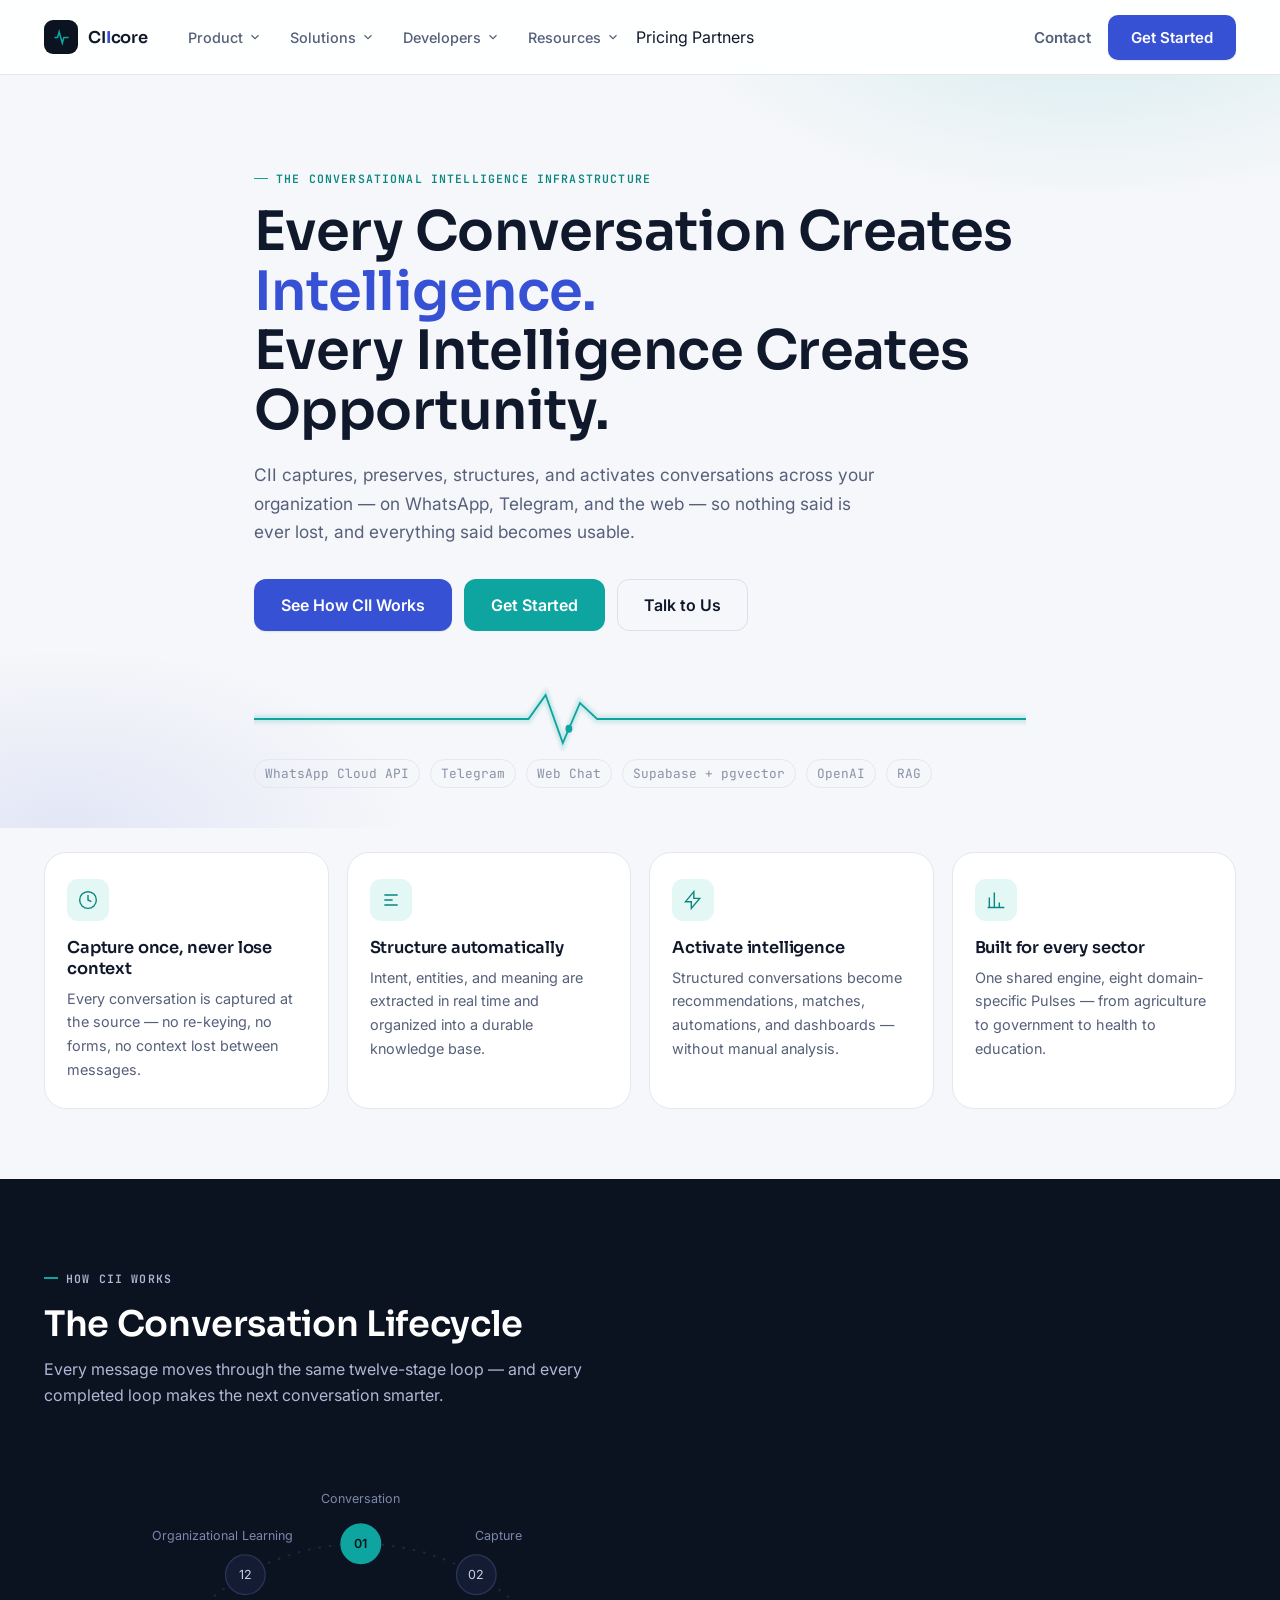
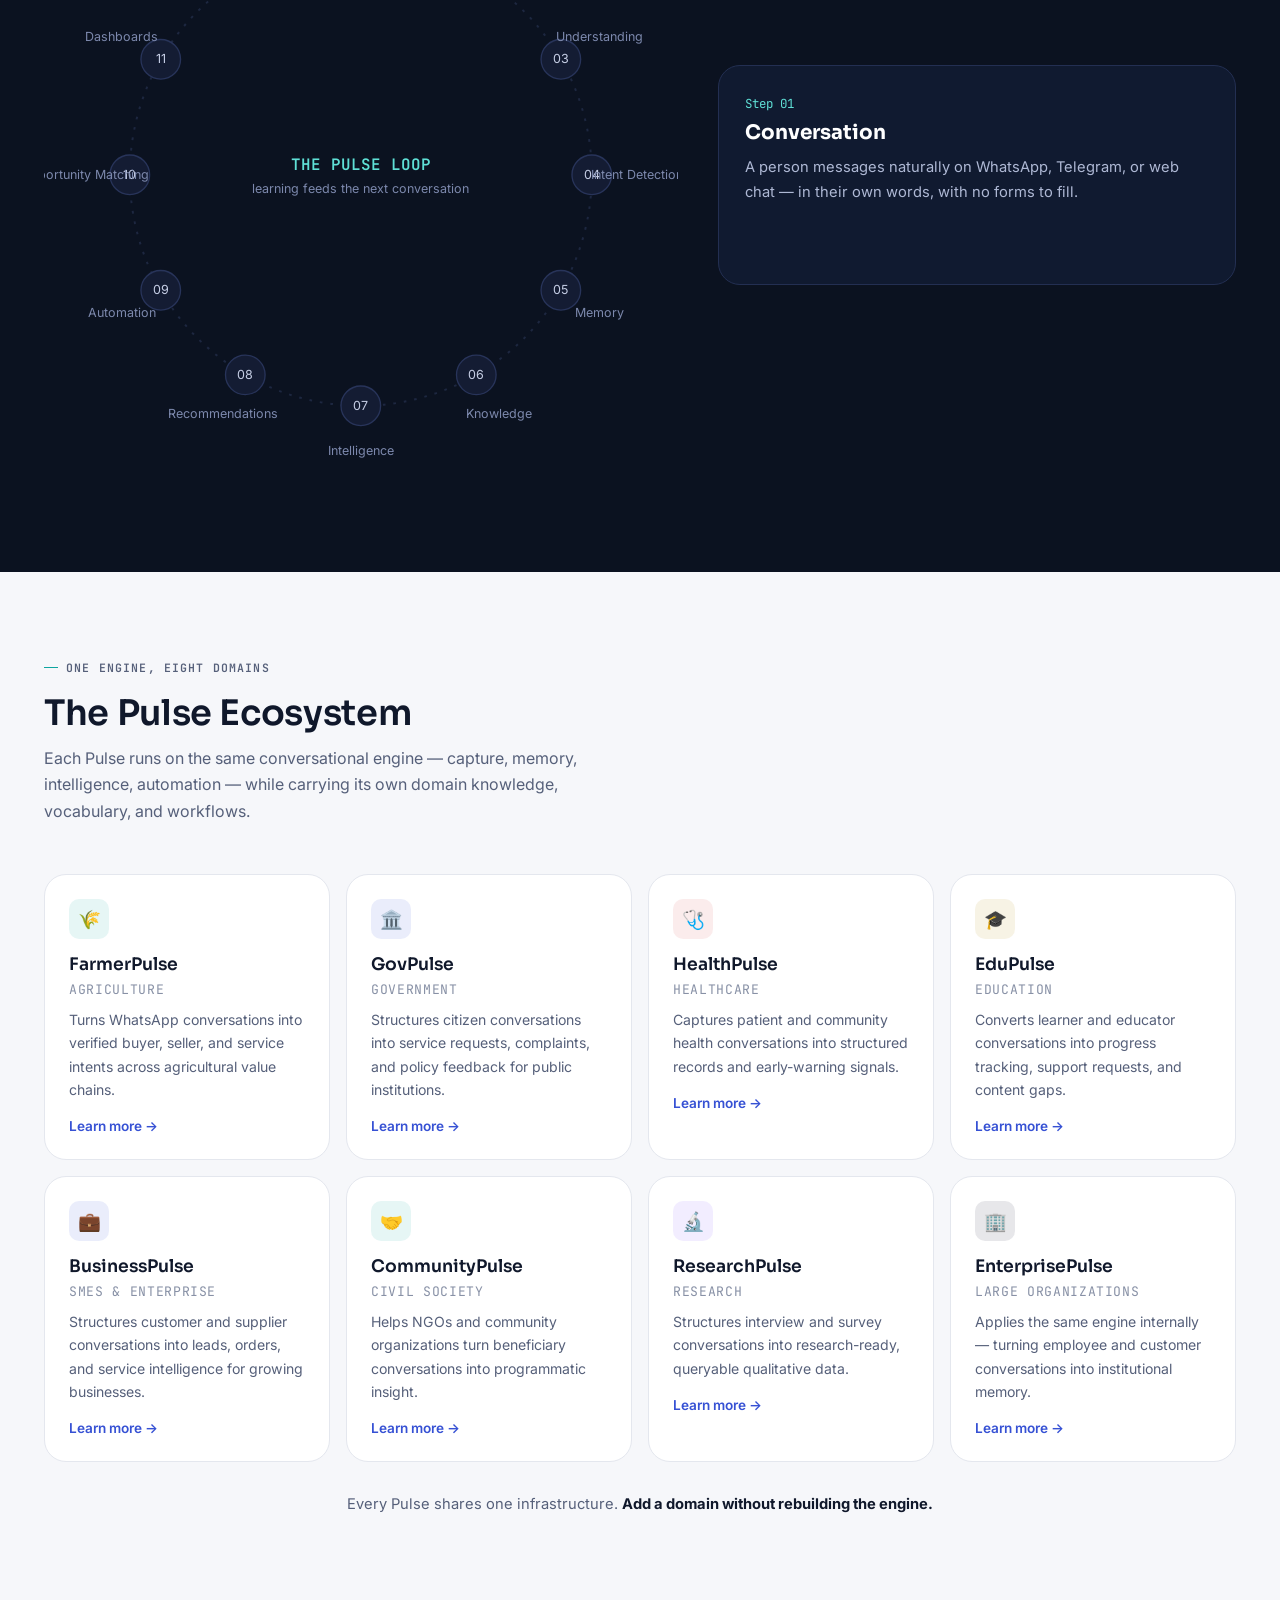
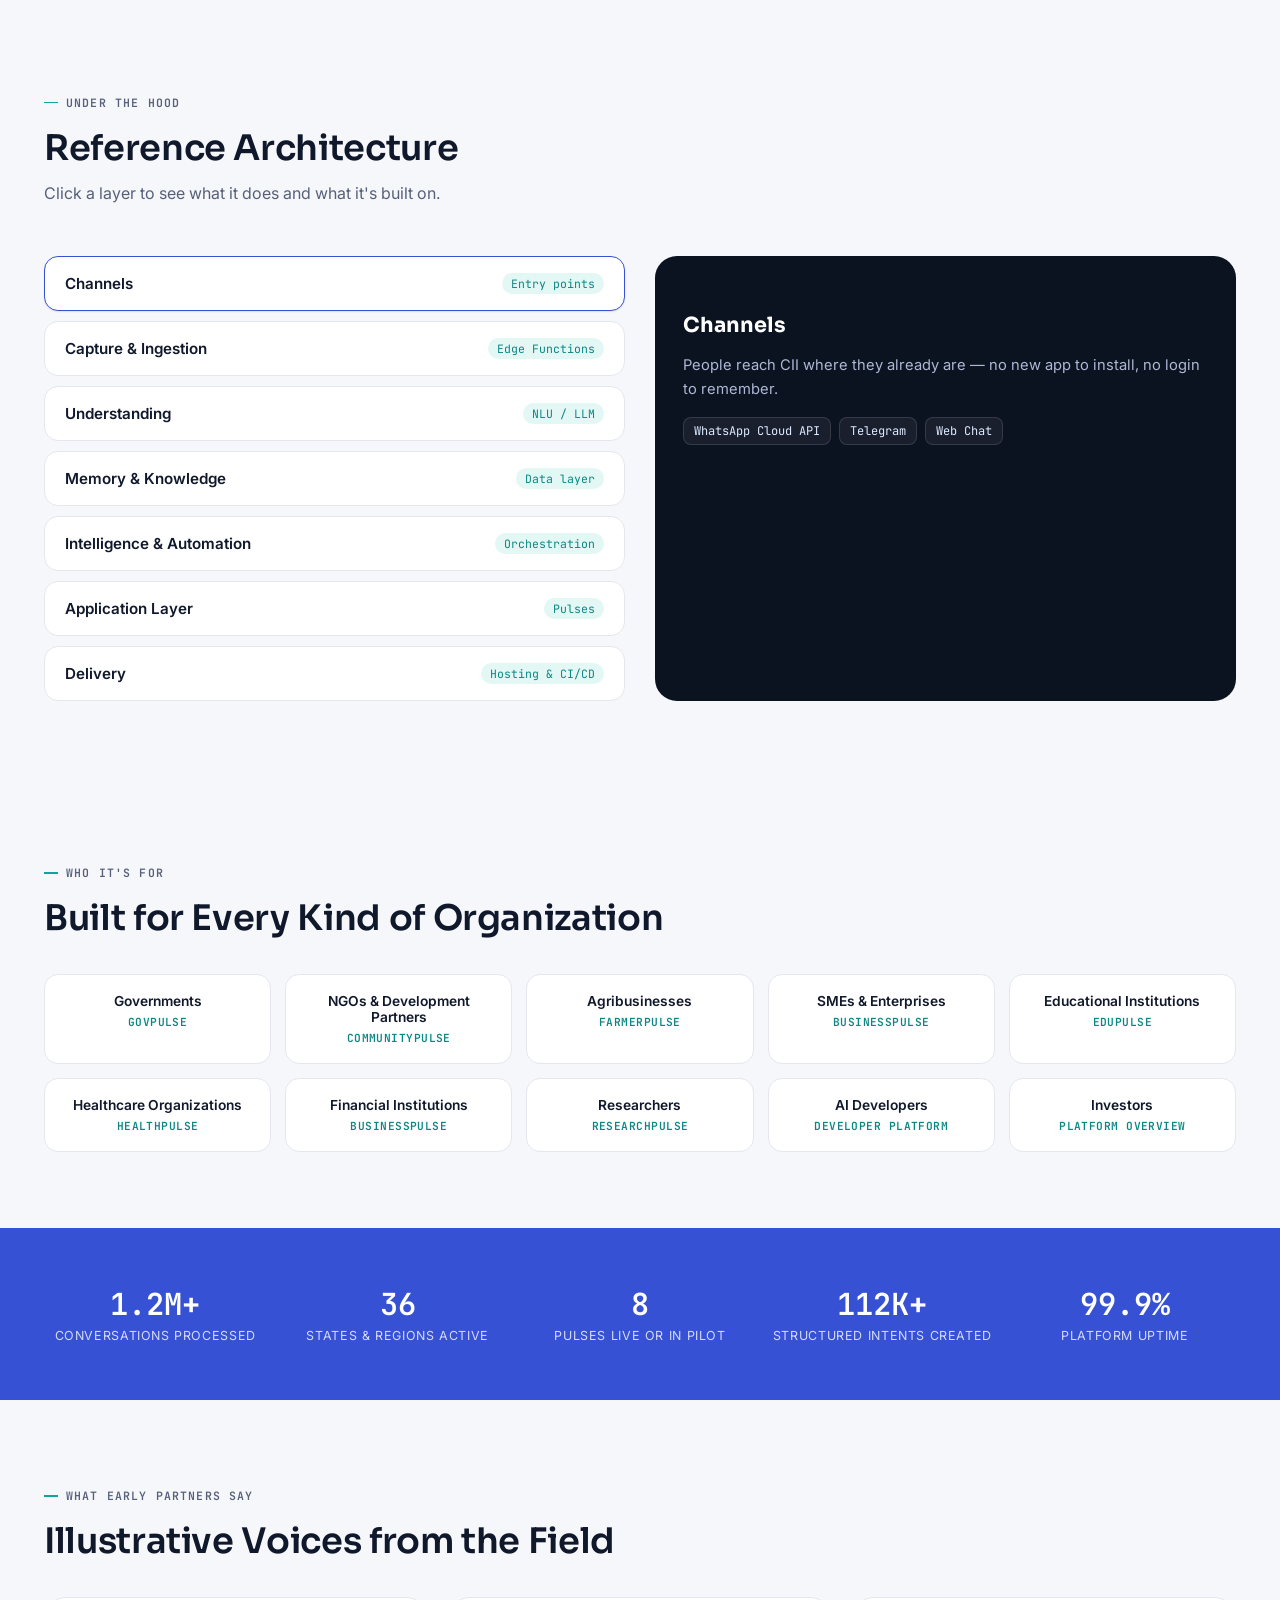
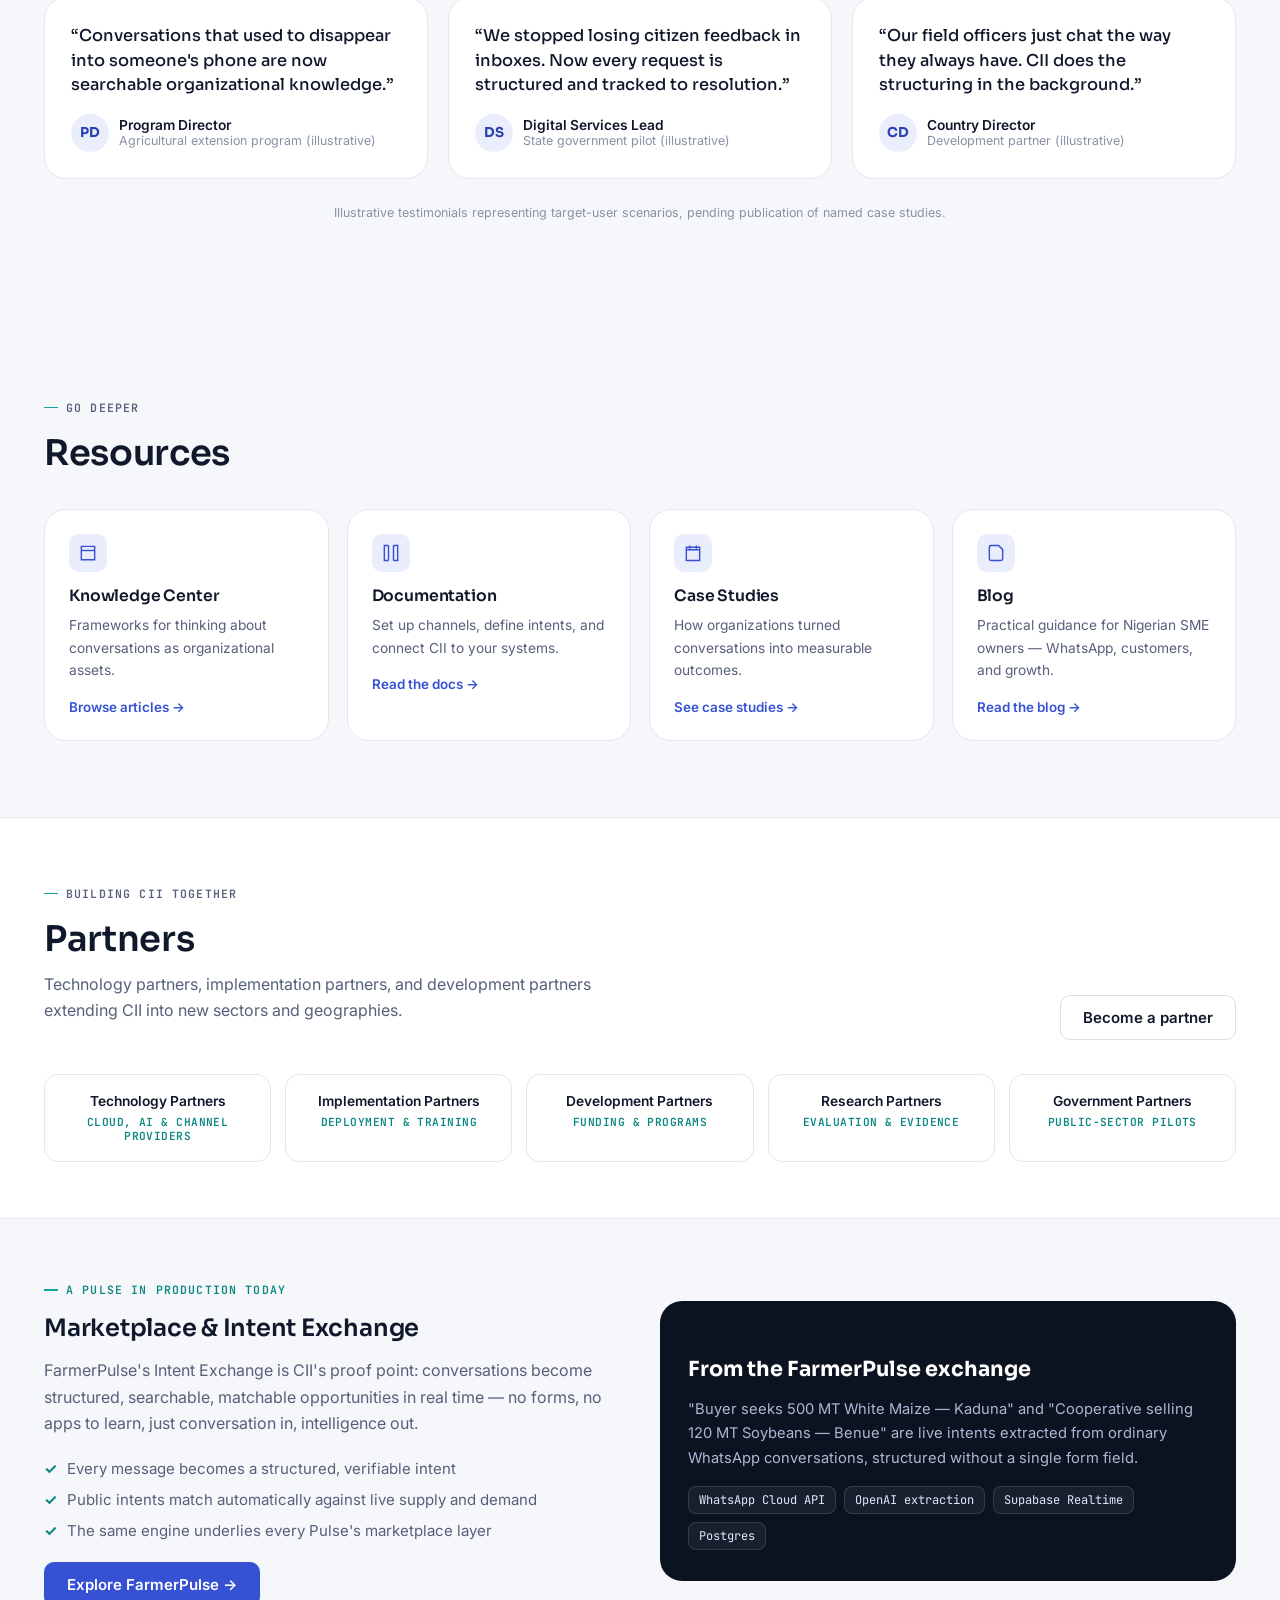
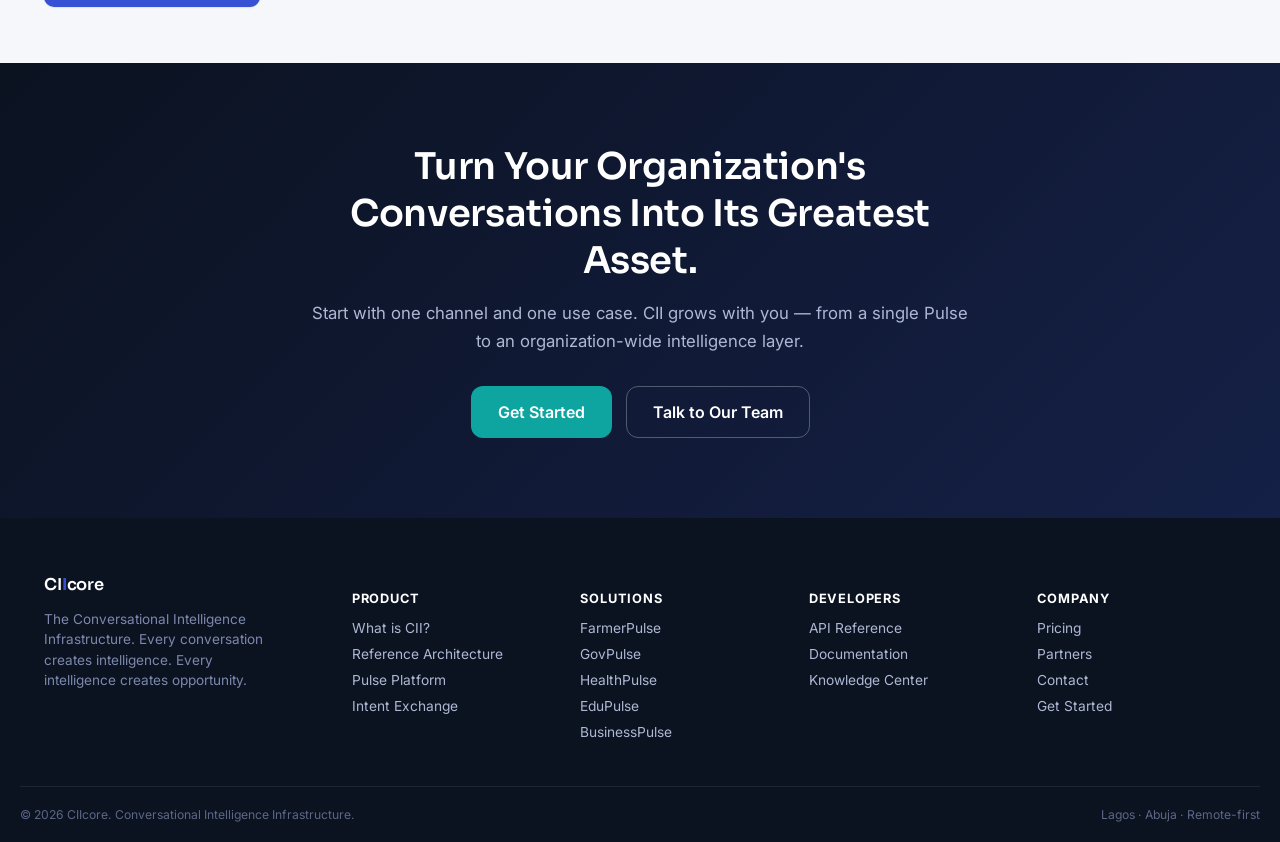
<file: index.html>
<!DOCTYPE html>
<html lang="en">
<head>
<meta charset="UTF-8" />
<meta name="viewport" content="width=device-width, initial-scale=1.0" />
<title>CII — Conversational Intelligence Infrastructure | Every Conversation Creates Intelligence</title>
<meta name="description" content="CII is the infrastructure layer that captures, structures, and activates conversations across organizations — turning WhatsApp, Telegram, and web chat into permanent organizational intelligence.">
<link rel="preconnect" href="https://fonts.googleapis.com">
<link href="https://fonts.googleapis.com/css2?family=Sora:wght@400;500;600;700&family=Inter:wght@400;500;600;700&family=JetBrains+Mono:wght@400;500;600&display=swap" rel="stylesheet">
<link rel="stylesheet" href="styles.css">
</head>
<body>

<!-- ============ HEADER ============ -->
<header class="site-header">
  <div class="container header__inner">
    <a href="index.html" class="brand">
      <span class="brand__mark"><svg viewBox="0 0 24 24" fill="none" stroke="currentColor" stroke-width="2"><path d="M3 12h4l2-7 4 14 2-7h6"/></svg></span>
      <span class="brand__name">CI<b>I</b>core</span>
    </a>

    <nav class="main-nav" id="mainNav">
      <div class="nav-item">
        <button aria-expanded="false">Product <svg viewBox="0 0 24 24" stroke="currentColor" fill="none" stroke-width="2"><path d="M6 9l6 6 6-6"/></svg></button>
        <div class="mega">
          <a href="what-is-cii.html">What is CII? <span>The infrastructure layer, explained</span></a>
          <a href="what-is-cii.html#architecture">Reference Architecture <span>Channels → memory → intelligence</span></a>
          <a href="pulse-platform.html">Pulse Platform <span>One engine, every domain</span></a>
          <a href="index.html#marketplace">Marketplace &amp; Intent Exchange <span>Opportunity matching, live</span></a>
        </div>
      </div>
      <div class="nav-item">
        <button aria-expanded="false">Solutions <svg viewBox="0 0 24 24" stroke="currentColor" fill="none" stroke-width="2"><path d="M6 9l6 6 6-6"/></svg></button>
        <div class="mega mega--wide">
          <a href="pulse-platform.html#farmerpulse">FarmerPulse <span>Agriculture &amp; agribusiness</span></a>
          <a href="pulse-platform.html#govpulse">GovPulse <span>Government &amp; public service</span></a>
          <a href="pulse-platform.html#healthpulse">HealthPulse <span>Health systems &amp; NGOs</span></a>
          <a href="pulse-platform.html#edupulse">EduPulse <span>Education &amp; training</span></a>
          <a href="pulse-platform.html#businesspulse">BusinessPulse <span>SMEs &amp; enterprise</span></a>
          <a href="pulse-platform.html#more">CommunityPulse, ResearchPulse, EnterprisePulse <span>See all eight</span></a>
        </div>
      </div>
      <div class="nav-item">
        <button aria-expanded="false">Developers <svg viewBox="0 0 24 24" stroke="currentColor" fill="none" stroke-width="2"><path d="M6 9l6 6 6-6"/></svg></button>
        <div class="mega">
          <a href="developers.html">API &amp; Developers <span>REST + realtime, SDKs</span></a>
          <a href="developers.html#docs">Documentation <span>Guides &amp; references</span></a>
          <a href="developers.html#knowledge">Knowledge Center <span>Concepts &amp; best practice</span></a>
        </div>
      </div>
      <div class="nav-item">
        <button aria-expanded="false">Resources <svg viewBox="0 0 24 24" stroke="currentColor" fill="none" stroke-width="2"><path d="M6 9l6 6 6-6"/></svg></button>
        <div class="mega">
          <a href="index.html#case-studies">Case Studies <span>Real deployments, real impact</span></a>
          <a href="blog.html">Blog <span>Practical guidance for Nigerian SME owners</span></a>
          <a href="index.html#resources">Knowledge Center <span>Frameworks &amp; explainers</span></a>
        </div>
      </div>
      <a href="pricing.html">Pricing</a>
      <a href="index.html#partners">Partners</a>
    </nav>

    <div class="header__actions">
      <a href="contact.html" class="btn btn--ghost">Contact</a>
      <a href="get-started.html" class="btn btn--primary">Get Started</a>
    </div>
    <button class="hamburger" id="hamburger" aria-label="Menu"><span></span><span></span><span></span></button>
  </div>
</header>

<main>

<!-- ============ HERO ============ -->
<section class="hero">
  <div class="hero__bg" aria-hidden="true"></div>
  <div class="container hero__inner">
    <p class="eyebrow">The Conversational Intelligence Infrastructure</p>
    <h1 class="hero__headline">Every Conversation Creates <span class="hl">Intelligence.</span><br>Every Intelligence Creates Opportunity.</h1>
    <p class="hero__sub">CII captures, preserves, structures, and activates conversations across your organization — on WhatsApp, Telegram, and the web — so nothing said is ever lost, and everything said becomes usable.</p>
    <div class="hero__actions">
      <a href="#how-it-works" class="btn btn--primary btn--lg">See How CII Works</a>
      <a href="get-started.html" class="btn btn--pulse btn--lg">Get Started</a>
      <a href="contact.html" class="btn btn--outline btn--lg">Talk to Us</a>
    </div>

    <svg class="pulse-line" viewBox="0 0 900 64" preserveAspectRatio="none" aria-hidden="true">
      <path class="glow" d="M0 32 H320 L340 8 L360 56 L380 16 L400 32 H900"/>
      <path id="pulsePath" d="M0 32 H320 L340 8 L360 56 L380 16 L400 32 H900"/>
      <circle class="pulse-line-dot" id="pulseDot" cx="0" cy="32"/>
    </svg>

    <div class="hero__trust">
      <span>WhatsApp Cloud API</span><span>Telegram</span><span>Web Chat</span><span>Supabase + pgvector</span><span>OpenAI</span><span>RAG</span>
    </div>
  </div>
</section>

<!-- ============ VALUE PROPS ============ -->
<section class="value-props">
  <div class="container">
    <div class="value-grid">
      <div class="value-card">
        <div class="value-card__icon"><svg class="icon" viewBox="0 0 24 24"><path d="M12 2a10 10 0 1 0 0 20 10 10 0 0 0 0-20zM12 6v6l4 2"/></svg></div>
        <h3>Capture once, never lose context</h3>
        <p>Every conversation is captured at the source — no re-keying, no forms, no context lost between messages.</p>
      </div>
      <div class="value-card">
        <div class="value-card__icon"><svg class="icon" viewBox="0 0 24 24"><path d="M4 6h16M4 12h10M4 18h16"/></svg></div>
        <h3>Structure automatically</h3>
        <p>Intent, entities, and meaning are extracted in real time and organized into a durable knowledge base.</p>
      </div>
      <div class="value-card">
        <div class="value-card__icon"><svg class="icon" viewBox="0 0 24 24"><path d="M13 2 3 14h7v8l10-12h-7z"/></svg></div>
        <h3>Activate intelligence</h3>
        <p>Structured conversations become recommendations, matches, automations, and dashboards — without manual analysis.</p>
      </div>
      <div class="value-card">
        <div class="value-card__icon"><svg class="icon" viewBox="0 0 24 24"><path d="M4 21V9M10 21V3M16 21v-6M22 21H2"/></svg></div>
        <h3>Built for every sector</h3>
        <p>One shared engine, eight domain-specific Pulses — from agriculture to government to health to education.</p>
      </div>
    </div>
  </div>
</section>

<!-- ============ HOW CII WORKS — LIFECYCLE LOOP ============ -->
<section class="lifecycle" id="how-it-works">
  <div class="container">
    <div class="section-head">
      <div>
        <p class="eyebrow eyebrow--onDark">How CII works</p>
        <h2>The Conversation Lifecycle</h2>
        <p>Every message moves through the same twelve-stage loop — and every completed loop makes the next conversation smarter.</p>
      </div>
    </div>
    <div class="lifecycle-wrap">
      <svg class="loop-svg" viewBox="0 0 480 480" id="loopSvg"></svg>
      <div class="loop-detail" id="loopDetail">
        <span class="step-num">Step 01</span>
        <h4>Conversation</h4>
        <p>A person messages naturally on WhatsApp, Telegram, or web chat — in their own words, with no forms to fill.</p>
      </div>
    </div>
  </div>
</section>

<!-- ============ PULSE ECOSYSTEM ============ -->
<section class="ecosystem" id="pulses">
  <div class="container">
    <div class="section-head">
      <div>
        <p class="eyebrow">One engine, eight domains</p>
        <h2>The Pulse Ecosystem</h2>
        <p>Each Pulse runs on the same conversational engine — capture, memory, intelligence, automation — while carrying its own domain knowledge, vocabulary, and workflows.</p>
      </div>
    </div>
    <div class="pulse-grid" id="pulseGrid"></div>
    <p class="ecosystem__note">Every Pulse shares one infrastructure. <strong>Add a domain without rebuilding the engine.</strong></p>
  </div>
</section>

<!-- ============ ARCHITECTURE ============ -->
<section class="architecture" id="architecture">
  <div class="container">
    <div class="section-head">
      <div>
        <p class="eyebrow">Under the hood</p>
        <h2>Reference Architecture</h2>
        <p>Click a layer to see what it does and what it's built on.</p>
      </div>
    </div>
    <div class="arch-wrap">
      <div class="arch-stack" id="archStack"></div>
      <div class="arch-detail" id="archDetail"></div>
    </div>
  </div>
</section>

<!-- ============ INDUSTRY SOLUTIONS ============ -->
<section class="solutions">
  <div class="container">
    <div class="section-head">
      <div>
        <p class="eyebrow">Who it's for</p>
        <h2>Built for Every Kind of Organization</h2>
      </div>
    </div>
    <div class="solutions-grid" id="solutionsGrid"></div>
  </div>
</section>

<!-- ============ METRICS ============ -->
<section class="metrics">
  <div class="container metrics-grid" id="metricsGrid"></div>
</section>

<!-- ============ TESTIMONIALS ============ -->
<section class="testimonials">
  <div class="container">
    <div class="section-head">
      <div>
        <p class="eyebrow">What early partners say</p>
        <h2>Illustrative Voices from the Field</h2>
      </div>
    </div>
    <div class="testimonial-grid" id="testimonialGrid"></div>
    <p class="testimonials__disclaimer">Illustrative testimonials representing target-user scenarios, pending publication of named case studies.</p>
  </div>
</section>

<!-- ============ RESOURCES ============ -->
<section class="resources" id="resources">
  <div class="container">
    <div class="section-head">
      <div>
        <p class="eyebrow">Go deeper</p>
        <h2>Resources</h2>
      </div>
    </div>
    <div class="resources-grid">
      <div class="resource-card">
        <div class="resource-card__icon"><svg class="icon" viewBox="0 0 24 24"><path d="M4 4h16v16H4z"/><path d="M4 9h16"/></svg></div>
        <h3>Knowledge Center</h3>
        <p>Frameworks for thinking about conversations as organizational assets.</p>
        <a href="#resources">Browse articles →</a>
      </div>
      <div class="resource-card">
        <div class="resource-card__icon"><svg class="icon" viewBox="0 0 24 24"><path d="M9 3H4v18h5M15 3h5v18h-5M9 3v18M15 3v18"/></svg></div>
        <h3>Documentation</h3>
        <p>Set up channels, define intents, and connect CII to your systems.</p>
        <a href="developers.html">Read the docs →</a>
      </div>
      <div class="resource-card">
        <div class="resource-card__icon"><svg class="icon" viewBox="0 0 24 24"><path d="M8 3v4M16 3v4M4 8h16M4 5h16v16H4z"/></svg></div>
        <h3 id="case-studies">Case Studies</h3>
        <p>How organizations turned conversations into measurable outcomes.</p>
        <a href="#case-studies">See case studies →</a>
      </div>
      <div class="resource-card">
        <div class="resource-card__icon"><svg class="icon" viewBox="0 0 24 24"><path d="M4 19V5a2 2 0 0 1 2-2h9l5 5v11a2 2 0 0 1-2 2H6a2 2 0 0 1-2-2z"/></svg></div>
        <h3 id="blog">Blog</h3>
        <p>Practical guidance for Nigerian SME owners — WhatsApp, customers, and growth.</p>
        <a href="blog.html">Read the blog →</a>
      </div>
    </div>
  </div>
</section>

<!-- ============ PARTNERS ============ -->
<section class="content-section content-section--alt" id="partners">
  <div class="container">
    <div class="section-head">
      <div>
        <p class="eyebrow">Building CII together</p>
        <h2>Partners</h2>
        <p>Technology partners, implementation partners, and development partners extending CII into new sectors and geographies.</p>
      </div>
      <a href="contact.html" class="btn btn--outline">Become a partner</a>
    </div>
    <div class="solutions-grid" id="partnersGrid"></div>
  </div>
</section>

<!-- ============ MARKETPLACE TEASER ============ -->
<section class="content-section" id="marketplace">
  <div class="container two-col">
    <div>
      <p class="eyebrow">A Pulse in production today</p>
      <h2>Marketplace &amp; Intent Exchange</h2>
      <p style="color:var(--text-soft);margin:14px 0 22px;">FarmerPulse's Intent Exchange is CII's proof point: conversations become structured, searchable, matchable opportunities in real time — no forms, no apps to learn, just conversation in, intelligence out.</p>
      <ul class="check-list">
        <li>Every message becomes a structured, verifiable intent</li>
        <li>Public intents match automatically against live supply and demand</li>
        <li>The same engine underlies every Pulse's marketplace layer</li>
      </ul>
      <a href="pulse-platform.html#farmerpulse" class="btn btn--primary" style="margin-top:22px;">Explore FarmerPulse →</a>
    </div>
    <div class="arch-detail" style="background:var(--ink);">
      <h4>From the FarmerPulse exchange</h4>
      <p>"Buyer seeks 500 MT White Maize — Kaduna" and "Cooperative selling 120 MT Soybeans — Benue" are live intents extracted from ordinary WhatsApp conversations, structured without a single form field.</p>
      <div class="arch-detail__tech"><span>WhatsApp Cloud API</span><span>OpenAI extraction</span><span>Supabase Realtime</span><span>Postgres</span></div>
    </div>
  </div>
</section>

<!-- ============ FINAL CTA ============ -->
<section class="final-cta" id="get-started">
  <div class="container final-cta__inner">
    <h2>Turn Your Organization's Conversations Into Its Greatest Asset.</h2>
    <p>Start with one channel and one use case. CII grows with you — from a single Pulse to an organization-wide intelligence layer.</p>
    <div class="final-cta__actions">
      <a href="get-started.html" class="btn btn--pulse btn--lg">Get Started</a>
      <a href="contact.html" class="btn btn--outline btn--onDark btn--lg">Talk to Our Team</a>
    </div>
  </div>
</section>

</main>

<!-- ============ FOOTER ============ -->
<footer class="site-footer">
  <div class="container footer__grid">
    <div class="footer__brand">
      <span class="brand__name">CI<b>I</b>core</span>
      <p>The Conversational Intelligence Infrastructure. Every conversation creates intelligence. Every intelligence creates opportunity.</p>
    </div>
    <div>
      <h4>Product</h4>
      <a href="what-is-cii.html">What is CII?</a><a href="what-is-cii.html#architecture">Reference Architecture</a><a href="pulse-platform.html">Pulse Platform</a><a href="index.html#marketplace">Intent Exchange</a>
    </div>
    <div>
      <h4>Solutions</h4>
      <a href="pulse-platform.html#farmerpulse">FarmerPulse</a><a href="pulse-platform.html#govpulse">GovPulse</a><a href="pulse-platform.html#healthpulse">HealthPulse</a><a href="pulse-platform.html#edupulse">EduPulse</a><a href="pulse-platform.html#businesspulse">BusinessPulse</a>
    </div>
    <div>
      <h4>Developers</h4>
      <a href="developers.html">API Reference</a><a href="developers.html#docs">Documentation</a><a href="#resources">Knowledge Center</a>
    </div>
    <div>
      <h4>Company</h4>
      <a href="pricing.html">Pricing</a><a href="#partners">Partners</a><a href="contact.html">Contact</a><a href="get-started.html">Get Started</a>
    </div>
  </div>
  <div class="container footer__bottom">
    <span>© 2026 CIIcore. Conversational Intelligence Infrastructure.</span>
    <span>Lagos · Abuja · Remote-first</span>
  </div>
</footer>

<script src="script.js"></script>
</body>
</html>
</file>
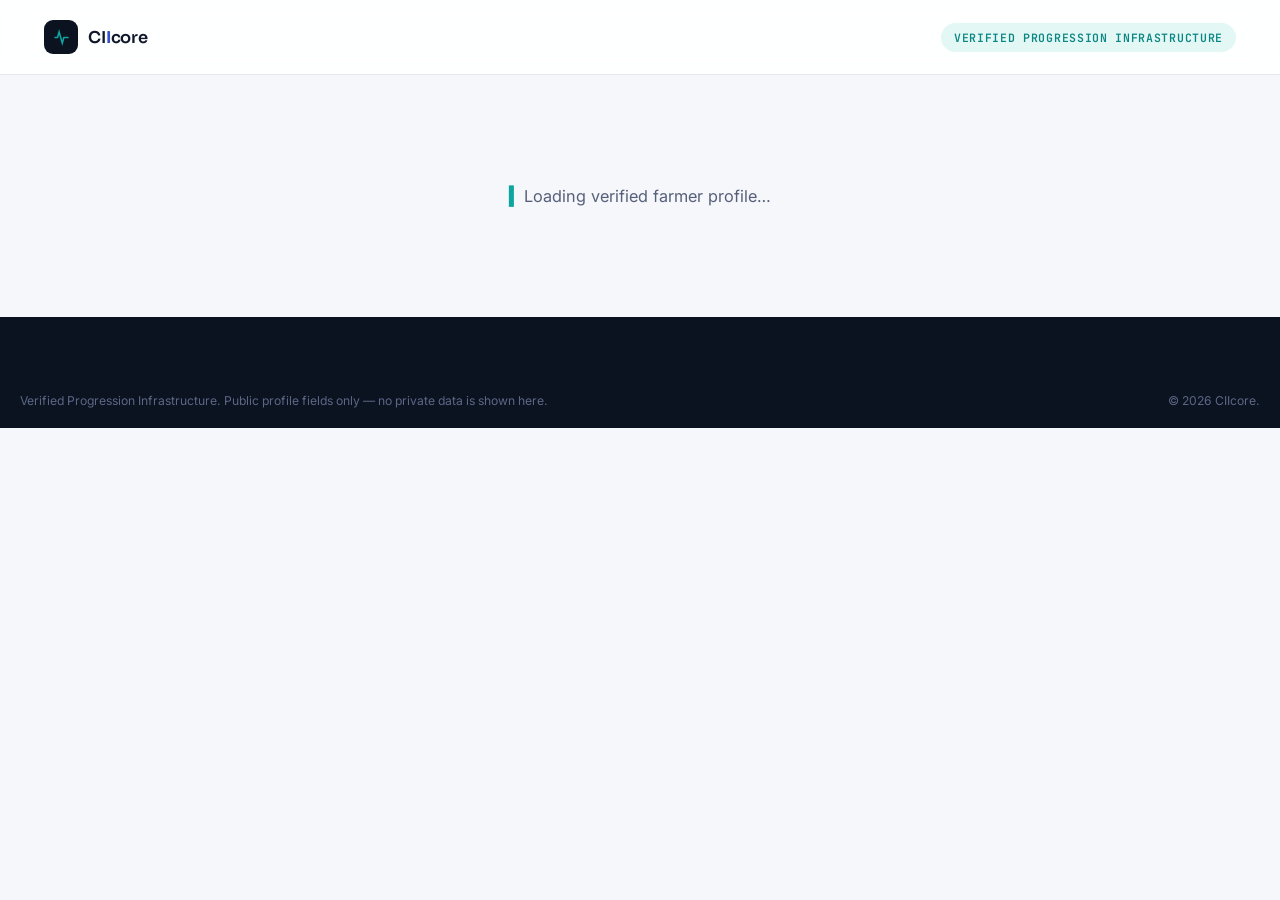
<file: farmer/index.html>
<!DOCTYPE html>
<html lang="en">
<head>
<meta charset="UTF-8">
<meta name="viewport" content="width=device-width, initial-scale=1.0">
<title>Verified Farmer Profile | CII VPI</title>
<meta name="description" content="Verified Progression Infrastructure — public farmer profile showing verified interventions, evidence and progression.">
<link rel="preconnect" href="https://fonts.googleapis.com">
<link href="https://fonts.googleapis.com/css2?family=Sora:wght@400;500;600;700&family=Inter:wght@400;500;600;700&family=JetBrains+Mono:wght@400;500;600&display=swap" rel="stylesheet">
<link rel="stylesheet" href="/styles.css">
<link rel="stylesheet" href="/farmer/farmer.css">
</head>
<body>

<header class="site-header">
  <div class="container header__inner">
    <a href="/" class="brand">
      <span class="brand__mark"><svg viewBox="0 0 24 24" fill="none" stroke="currentColor" stroke-width="2"><path d="M3 12h4l2-7 4 14 2-7h6"/></svg></span>
      <span class="brand__name">CI<b>I</b>core</span>
    </a>
    <span class="vpi-tag" style="margin-left:auto;">Verified Progression Infrastructure</span>
  </div>
</header>

<main id="main">

  <div id="farmerLoading" class="state-panel">
    <span class="terminal-caret" aria-hidden="true">▌</span> Loading verified farmer profile…
  </div>

  <div id="farmerNotFound" class="state-panel" hidden>
    <div class="container narrow">
      <h1>Farmer profile not found</h1>
      <p>We couldn't find a verified farmer profile for <strong id="farmerNotFoundCode"></strong>. Check the code on the farmer card, or scan the QR again.</p>
      <a href="/" class="btn btn--outline">Back to CII Core</a>
    </div>
  </div>

  <div id="farmerContent" hidden>

    <section class="farmer-hero">
      <div class="container farmer-hero-inner">
        <div>
          <span id="verifiedBadge" class="verified-badge">Verified Farmer</span>
          <h1 id="farmerName" class="profile-name"></h1>
          <p class="profile-code">Farmer ID <span id="farmerCode" class="mono"></span></p>
        </div>
        <a id="cardLink" href="#" class="btn btn--outline">View printable card</a>
      </div>
    </section>

    <div class="container farmer-content">

      <div class="profile-grid">
        <div class="profile-fact">
          <span class="fact-label">Enterprise</span>
          <span id="farmerEnterprise" class="fact-value"></span>
        </div>
        <div class="profile-fact">
          <span class="fact-label">Community</span>
          <span id="farmerCommunity" class="fact-value"></span>
        </div>
        <div class="profile-fact">
          <span class="fact-label">LGA</span>
          <span id="farmerLga" class="fact-value"></span>
        </div>
        <div class="profile-fact">
          <span class="fact-label">Farm size</span>
          <span id="farmerFarmSize" class="fact-value"></span>
        </div>
      </div>

      <section class="panel" style="margin-top:28px;">
        <div class="panel-head">
          <h2>Progression status</h2>
          <span id="progressionStatus" class="status-pill"></span>
        </div>
        <div class="stat-grid">
          <div class="stat-box">
            <span id="statInterventionTotal" class="stat-num"></span>
            <span class="stat-label">Interventions total</span>
          </div>
          <div class="stat-box">
            <span id="statInterventionVerified" class="stat-num"></span>
            <span class="stat-label">Progress verified</span>
          </div>
          <div class="stat-box">
            <span id="statInterventionPending" class="stat-num"></span>
            <span class="stat-label">Follow-up / awaiting</span>
          </div>
          <div class="stat-box">
            <span id="statInterventionIssues" class="stat-num"></span>
            <span class="stat-label">Issues reported</span>
          </div>
          <div class="stat-box">
            <span id="statEvidenceTotal" class="stat-num"></span>
            <span class="stat-label">Evidence submitted</span>
          </div>
          <div class="stat-box">
            <span id="statEvidenceVerified" class="stat-num"></span>
            <span class="stat-label">Evidence verified</span>
          </div>
          <div class="stat-box">
            <span id="statEvidenceAwaiting" class="stat-num"></span>
            <span class="stat-label">Evidence awaiting</span>
          </div>
          <div class="stat-box">
            <span id="statLatestVerified" class="stat-num stat-num-sm"></span>
            <span class="stat-label">Latest verified</span>
          </div>
        </div>
      </section>

      <section class="panel">
        <div class="panel-head">
          <h2>Interventions</h2>
        </div>
        <div id="interventionsList" class="interventions-list"></div>
      </section>

      <section class="panel vpi-explainer">
        <div class="panel-head">
          <h2>What is Verified Progression Infrastructure?</h2>
        </div>
        <div class="flow-diagram" role="img" aria-label="Participant leads to intervention, then evidence, then verification, then progression">
          <div class="flow-step"><span>Participant</span></div>
          <div class="flow-arrow" aria-hidden="true">→</div>
          <div class="flow-step"><span>Intervention</span></div>
          <div class="flow-arrow" aria-hidden="true">→</div>
          <div class="flow-step"><span>Evidence</span></div>
          <div class="flow-arrow" aria-hidden="true">→</div>
          <div class="flow-step"><span>Verification</span></div>
          <div class="flow-arrow" aria-hidden="true">→</div>
          <div class="flow-step flow-step-core"><span>Progression</span></div>
        </div>
        <p class="vpi-copy">
          Every field on this page traces back to a verified record — an intervention that was assigned,
          evidence that was submitted, and a verification step that confirmed it happened. Nothing here is
          self-reported without a check. This is what VPI makes visible: not just that support was given,
          but that progress actually followed.
        </p>
      </section>

    </div>
  </div>

</main>

<footer class="site-footer">
  <div class="container footer__bottom" style="border-top:none;">
    <span>Verified Progression Infrastructure. Public profile fields only — no private data is shown here.</span>
    <span>&copy; 2026 CIIcore.</span>
  </div>
</footer>

<script src="/farmer/farmer.js"></script>
</body>
</html>
</file>
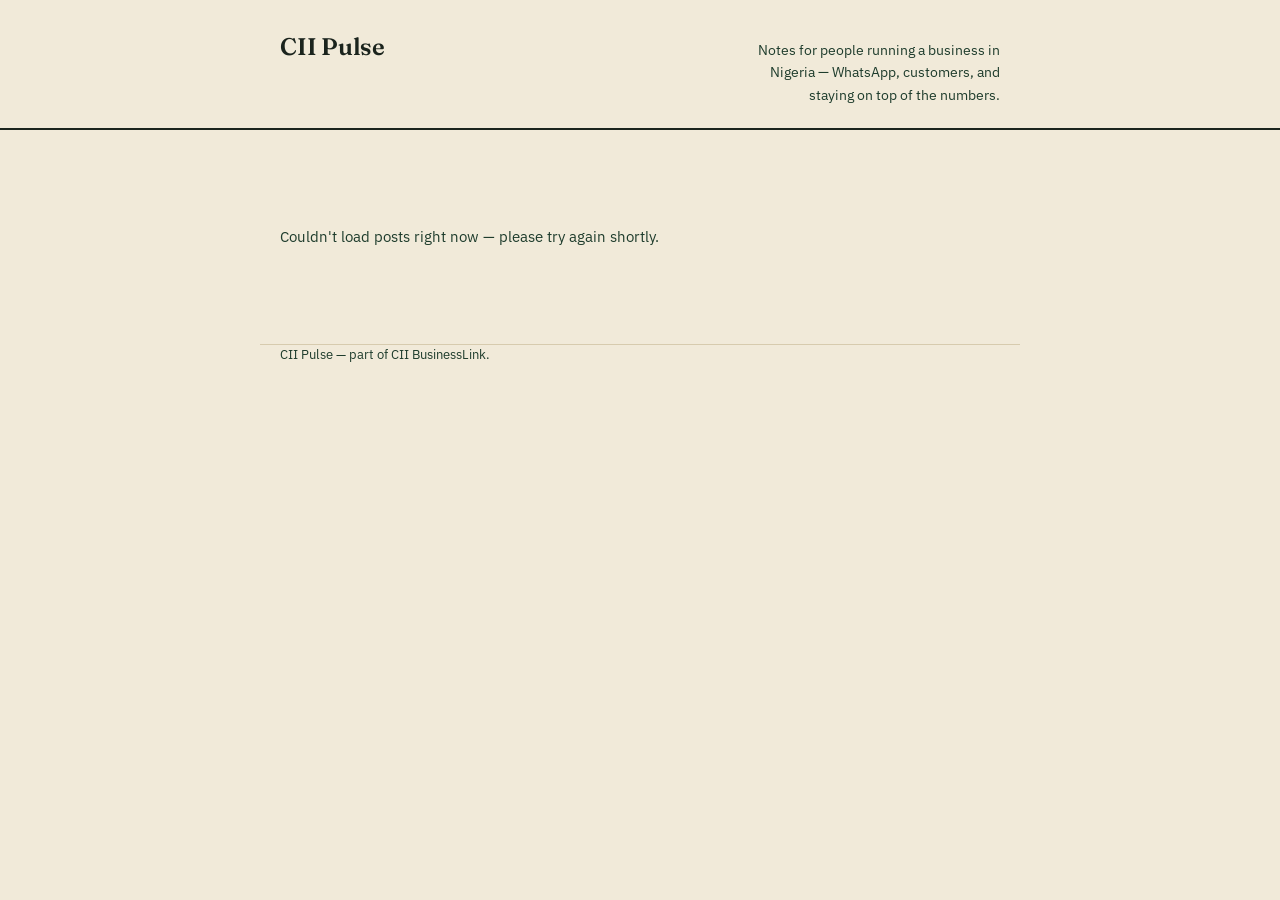
<file: blog.html>
<!DOCTYPE html>
<html lang="en">
<head>
<meta charset="utf-8">
<meta name="viewport" content="width=device-width, initial-scale=1">
<title>CII Pulse — Notes for Nigerian business owners</title>
<meta name="description" content="Practical notes on running a business in Nigeria — WhatsApp, customers, storefronts, and staying on top of the numbers.">
<link rel="preconnect" href="https://fonts.googleapis.com">
<link rel="preconnect" href="https://fonts.gstatic.com" crossorigin>
<link href="https://fonts.googleapis.com/css2?family=Fraunces:opsz,wght@9..144,400;9..144,500;9..144,600;9..144,700&family=IBM+Plex+Sans:wght@400;500;600&display=swap" rel="stylesheet">
<style>
  :root {
    --paper: #F1EAD9;
    --ink: #1B241D;
    --forest: #2E5741;
    --forest-deep: #1E3C2C;
    --clay: #BD5A28;
    --gold: #A97A24;
    --line: #D7CBAE;
    --card: #FBF8F0;
    box-sizing: border-box;
  }
  * { box-sizing: inherit; }
  html, body { margin: 0; padding: 0; }
  body {
    background: var(--paper);
    color: var(--ink);
    font-family: "IBM Plex Sans", -apple-system, sans-serif;
    line-height: 1.55;
    -webkit-font-smoothing: antialiased;
  }
  a { color: inherit; }

  .wrap { max-width: 760px; margin: 0 auto; padding: 0 20px; }

  /* Masthead */
  header.masthead {
    border-bottom: 2px solid var(--ink);
    padding: 28px 0 22px;
  }
  header.masthead .wrap { display: flex; align-items: baseline; justify-content: space-between; gap: 16px; flex-wrap: wrap; }
  .site-name {
    font-family: "Fraunces", serif;
    font-weight: 600;
    font-size: 1.5rem;
    letter-spacing: -0.01em;
    margin: 0;
  }
  .site-tagline {
    font-size: 0.9rem;
    color: var(--forest-deep);
    max-width: 34ch;
    text-align: right;
    margin: 0;
  }
  @media (max-width: 560px) {
    .site-tagline { text-align: left; max-width: none; }
  }

  main { padding: 36px 0 80px; }

  /* Featured post */
  .featured { display: block; text-decoration: none; margin-bottom: 48px; }
  .featured img {
    width: 100%; aspect-ratio: 16/9; object-fit: cover;
    border-radius: 2px;
    background: var(--line);
    display: block;
    margin-bottom: 18px;
  }
  .featured h1 {
    font-family: "Fraunces", serif;
    font-optical-sizing: auto;
    font-weight: 700;
    font-size: clamp(1.7rem, 4vw, 2.6rem);
    line-height: 1.08;
    letter-spacing: -0.015em;
    margin: 0 0 12px;
    color: var(--ink);
  }
  .featured .excerpt {
    font-size: 1.05rem;
    color: #3B4A3E;
    max-width: 58ch;
    margin: 0 0 10px;
  }
  .meta {
    font-size: 0.82rem;
    color: var(--forest-deep);
  }

  /* Reading list */
  .list-heading {
    font-family: "Fraunces", serif;
    font-weight: 600;
    font-size: 1.05rem;
    margin: 0 0 4px;
    padding-top: 8px;
  }
  ul.reading-list { list-style: none; margin: 8px 0 0; padding: 0; }
  ul.reading-list li {
    border-top: 1px solid var(--line);
    padding: 20px 0;
  }
  ul.reading-list li:last-child { border-bottom: 1px solid var(--line); }
  .entry { display: flex; gap: 20px; text-decoration: none; align-items: flex-start; }
  .entry-text { flex: 1; min-width: 0; }
  .entry h2 {
    font-family: "Fraunces", serif;
    font-weight: 600;
    font-size: 1.2rem;
    line-height: 1.25;
    margin: 0 0 6px;
    letter-spacing: -0.01em;
  }
  .entry .excerpt { font-size: 0.94rem; color: #4A574C; margin: 0 0 8px; }
  .entry img {
    width: 92px; height: 92px; object-fit: cover; border-radius: 2px;
    flex-shrink: 0; background: var(--line);
  }
  @media (max-width: 480px) {
    .entry img { width: 68px; height: 68px; }
    .entry h2 { font-size: 1.06rem; }
  }

  /* Article view */
  .article { display: none; }
  .article.active { display: block; }
  #home.hidden { display: none; }
  .back-link {
    display: inline-block; margin-bottom: 22px;
    font-size: 0.9rem; color: var(--forest-deep); text-decoration: none;
    border-bottom: 1px solid var(--forest-deep);
  }
  .article img.hero { width: 100%; aspect-ratio: 16/9; object-fit: cover; border-radius: 2px; margin-bottom: 22px; background: var(--line); }
  .article h1 {
    font-family: "Fraunces", serif; font-weight: 700;
    font-size: clamp(1.6rem, 4vw, 2.3rem); line-height: 1.1;
    letter-spacing: -0.015em; margin: 0 0 10px;
  }
  .article .meta { margin-bottom: 28px; }
  .article .body { font-size: 1.05rem; color: #263329; max-width: 66ch; }
  .article .body p { margin: 0 0 1.2em; }
  .article .body h2 { font-family: "Fraunces", serif; font-size: 1.3rem; margin: 1.6em 0 0.6em; }
  .article .body h3 { font-family: "Fraunces", serif; font-size: 1.1rem; margin: 1.4em 0 0.5em; }

  .empty, .loading { color: var(--forest-deep); font-size: 0.95rem; padding: 40px 0; }

  footer { border-top: 1px solid var(--line); padding: 24px 0; font-size: 0.82rem; color: var(--forest-deep); }

  @media (prefers-reduced-motion: no-preference) {
    .featured, .entry { transition: opacity 0.15s ease; }
    .featured:hover, .entry:hover { opacity: 0.86; }
  }
</style>
</head>
<body>

<header class="masthead">
  <div class="wrap">
    <p class="site-name"><a href="index.html" style="text-decoration:none;color:inherit;">CII Pulse</a></p>
    <p class="site-tagline">Notes for people running a business in Nigeria — WhatsApp, customers, and staying on top of the numbers.</p>
  </div>
</header>

<main class="wrap">
  <div id="home">
    <div id="content-area" class="loading">Loading posts&hellip;</div>
  </div>

  <div id="article-container"></div>
</main>

<footer class="wrap">
  CII Pulse — part of CII BusinessLink.
</footer>

<script>
(function () {
  var SUPABASE_URL = "https://jmltamnqlqewwsqvcvme.supabase.co";
  var SUPABASE_KEY = "sb_publishable_QwCPLC4A9cTLtMXDXsTGdg_Pya6NdCA";

  var contentArea = document.getElementById("content-area");
  var homeEl = document.getElementById("home");
  var articleContainer = document.getElementById("article-container");
  var posts = [];

  function esc(s) {
    var d = document.createElement("div");
    d.textContent = s == null ? "" : s;
    return d.innerHTML;
  }

  function fmtDate(iso) {
    if (!iso) return "";
    var d = new Date(iso);
    return d.toLocaleDateString("en-GB", { day: "numeric", month: "short", year: "numeric" });
  }

  // Minimal markdown-ish renderer: paragraphs + ## / ### headings. Content is
  // written by the drafting pipeline, not arbitrary user input, but we still
  // escape everything before re-inserting any markup.
  function renderBody(md) {
    var lines = String(md || "").split(/\n+/);
    return lines.map(function (line) {
      line = line.trim();
      if (!line) return "";
      if (line.indexOf("### ") === 0) return "<h3>" + esc(line.slice(4)) + "</h3>";
      if (line.indexOf("## ") === 0) return "<h2>" + esc(line.slice(3)) + "</h2>";
      return "<p>" + esc(line) + "</p>";
    }).join("");
  }

  function renderHome() {
    if (!posts.length) {
      contentArea.innerHTML = '<p class="empty">Nothing published yet — check back soon.</p>';
      return;
    }
    var featured = posts[0];
    var rest = posts.slice(1);

    var html = "";
    html += '<a class="featured" href="#post-' + esc(featured.slug) + '">';
    if (featured.featured_image) {
      html += '<img src="' + esc(featured.featured_image) + '" alt="">';
    }
    html += '<h1>' + esc(featured.title) + '</h1>';
    if (featured.excerpt) html += '<p class="excerpt">' + esc(featured.excerpt) + '</p>';
    html += '<p class="meta">' + fmtDate(featured.published_at) + '</p>';
    html += '</a>';

    if (rest.length) {
      html += '<p class="list-heading">More posts</p>';
      html += '<ul class="reading-list">';
      rest.forEach(function (p) {
        html += '<li><a class="entry" href="#post-' + esc(p.slug) + '">';
        html += '<div class="entry-text">';
        html += '<h2>' + esc(p.title) + '</h2>';
        if (p.excerpt) html += '<p class="excerpt">' + esc(p.excerpt) + '</p>';
        html += '<p class="meta">' + fmtDate(p.published_at) + '</p>';
        html += '</div>';
        if (p.featured_image) html += '<img src="' + esc(p.featured_image) + '" alt="">';
        html += '</a></li>';
      });
      html += '</ul>';
    }
    contentArea.innerHTML = html;
  }

  function renderArticle(post) {
    var html = '<div class="article active">';
    html += '<a class="back-link" href="#">&larr; All posts</a>';
    if (post.featured_image) html += '<img class="hero" src="' + esc(post.featured_image) + '" alt="">';
    html += '<h1>' + esc(post.title) + '</h1>';
    html += '<p class="meta">' + fmtDate(post.published_at) + '</p>';
    html += '<div class="body">' + renderBody(post.content) + '</div>';
    html += '</div>';
    articleContainer.innerHTML = html;
    document.title = post.title + " — CII Pulse";
  }

  function route() {
    var hash = window.location.hash || "";
    if (hash.indexOf("#post-") === 0) {
      var slug = hash.slice(6);
      var post = posts.filter(function (p) { return p.slug === slug; })[0];
      if (post) {
        homeEl.classList.add("hidden");
        renderArticle(post);
        window.scrollTo(0, 0);
        return;
      }
    }
    homeEl.classList.remove("hidden");
    articleContainer.innerHTML = "";
    document.title = "CII Pulse — Notes for Nigerian business owners";
  }

  window.addEventListener("hashchange", route);

  fetch(
    SUPABASE_URL + "/rest/v1/blog_posts?select=title,slug,excerpt,content,featured_image,published_at&status=eq.published&order=published_at.desc",
    { headers: { apikey: SUPABASE_KEY, Authorization: "Bearer " + SUPABASE_KEY } }
  )
    .then(function (r) { return r.json(); })
    .then(function (data) {
      posts = Array.isArray(data) ? data : [];
      renderHome();
      route();
    })
    .catch(function () {
      contentArea.innerHTML = '<p class="empty">Couldn\'t load posts right now — please try again shortly.</p>';
    });
})();
</script>

</body>
</html>
</file>
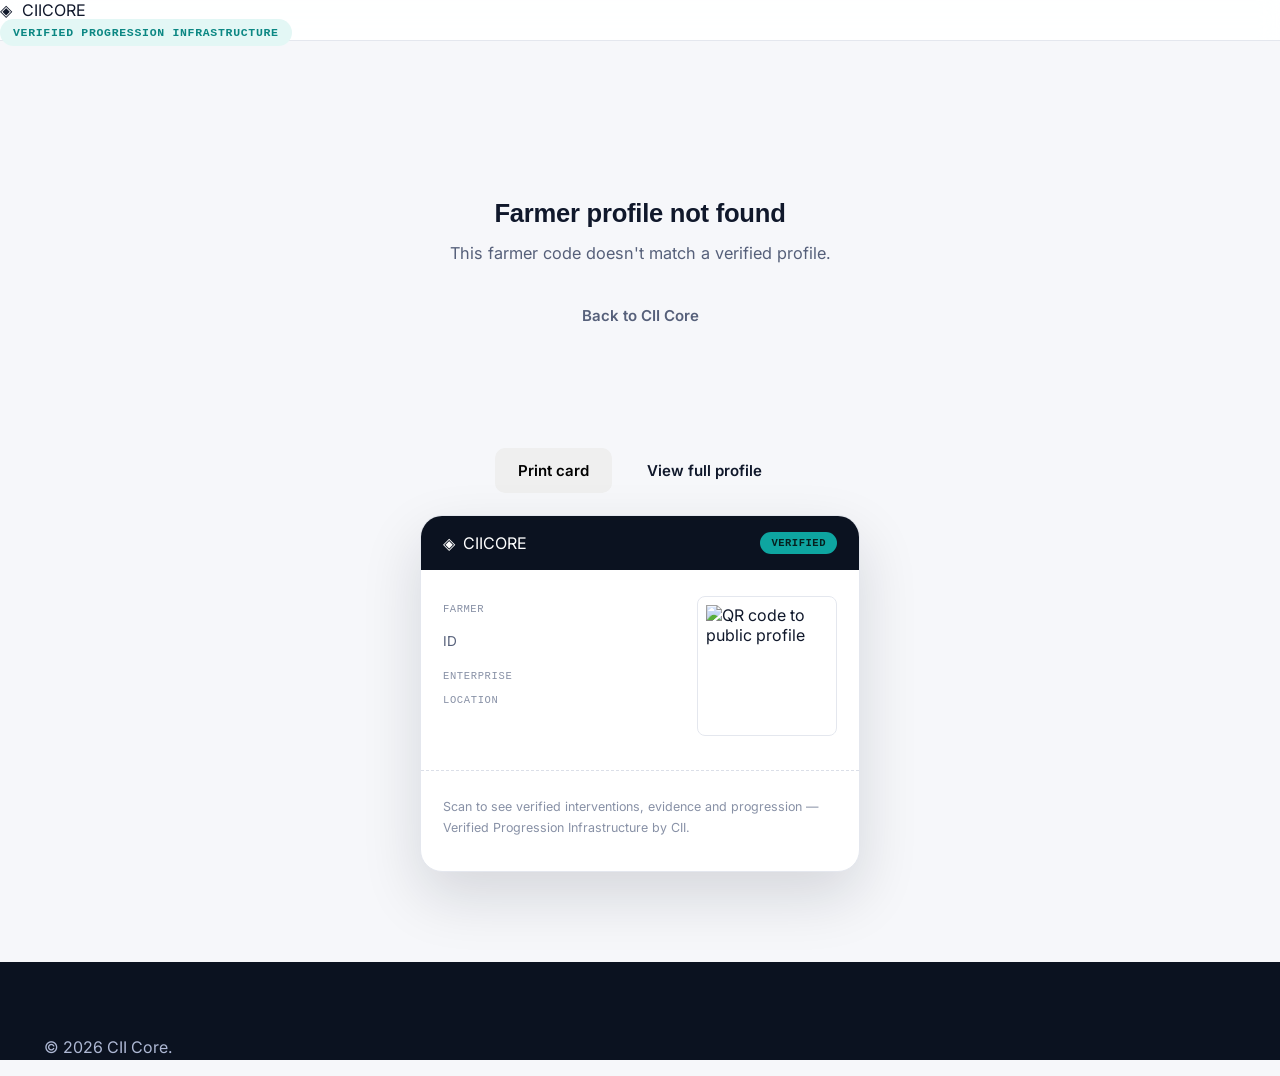
<file: card.html>
<!DOCTYPE html>
<html lang="en">
<head>
<meta charset="UTF-8">
<meta name="viewport" content="width=device-width, initial-scale=1.0">
<title>Farmer Card | CII VPI</title>
<meta name="description" content="Printable verified farmer card with QR link to the public VPI progression profile.">
<link rel="preconnect" href="https://fonts.googleapis.com">
<link rel="preconnect" href="https://fonts.gstatic.com" crossorigin>
<link href="https://fonts.googleapis.com/css2?family=Space+Grotesk:wght@400;500;600;700&family=IBM+Plex+Mono:wght@400;500;600&family=Inter:wght@400;500;600&display=swap" rel="stylesheet">
<link rel="stylesheet" href="/styles.css">
<link rel="stylesheet" href="/farmer/farmer.css">
</head>
<body data-page="card">

<div class="grid-overlay" aria-hidden="true"></div>

<header class="site-header no-print">
  <nav class="nav" aria-label="Primary">
    <a href="/" class="brand">
      <span class="brand-mark" aria-hidden="true">◈</span>
      <span class="brand-text">CII<span class="brand-sub">CORE</span></span>
    </a>
    <span class="vpi-tag">Verified Progression Infrastructure</span>
  </nav>
</header>

<main id="main" class="card-main">
  <div class="container narrow">

    <div id="cardLoading" class="state-panel no-print">
      <span class="terminal-caret" aria-hidden="true">▌</span> Loading farmer card…
    </div>

    <div id="cardNotFound" class="state-panel no-print" hidden>
      <h1 class="section-title">Farmer profile not found</h1>
      <p class="section-lead">This farmer code doesn't match a verified profile.</p>
      <a href="/" class="btn btn-ghost">Back to CII Core</a>
    </div>

    <div id="farmerCard" class="card-wrap" hidden>

      <div class="print-actions no-print">
        <button id="printCardBtn" class="btn btn-primary">Print card</button>
        <a id="cardProfileLink" href="#" class="btn btn-ghost">View full profile</a>
      </div>

      <div class="farmer-card">
        <div class="farmer-card-top">
          <div class="farmer-card-brand">
            <span class="brand-mark" aria-hidden="true">◈</span>
            <span class="brand-text">CII<span class="brand-sub">CORE</span></span>
          </div>
          <span class="farmer-card-badge" id="cardVerified">Verified</span>
        </div>

        <div class="farmer-card-body">
          <div class="farmer-card-info">
            <span class="farmer-card-label">Farmer</span>
            <h1 id="cardName" class="farmer-card-name"></h1>
            <p class="farmer-card-id">ID <span id="cardCode" class="mono"></span></p>

            <div class="farmer-card-rows">
              <div class="farmer-card-row">
                <span class="fact-label">Enterprise</span>
                <span id="cardEnterprise" class="fact-value"></span>
              </div>
              <div class="farmer-card-row">
                <span class="fact-label">Location</span>
                <span id="cardLocation" class="fact-value"></span>
              </div>
            </div>
          </div>

          <div class="farmer-card-qr">
            <img id="cardQr" alt="QR code to public profile" width="140" height="140">
            <span class="farmer-card-qr-url mono" id="cardProfileUrl"></span>
          </div>
        </div>

        <div class="farmer-card-footer">
          <p>Scan to see verified interventions, evidence and progression — Verified Progression Infrastructure by CII.</p>
        </div>
      </div>

    </div>
  </div>
</main>

<footer class="site-footer no-print">
  <div class="container footer-inner">
    <p class="footer-copy">&copy; <span id="year"></span> CII Core.</p>
  </div>
</footer>

<script src="/farmer/farmer.js"></script>
</body>
</html>
</file>
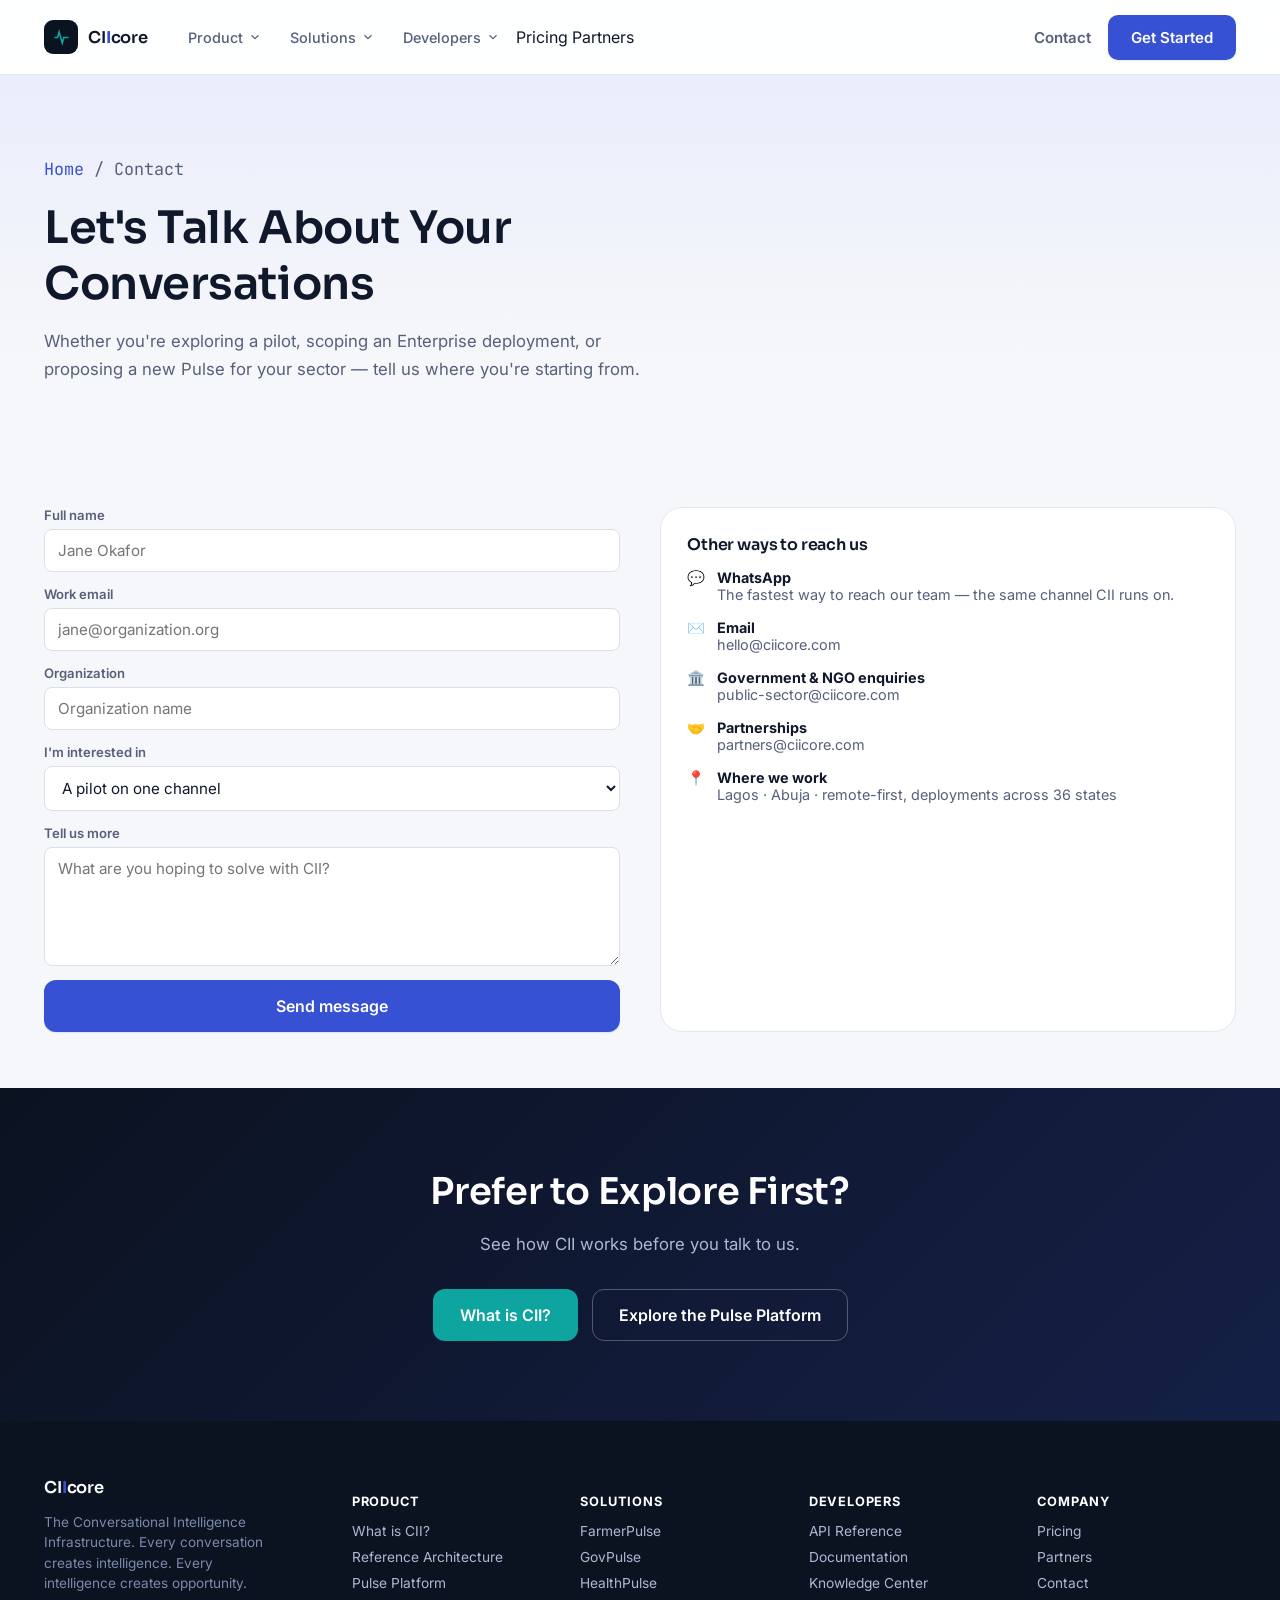
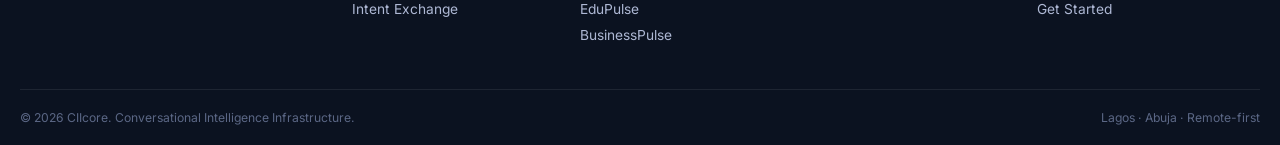
<file: contact.html>
<!DOCTYPE html>
<html lang="en">
<head>
<meta charset="UTF-8" />
<meta name="viewport" content="width=device-width, initial-scale=1.0" />
<title>Contact — CIIcore</title>
<meta name="description" content="Talk to the CIIcore team about piloting the Conversational Intelligence Infrastructure or a specific Pulse for your organization.">
<link rel="preconnect" href="https://fonts.googleapis.com">
<link href="https://fonts.googleapis.com/css2?family=Sora:wght@400;500;600;700&family=Inter:wght@400;500;600;700&family=JetBrains+Mono:wght@400;500;600&display=swap" rel="stylesheet">
<link rel="stylesheet" href="styles.css">
</head>
<body>

<header class="site-header">
  <div class="container header__inner">
    <a href="index.html" class="brand">
      <span class="brand__mark"><svg viewBox="0 0 24 24" fill="none" stroke="currentColor" stroke-width="2"><path d="M3 12h4l2-7 4 14 2-7h6"/></svg></span>
      <span class="brand__name">CI<b>I</b>core</span>
    </a>
    <nav class="main-nav" id="mainNav">
      <div class="nav-item"><button aria-expanded="false">Product <svg viewBox="0 0 24 24" stroke="currentColor" fill="none" stroke-width="2"><path d="M6 9l6 6 6-6"/></svg></button>
        <div class="mega">
          <a href="what-is-cii.html">What is CII? <span>The infrastructure layer, explained</span></a>
          <a href="what-is-cii.html#architecture">Reference Architecture <span>Channels → memory → intelligence</span></a>
          <a href="pulse-platform.html">Pulse Platform <span>One engine, every domain</span></a>
          <a href="index.html#marketplace">Marketplace &amp; Intent Exchange <span>Opportunity matching, live</span></a>
        </div>
      </div>
      <div class="nav-item"><button aria-expanded="false">Solutions <svg viewBox="0 0 24 24" stroke="currentColor" fill="none" stroke-width="2"><path d="M6 9l6 6 6-6"/></svg></button>
        <div class="mega mega--wide">
          <a href="pulse-platform.html#farmerpulse">FarmerPulse <span>Agriculture &amp; agribusiness</span></a>
          <a href="pulse-platform.html#govpulse">GovPulse <span>Government &amp; public service</span></a>
          <a href="pulse-platform.html#healthpulse">HealthPulse <span>Health systems &amp; NGOs</span></a>
          <a href="pulse-platform.html#edupulse">EduPulse <span>Education &amp; training</span></a>
          <a href="pulse-platform.html#businesspulse">BusinessPulse <span>SMEs &amp; enterprise</span></a>
          <a href="pulse-platform.html#more">CommunityPulse, ResearchPulse, EnterprisePulse <span>See all eight</span></a>
        </div>
      </div>
      <div class="nav-item"><button aria-expanded="false">Developers <svg viewBox="0 0 24 24" stroke="currentColor" fill="none" stroke-width="2"><path d="M6 9l6 6 6-6"/></svg></button>
        <div class="mega">
          <a href="developers.html">API &amp; Developers <span>REST + realtime, SDKs</span></a>
          <a href="developers.html#docs">Documentation <span>Guides &amp; references</span></a>
          <a href="developers.html#knowledge">Knowledge Center <span>Concepts &amp; best practice</span></a>
        </div>
      </div>
      <a href="pricing.html">Pricing</a>
      <a href="index.html#partners">Partners</a>
    </nav>
    <div class="header__actions">
      <a href="contact.html" class="btn btn--ghost">Contact</a>
      <a href="get-started.html" class="btn btn--primary">Get Started</a>
    </div>
    <button class="hamburger" id="hamburger" aria-label="Menu"><span></span><span></span><span></span></button>
  </div>
</header>

<main>
<section class="page-hero">
  <div class="container">
    <p class="breadcrumb"><a href="index.html">Home</a> / Contact</p>
    <h1>Let's Talk About Your Conversations</h1>
    <p>Whether you're exploring a pilot, scoping an Enterprise deployment, or proposing a new Pulse for your sector — tell us where you're starting from.</p>
  </div>
</section>

<section class="content-section">
  <div class="container contact-grid">
    <form class="contact-form" onsubmit="event.preventDefault(); this.querySelector('.form-success').style.display='block';">
      <div class="field"><span>Full name</span><input type="text" required placeholder="Jane Okafor"></div>
      <div class="field"><span>Work email</span><input type="email" required placeholder="jane@organization.org"></div>
      <div class="field"><span>Organization</span><input type="text" placeholder="Organization name"></div>
      <div class="field"><span>I'm interested in</span>
        <select>
          <option>A pilot on one channel</option>
          <option>An Enterprise deployment</option>
          <option>A Government &amp; NGO plan</option>
          <option>Building a new Pulse</option>
          <option>Partnership</option>
          <option>Investment</option>
        </select>
      </div>
      <div class="field"><span>Tell us more</span><textarea rows="5" placeholder="What are you hoping to solve with CII?"></textarea></div>
      <button type="submit" class="btn btn--primary btn--lg">Send message</button>
      <p class="form-success" style="display:none;color:var(--pulse-2);font-size:.88rem;">Thanks — this is a design prototype, so no message was actually sent. Wire this form to your CRM or an Edge Function to go live.</p>
    </form>
    <div class="contact-info">
      <h3>Other ways to reach us</h3>
      <div class="contact-info__item"><span>💬<br></span><div><strong>WhatsApp</strong>The fastest way to reach our team — the same channel CII runs on.</div></div>
      <div class="contact-info__item"><span>✉️<br></span><div><strong>Email</strong>hello@ciicore.com</div></div>
      <div class="contact-info__item"><span>🏛️<br></span><div><strong>Government &amp; NGO enquiries</strong>public-sector@ciicore.com</div></div>
      <div class="contact-info__item"><span>🤝<br></span><div><strong>Partnerships</strong>partners@ciicore.com</div></div>
      <div class="contact-info__item"><span>📍<br></span><div><strong>Where we work</strong>Lagos · Abuja · remote-first, deployments across 36 states</div></div>
    </div>
  </div>
</section>

<section class="final-cta">
  <div class="container final-cta__inner">
    <h2>Prefer to Explore First?</h2>
    <p>See how CII works before you talk to us.</p>
    <div class="final-cta__actions">
      <a href="what-is-cii.html" class="btn btn--pulse btn--lg">What is CII?</a>
      <a href="pulse-platform.html" class="btn btn--outline btn--onDark btn--lg">Explore the Pulse Platform</a>
    </div>
  </div>
</section>
</main>

<footer class="site-footer">
  <div class="container footer__grid">
    <div class="footer__brand"><span class="brand__name">CI<b>I</b>core</span><p>The Conversational Intelligence Infrastructure. Every conversation creates intelligence. Every intelligence creates opportunity.</p></div>
    <div><h4>Product</h4><a href="what-is-cii.html">What is CII?</a><a href="what-is-cii.html#architecture">Reference Architecture</a><a href="pulse-platform.html">Pulse Platform</a><a href="index.html#marketplace">Intent Exchange</a></div>
    <div><h4>Solutions</h4><a href="pulse-platform.html#farmerpulse">FarmerPulse</a><a href="pulse-platform.html#govpulse">GovPulse</a><a href="pulse-platform.html#healthpulse">HealthPulse</a><a href="pulse-platform.html#edupulse">EduPulse</a><a href="pulse-platform.html#businesspulse">BusinessPulse</a></div>
    <div><h4>Developers</h4><a href="developers.html">API Reference</a><a href="developers.html#docs">Documentation</a><a href="index.html#resources">Knowledge Center</a></div>
    <div><h4>Company</h4><a href="pricing.html">Pricing</a><a href="index.html#partners">Partners</a><a href="contact.html">Contact</a><a href="get-started.html">Get Started</a></div>
  </div>
  <div class="container footer__bottom"><span>© 2026 CIIcore. Conversational Intelligence Infrastructure.</span><span>Lagos · Abuja · Remote-first</span></div>
</footer>

<script src="script.js"></script>
</body>
</html>
</file>
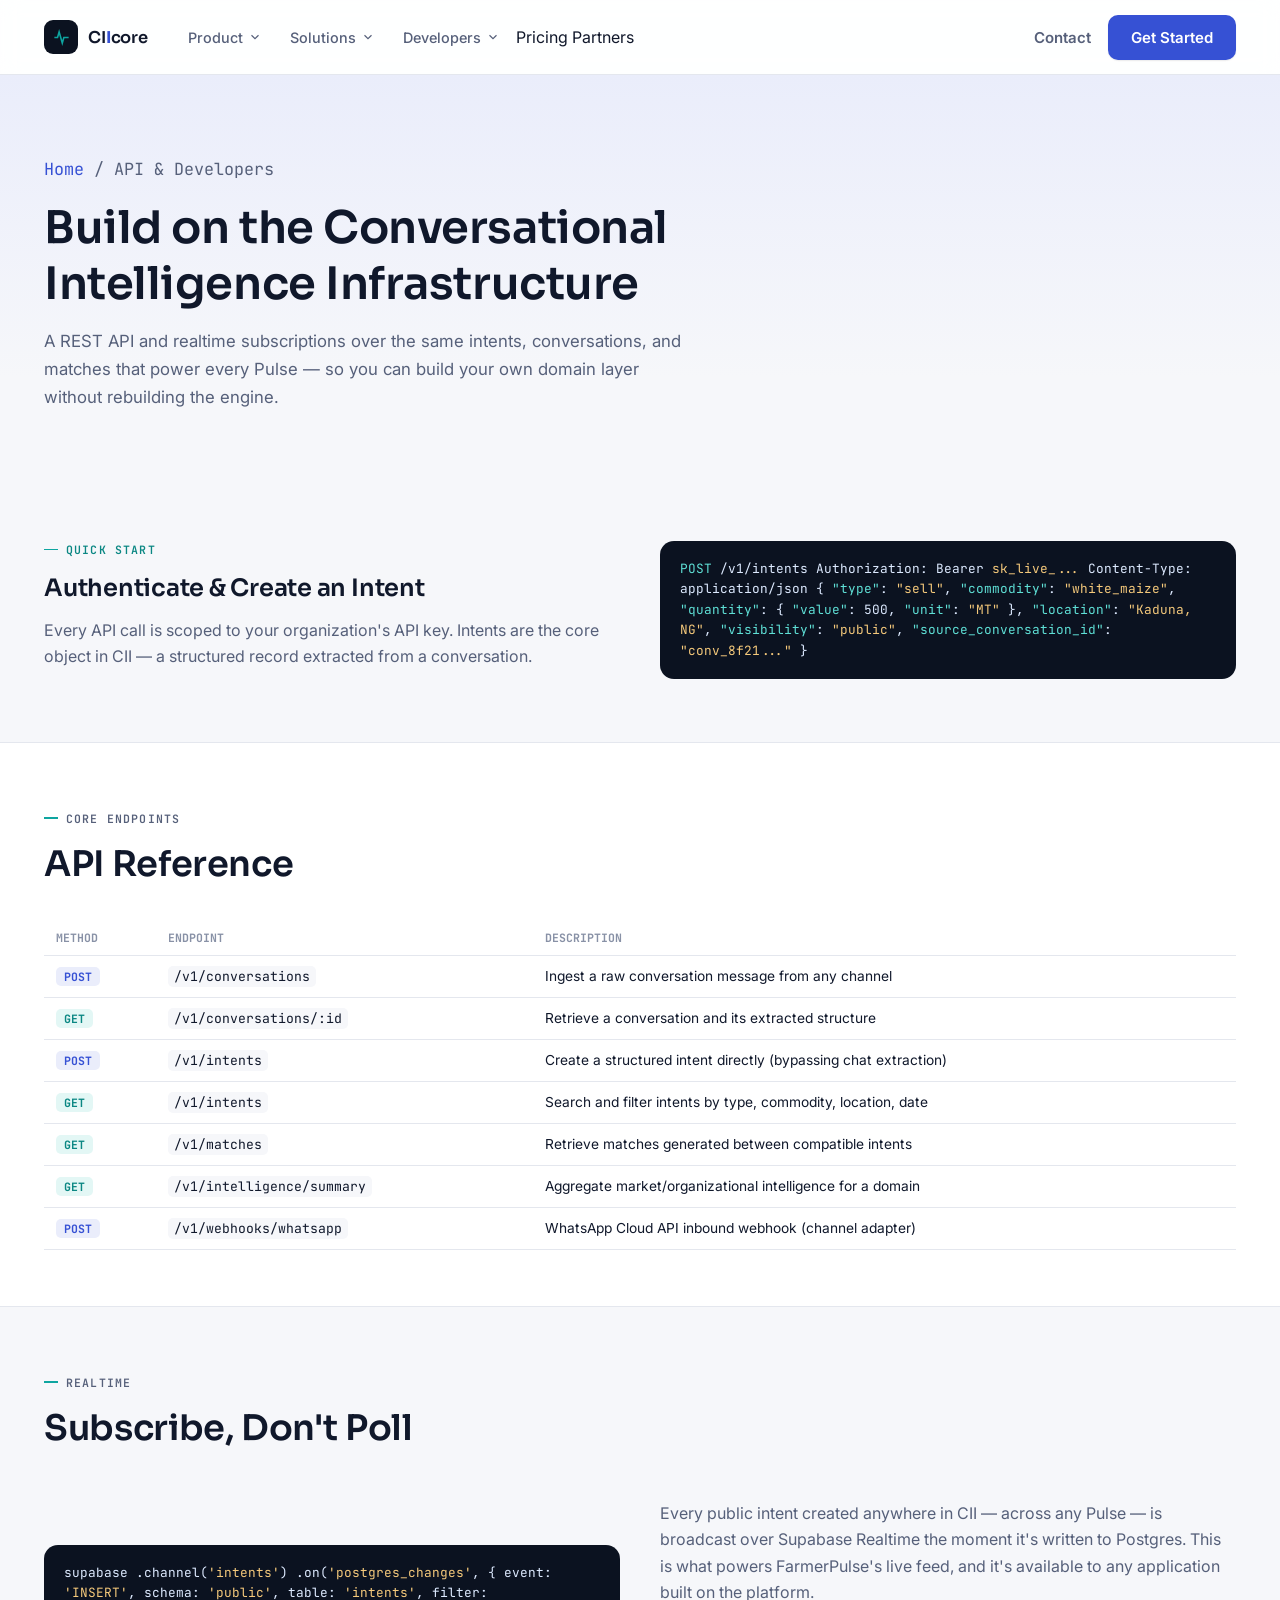
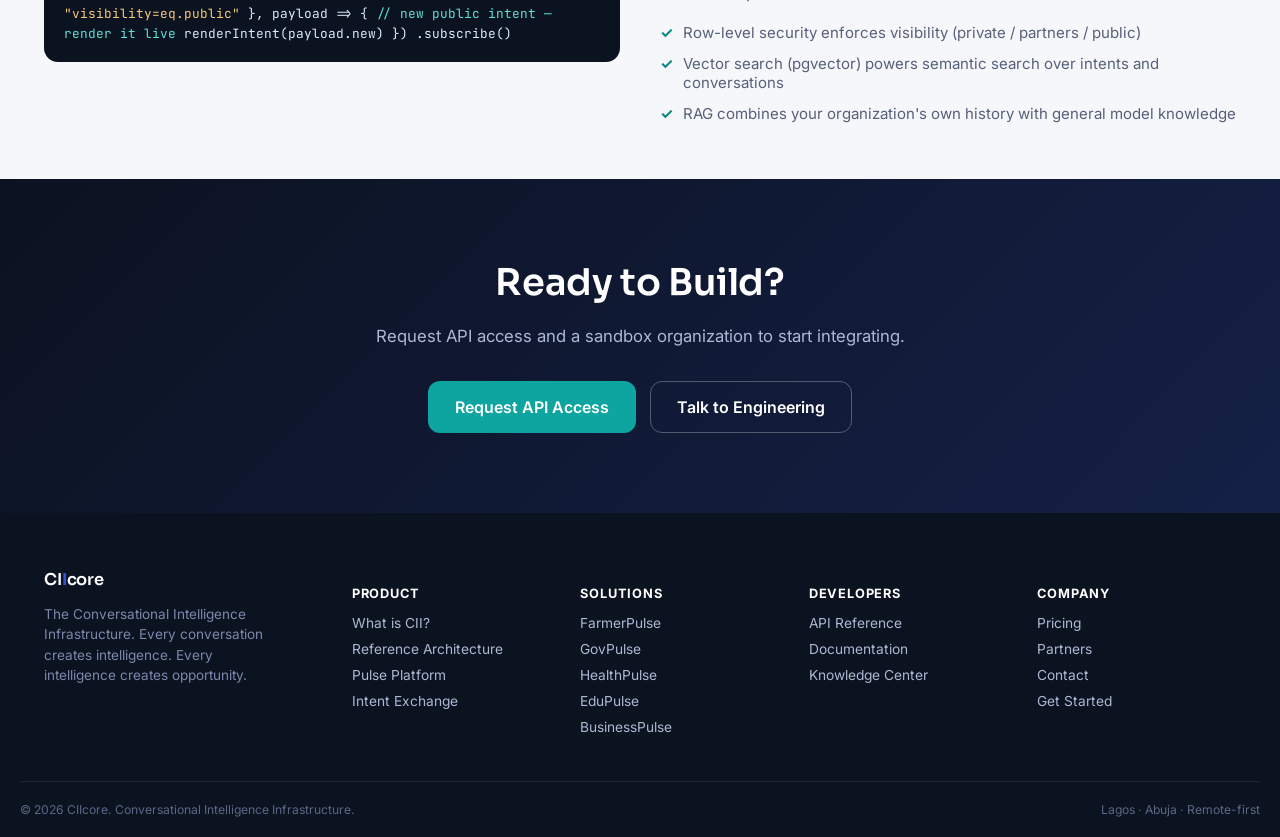
<file: developers.html>
<!DOCTYPE html>
<html lang="en">
<head>
<meta charset="UTF-8" />
<meta name="viewport" content="width=device-width, initial-scale=1.0" />
<title>API &amp; Developers — CIIcore</title>
<meta name="description" content="CIIcore API reference and documentation: intents, conversations, and realtime subscriptions for building on the Conversational Intelligence Infrastructure.">
<link rel="preconnect" href="https://fonts.googleapis.com">
<link href="https://fonts.googleapis.com/css2?family=Sora:wght@400;500;600;700&family=Inter:wght@400;500;600;700&family=JetBrains+Mono:wght@400;500;600&display=swap" rel="stylesheet">
<link rel="stylesheet" href="styles.css">
</head>
<body>

<header class="site-header">
  <div class="container header__inner">
    <a href="index.html" class="brand">
      <span class="brand__mark"><svg viewBox="0 0 24 24" fill="none" stroke="currentColor" stroke-width="2"><path d="M3 12h4l2-7 4 14 2-7h6"/></svg></span>
      <span class="brand__name">CI<b>I</b>core</span>
    </a>
    <nav class="main-nav" id="mainNav">
      <div class="nav-item"><button aria-expanded="false">Product <svg viewBox="0 0 24 24" stroke="currentColor" fill="none" stroke-width="2"><path d="M6 9l6 6 6-6"/></svg></button>
        <div class="mega">
          <a href="what-is-cii.html">What is CII? <span>The infrastructure layer, explained</span></a>
          <a href="what-is-cii.html#architecture">Reference Architecture <span>Channels → memory → intelligence</span></a>
          <a href="pulse-platform.html">Pulse Platform <span>One engine, every domain</span></a>
          <a href="index.html#marketplace">Marketplace &amp; Intent Exchange <span>Opportunity matching, live</span></a>
        </div>
      </div>
      <div class="nav-item"><button aria-expanded="false">Solutions <svg viewBox="0 0 24 24" stroke="currentColor" fill="none" stroke-width="2"><path d="M6 9l6 6 6-6"/></svg></button>
        <div class="mega mega--wide">
          <a href="pulse-platform.html#farmerpulse">FarmerPulse <span>Agriculture &amp; agribusiness</span></a>
          <a href="pulse-platform.html#govpulse">GovPulse <span>Government &amp; public service</span></a>
          <a href="pulse-platform.html#healthpulse">HealthPulse <span>Health systems &amp; NGOs</span></a>
          <a href="pulse-platform.html#edupulse">EduPulse <span>Education &amp; training</span></a>
          <a href="pulse-platform.html#businesspulse">BusinessPulse <span>SMEs &amp; enterprise</span></a>
          <a href="pulse-platform.html#more">CommunityPulse, ResearchPulse, EnterprisePulse <span>See all eight</span></a>
        </div>
      </div>
      <div class="nav-item"><button aria-expanded="false">Developers <svg viewBox="0 0 24 24" stroke="currentColor" fill="none" stroke-width="2"><path d="M6 9l6 6 6-6"/></svg></button>
        <div class="mega">
          <a href="developers.html">API &amp; Developers <span>REST + realtime, SDKs</span></a>
          <a href="developers.html#docs">Documentation <span>Guides &amp; references</span></a>
          <a href="developers.html#knowledge">Knowledge Center <span>Concepts &amp; best practice</span></a>
        </div>
      </div>
      <a href="pricing.html">Pricing</a>
      <a href="index.html#partners">Partners</a>
    </nav>
    <div class="header__actions">
      <a href="contact.html" class="btn btn--ghost">Contact</a>
      <a href="get-started.html" class="btn btn--primary">Get Started</a>
    </div>
    <button class="hamburger" id="hamburger" aria-label="Menu"><span></span><span></span><span></span></button>
  </div>
</header>

<main>
<section class="page-hero">
  <div class="container">
    <p class="breadcrumb"><a href="index.html">Home</a> / API &amp; Developers</p>
    <h1>Build on the Conversational Intelligence Infrastructure</h1>
    <p>A REST API and realtime subscriptions over the same intents, conversations, and matches that power every Pulse — so you can build your own domain layer without rebuilding the engine.</p>
  </div>
</section>

<section class="content-section" id="docs">
  <div class="container two-col">
    <div>
      <p class="eyebrow">Quick start</p>
      <h2>Authenticate &amp; Create an Intent</h2>
      <p style="color:var(--text-soft);margin-top:14px;">Every API call is scoped to your organization's API key. Intents are the core object in CII — a structured record extracted from a conversation.</p>
    </div>
    <div class="code-block"><span class="k">POST</span> /v1/intents
Authorization: Bearer <span class="s">sk_live_...</span>
Content-Type: application/json

{
  <span class="k">"type"</span>: <span class="s">"sell"</span>,
  <span class="k">"commodity"</span>: <span class="s">"white_maize"</span>,
  <span class="k">"quantity"</span>: { <span class="k">"value"</span>: 500, <span class="k">"unit"</span>: <span class="s">"MT"</span> },
  <span class="k">"location"</span>: <span class="s">"Kaduna, NG"</span>,
  <span class="k">"visibility"</span>: <span class="s">"public"</span>,
  <span class="k">"source_conversation_id"</span>: <span class="s">"conv_8f21..."</span>
}</div>
  </div>
</section>

<section class="content-section content-section--alt">
  <div class="container">
    <div class="section-head"><div><p class="eyebrow">Core endpoints</p><h2>API Reference</h2></div></div>
    <table class="endpoint-table">
      <thead><tr><th>Method</th><th>Endpoint</th><th>Description</th></tr></thead>
      <tbody>
        <tr><td><span class="method method--post">POST</span></td><td><code>/v1/conversations</code></td><td>Ingest a raw conversation message from any channel</td></tr>
        <tr><td><span class="method method--get">GET</span></td><td><code>/v1/conversations/:id</code></td><td>Retrieve a conversation and its extracted structure</td></tr>
        <tr><td><span class="method method--post">POST</span></td><td><code>/v1/intents</code></td><td>Create a structured intent directly (bypassing chat extraction)</td></tr>
        <tr><td><span class="method method--get">GET</span></td><td><code>/v1/intents</code></td><td>Search and filter intents by type, commodity, location, date</td></tr>
        <tr><td><span class="method method--get">GET</span></td><td><code>/v1/matches</code></td><td>Retrieve matches generated between compatible intents</td></tr>
        <tr><td><span class="method method--get">GET</span></td><td><code>/v1/intelligence/summary</code></td><td>Aggregate market/organizational intelligence for a domain</td></tr>
        <tr><td><span class="method method--post">POST</span></td><td><code>/v1/webhooks/whatsapp</code></td><td>WhatsApp Cloud API inbound webhook (channel adapter)</td></tr>
      </tbody>
    </table>
  </div>
</section>

<section class="content-section" id="knowledge">
  <div class="container">
    <div class="section-head"><div><p class="eyebrow">Realtime</p><h2>Subscribe, Don't Poll</h2></div></div>
    <div class="two-col">
      <div class="code-block">supabase
  .channel(<span class="s">'intents'</span>)
  .on(<span class="s">'postgres_changes'</span>, {
    event: <span class="s">'INSERT'</span>,
    schema: <span class="s">'public'</span>,
    table: <span class="s">'intents'</span>,
    filter: <span class="s">"visibility=eq.public"</span>
  }, payload => {
    <span class="k">// new public intent — render it live</span>
    renderIntent(payload.new)
  })
  .subscribe()</div>
      <div>
        <p style="color:var(--text-soft);">Every public intent created anywhere in CII — across any Pulse — is broadcast over Supabase Realtime the moment it's written to Postgres. This is what powers FarmerPulse's live feed, and it's available to any application built on the platform.</p>
        <ul class="check-list" style="margin-top:18px;">
          <li>Row-level security enforces visibility (private / partners / public)</li>
          <li>Vector search (pgvector) powers semantic search over intents and conversations</li>
          <li>RAG combines your organization's own history with general model knowledge</li>
        </ul>
      </div>
    </div>
  </div>
</section>

<section class="final-cta">
  <div class="container final-cta__inner">
    <h2>Ready to Build?</h2>
    <p>Request API access and a sandbox organization to start integrating.</p>
    <div class="final-cta__actions">
      <a href="get-started.html" class="btn btn--pulse btn--lg">Request API Access</a>
      <a href="contact.html" class="btn btn--outline btn--onDark btn--lg">Talk to Engineering</a>
    </div>
  </div>
</section>
</main>

<footer class="site-footer">
  <div class="container footer__grid">
    <div class="footer__brand"><span class="brand__name">CI<b>I</b>core</span><p>The Conversational Intelligence Infrastructure. Every conversation creates intelligence. Every intelligence creates opportunity.</p></div>
    <div><h4>Product</h4><a href="what-is-cii.html">What is CII?</a><a href="what-is-cii.html#architecture">Reference Architecture</a><a href="pulse-platform.html">Pulse Platform</a><a href="index.html#marketplace">Intent Exchange</a></div>
    <div><h4>Solutions</h4><a href="pulse-platform.html#farmerpulse">FarmerPulse</a><a href="pulse-platform.html#govpulse">GovPulse</a><a href="pulse-platform.html#healthpulse">HealthPulse</a><a href="pulse-platform.html#edupulse">EduPulse</a><a href="pulse-platform.html#businesspulse">BusinessPulse</a></div>
    <div><h4>Developers</h4><a href="developers.html">API Reference</a><a href="developers.html#docs">Documentation</a><a href="index.html#resources">Knowledge Center</a></div>
    <div><h4>Company</h4><a href="pricing.html">Pricing</a><a href="index.html#partners">Partners</a><a href="contact.html">Contact</a><a href="get-started.html">Get Started</a></div>
  </div>
  <div class="container footer__bottom"><span>© 2026 CIIcore. Conversational Intelligence Infrastructure.</span><span>Lagos · Abuja · Remote-first</span></div>
</footer>

<script src="script.js"></script>
</body>
</html>
</file>
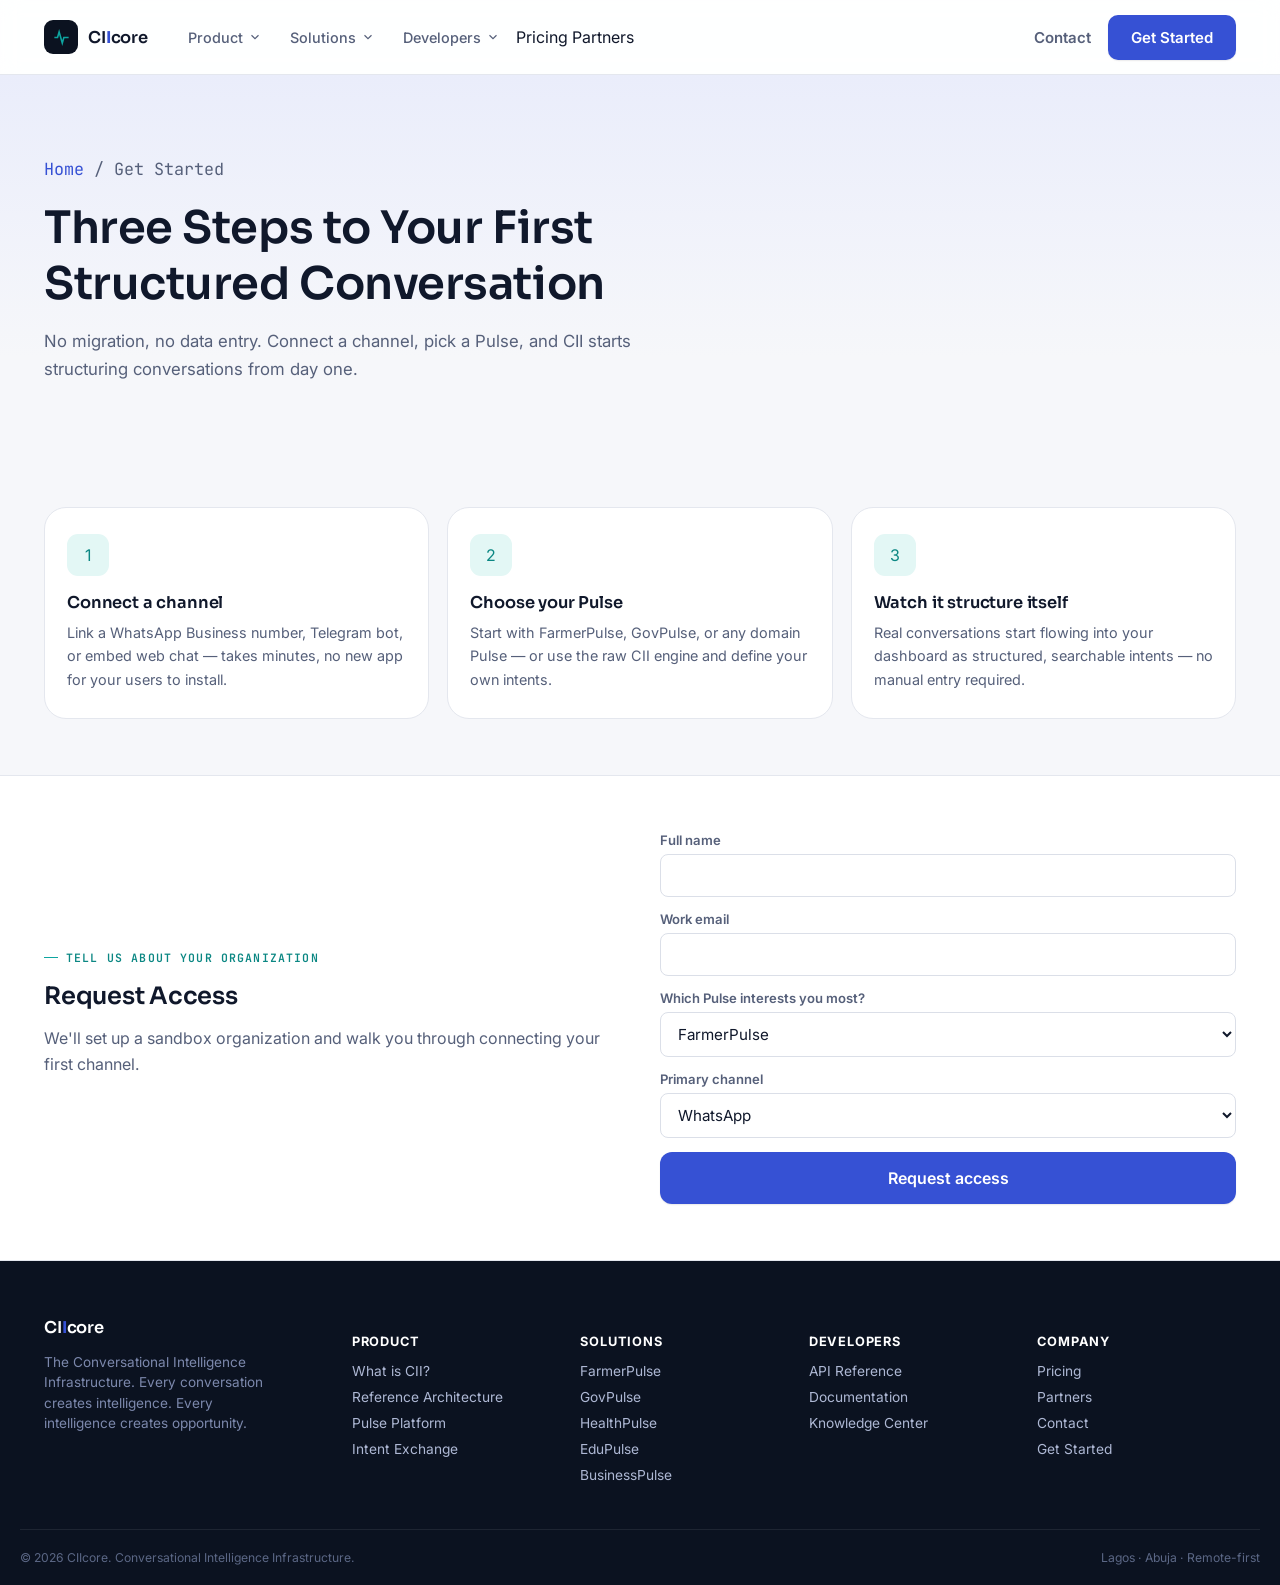
<file: get-started.html>
<!DOCTYPE html>
<html lang="en">
<head>
<meta charset="UTF-8" />
<meta name="viewport" content="width=device-width, initial-scale=1.0" />
<title>Get Started — CIIcore</title>
<meta name="description" content="Get started with CIIcore: pick a Pulse, connect a channel, and turn your first conversations into structured intelligence.">
<link rel="preconnect" href="https://fonts.googleapis.com">
<link href="https://fonts.googleapis.com/css2?family=Sora:wght@400;500;600;700&family=Inter:wght@400;500;600;700&family=JetBrains+Mono:wght@400;500;600&display=swap" rel="stylesheet">
<link rel="stylesheet" href="styles.css">
</head>
<body>

<header class="site-header">
  <div class="container header__inner">
    <a href="index.html" class="brand">
      <span class="brand__mark"><svg viewBox="0 0 24 24" fill="none" stroke="currentColor" stroke-width="2"><path d="M3 12h4l2-7 4 14 2-7h6"/></svg></span>
      <span class="brand__name">CI<b>I</b>core</span>
    </a>
    <nav class="main-nav" id="mainNav">
      <div class="nav-item"><button aria-expanded="false">Product <svg viewBox="0 0 24 24" stroke="currentColor" fill="none" stroke-width="2"><path d="M6 9l6 6 6-6"/></svg></button>
        <div class="mega">
          <a href="what-is-cii.html">What is CII? <span>The infrastructure layer, explained</span></a>
          <a href="what-is-cii.html#architecture">Reference Architecture <span>Channels → memory → intelligence</span></a>
          <a href="pulse-platform.html">Pulse Platform <span>One engine, every domain</span></a>
          <a href="index.html#marketplace">Marketplace &amp; Intent Exchange <span>Opportunity matching, live</span></a>
        </div>
      </div>
      <div class="nav-item"><button aria-expanded="false">Solutions <svg viewBox="0 0 24 24" stroke="currentColor" fill="none" stroke-width="2"><path d="M6 9l6 6 6-6"/></svg></button>
        <div class="mega mega--wide">
          <a href="pulse-platform.html#farmerpulse">FarmerPulse <span>Agriculture &amp; agribusiness</span></a>
          <a href="pulse-platform.html#govpulse">GovPulse <span>Government &amp; public service</span></a>
          <a href="pulse-platform.html#healthpulse">HealthPulse <span>Health systems &amp; NGOs</span></a>
          <a href="pulse-platform.html#edupulse">EduPulse <span>Education &amp; training</span></a>
          <a href="pulse-platform.html#businesspulse">BusinessPulse <span>SMEs &amp; enterprise</span></a>
          <a href="pulse-platform.html#more">CommunityPulse, ResearchPulse, EnterprisePulse <span>See all eight</span></a>
        </div>
      </div>
      <div class="nav-item"><button aria-expanded="false">Developers <svg viewBox="0 0 24 24" stroke="currentColor" fill="none" stroke-width="2"><path d="M6 9l6 6 6-6"/></svg></button>
        <div class="mega">
          <a href="developers.html">API &amp; Developers <span>REST + realtime, SDKs</span></a>
          <a href="developers.html#docs">Documentation <span>Guides &amp; references</span></a>
          <a href="developers.html#knowledge">Knowledge Center <span>Concepts &amp; best practice</span></a>
        </div>
      </div>
      <a href="pricing.html">Pricing</a>
      <a href="index.html#partners">Partners</a>
    </nav>
    <div class="header__actions">
      <a href="contact.html" class="btn btn--ghost">Contact</a>
      <a href="get-started.html" class="btn btn--primary">Get Started</a>
    </div>
    <button class="hamburger" id="hamburger" aria-label="Menu"><span></span><span></span><span></span></button>
  </div>
</header>

<main>
<section class="page-hero">
  <div class="container">
    <p class="breadcrumb"><a href="index.html">Home</a> / Get Started</p>
    <h1>Three Steps to Your First Structured Conversation</h1>
    <p>No migration, no data entry. Connect a channel, pick a Pulse, and CII starts structuring conversations from day one.</p>
  </div>
</section>

<section class="content-section">
  <div class="container">
    <div class="value-grid" style="grid-template-columns:repeat(3,1fr);">
      <div class="value-card">
        <div class="value-card__icon">1</div>
        <h3>Connect a channel</h3>
        <p>Link a WhatsApp Business number, Telegram bot, or embed web chat — takes minutes, no new app for your users to install.</p>
      </div>
      <div class="value-card">
        <div class="value-card__icon">2</div>
        <h3>Choose your Pulse</h3>
        <p>Start with FarmerPulse, GovPulse, or any domain Pulse — or use the raw CII engine and define your own intents.</p>
      </div>
      <div class="value-card">
        <div class="value-card__icon">3</div>
        <h3>Watch it structure itself</h3>
        <p>Real conversations start flowing into your dashboard as structured, searchable intents — no manual entry required.</p>
      </div>
    </div>
  </div>
</section>

<section class="content-section content-section--alt">
  <div class="container two-col">
    <div>
      <p class="eyebrow">Tell us about your organization</p>
      <h2>Request Access</h2>
      <p style="color:var(--text-soft);margin-top:14px;">We'll set up a sandbox organization and walk you through connecting your first channel.</p>
    </div>
    <form class="contact-form" onsubmit="event.preventDefault(); this.querySelector('.form-success').style.display='block';">
      <div class="field"><span>Full name</span><input type="text" required></div>
      <div class="field"><span>Work email</span><input type="email" required></div>
      <div class="field"><span>Which Pulse interests you most?</span>
        <select>
          <option>FarmerPulse</option><option>GovPulse</option><option>HealthPulse</option><option>EduPulse</option>
          <option>BusinessPulse</option><option>CommunityPulse</option><option>ResearchPulse</option><option>EnterprisePulse</option>
          <option>Not sure yet</option>
        </select>
      </div>
      <div class="field"><span>Primary channel</span>
        <select><option>WhatsApp</option><option>Telegram</option><option>Web Chat</option><option>Not sure yet</option></select>
      </div>
      <button type="submit" class="btn btn--primary btn--lg">Request access</button>
      <p class="form-success" style="display:none;color:var(--pulse-2);font-size:.88rem;">Thanks — this is a design prototype, so no request was actually sent. Wire this form to your CRM or an Edge Function to go live.</p>
    </form>
  </div>
</section>
</main>

<footer class="site-footer">
  <div class="container footer__grid">
    <div class="footer__brand"><span class="brand__name">CI<b>I</b>core</span><p>The Conversational Intelligence Infrastructure. Every conversation creates intelligence. Every intelligence creates opportunity.</p></div>
    <div><h4>Product</h4><a href="what-is-cii.html">What is CII?</a><a href="what-is-cii.html#architecture">Reference Architecture</a><a href="pulse-platform.html">Pulse Platform</a><a href="index.html#marketplace">Intent Exchange</a></div>
    <div><h4>Solutions</h4><a href="pulse-platform.html#farmerpulse">FarmerPulse</a><a href="pulse-platform.html#govpulse">GovPulse</a><a href="pulse-platform.html#healthpulse">HealthPulse</a><a href="pulse-platform.html#edupulse">EduPulse</a><a href="pulse-platform.html#businesspulse">BusinessPulse</a></div>
    <div><h4>Developers</h4><a href="developers.html">API Reference</a><a href="developers.html#docs">Documentation</a><a href="index.html#resources">Knowledge Center</a></div>
    <div><h4>Company</h4><a href="pricing.html">Pricing</a><a href="index.html#partners">Partners</a><a href="contact.html">Contact</a><a href="get-started.html">Get Started</a></div>
  </div>
  <div class="container footer__bottom"><span>© 2026 CIIcore. Conversational Intelligence Infrastructure.</span><span>Lagos · Abuja · Remote-first</span></div>
</footer>

<script src="script.js"></script>
</body>
</html>
</file>
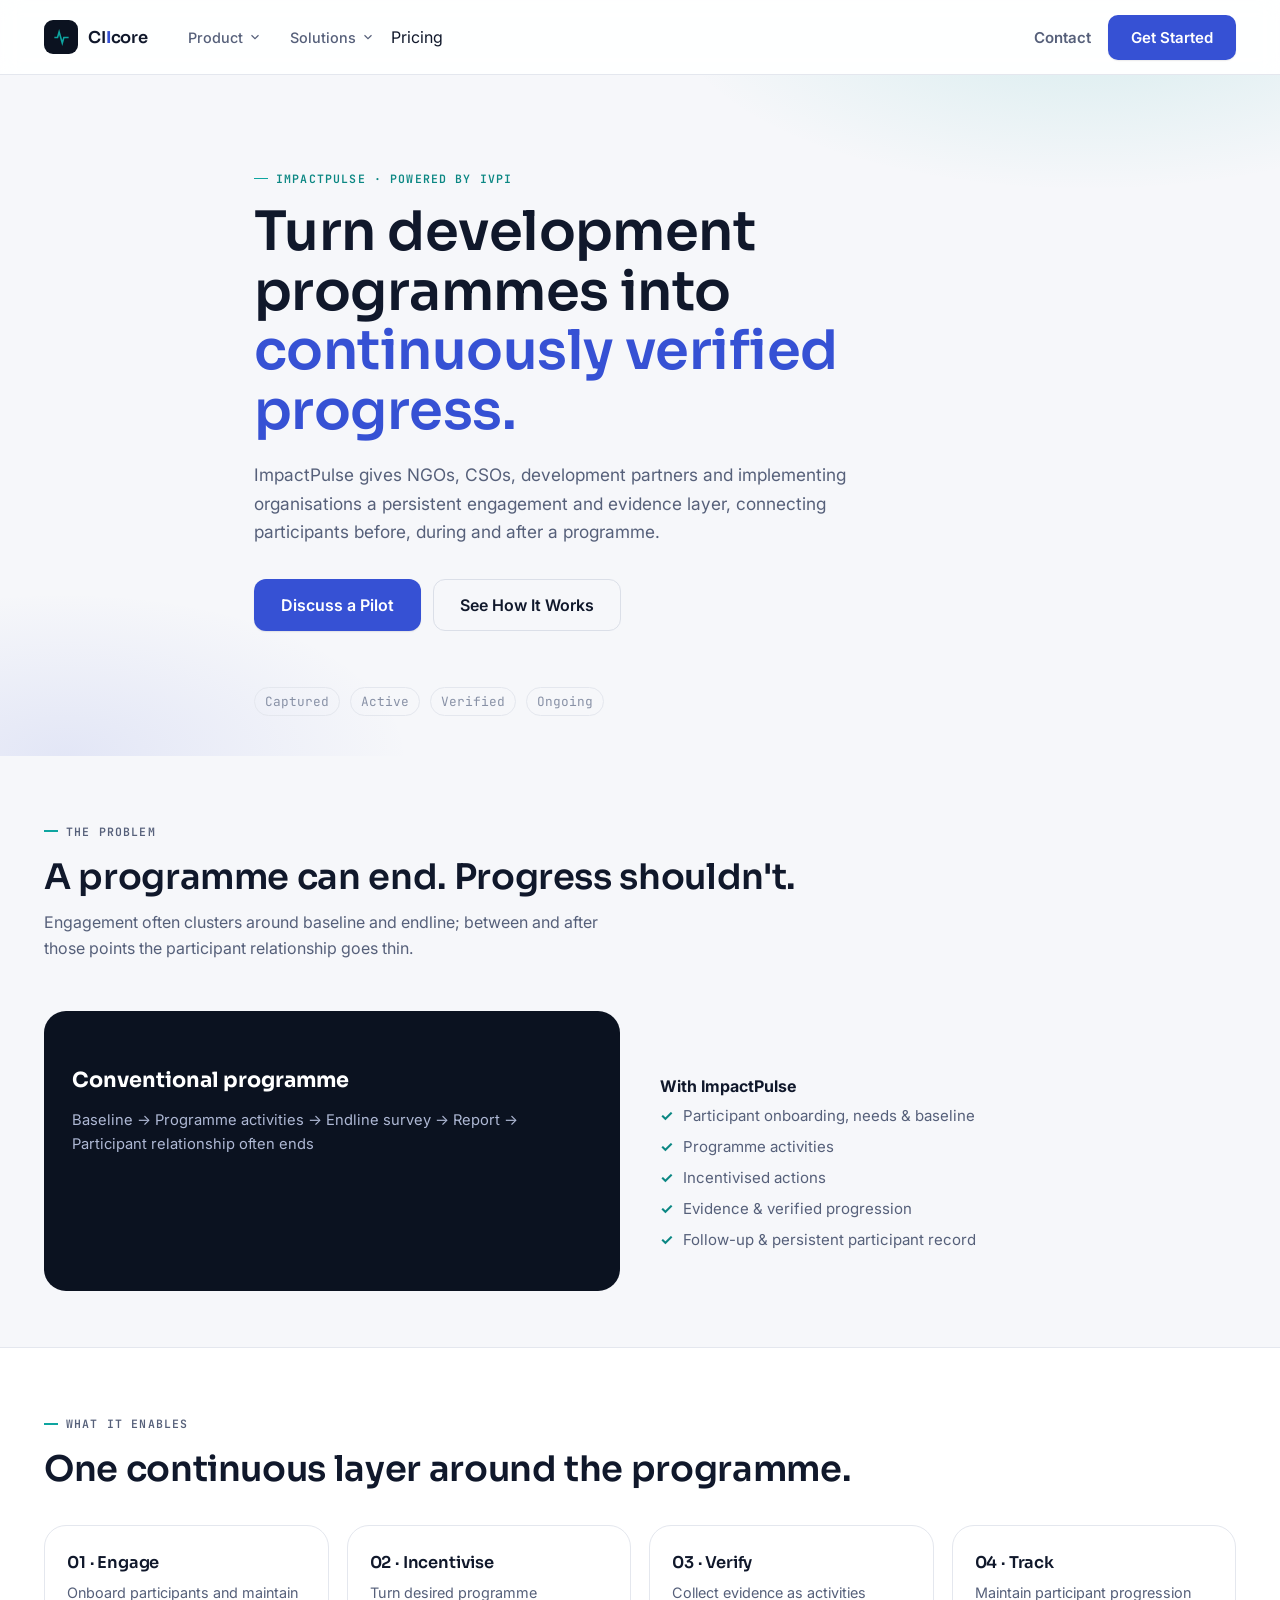
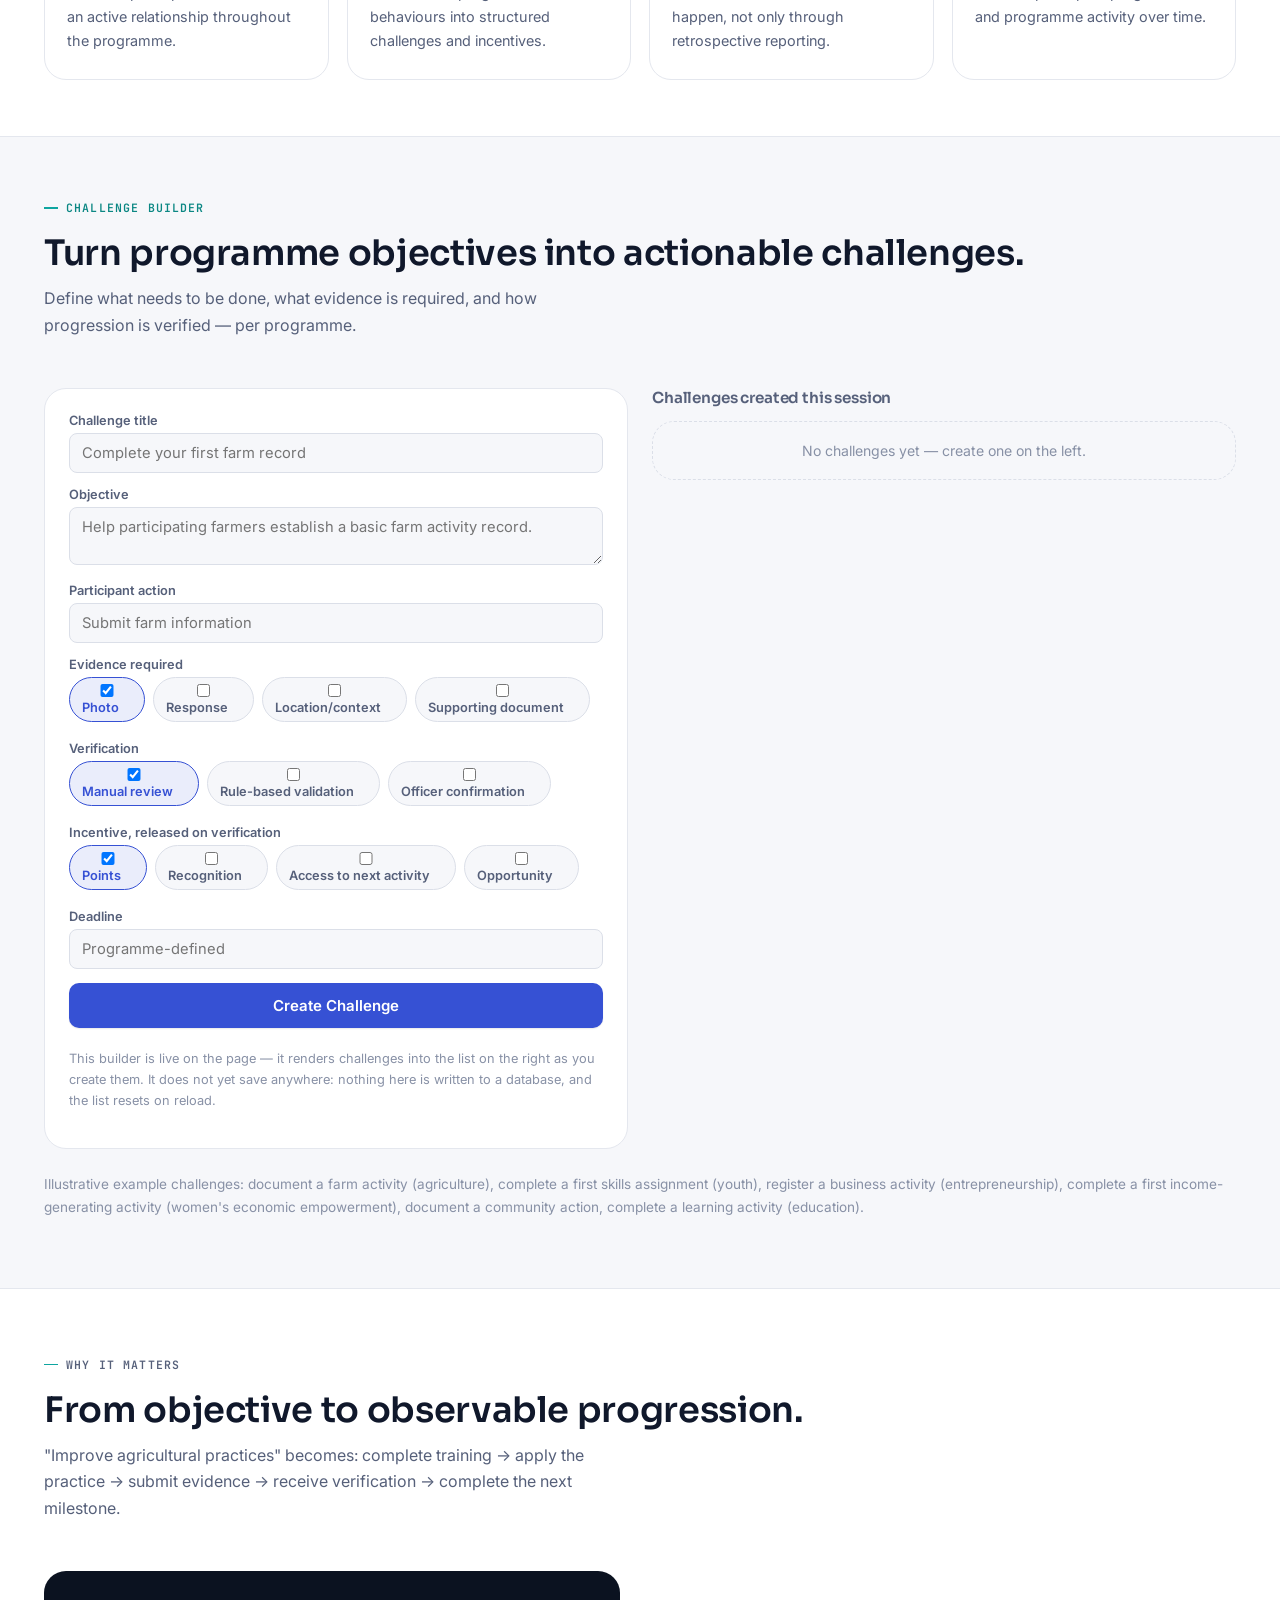
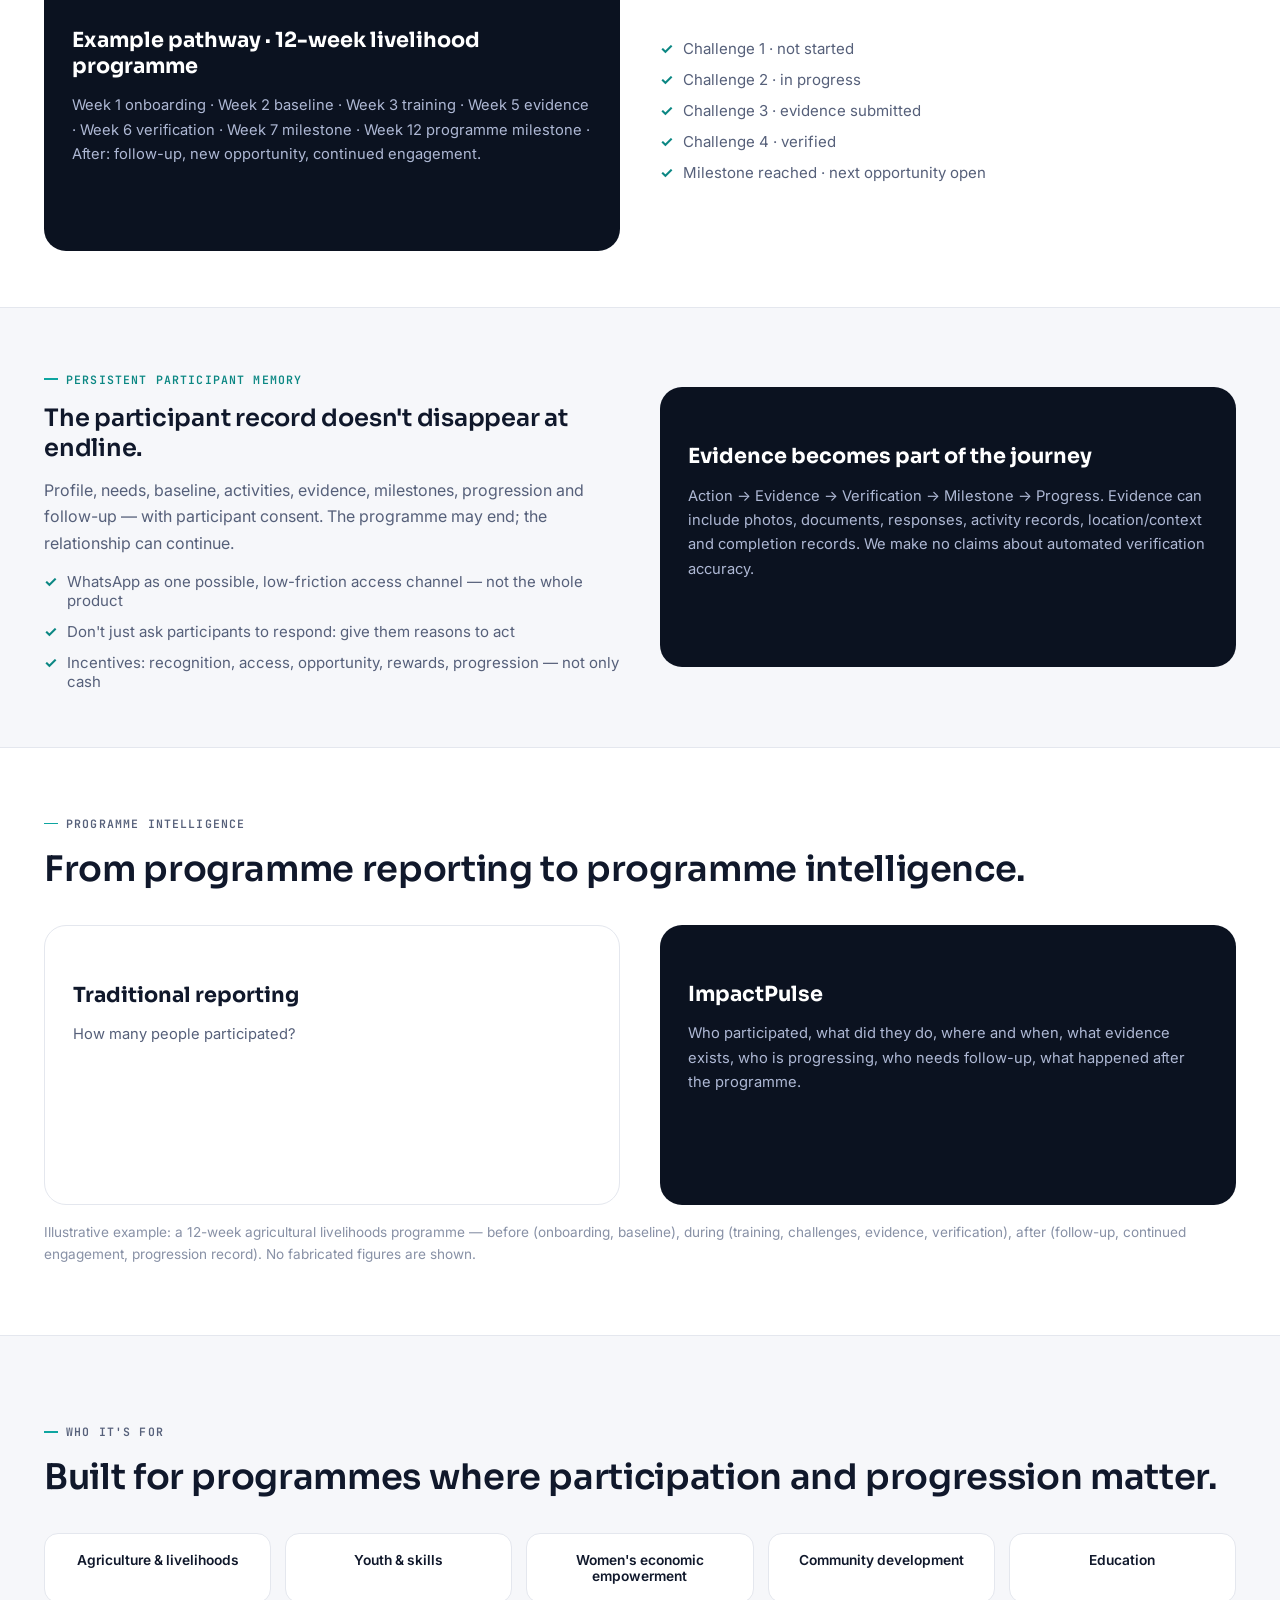
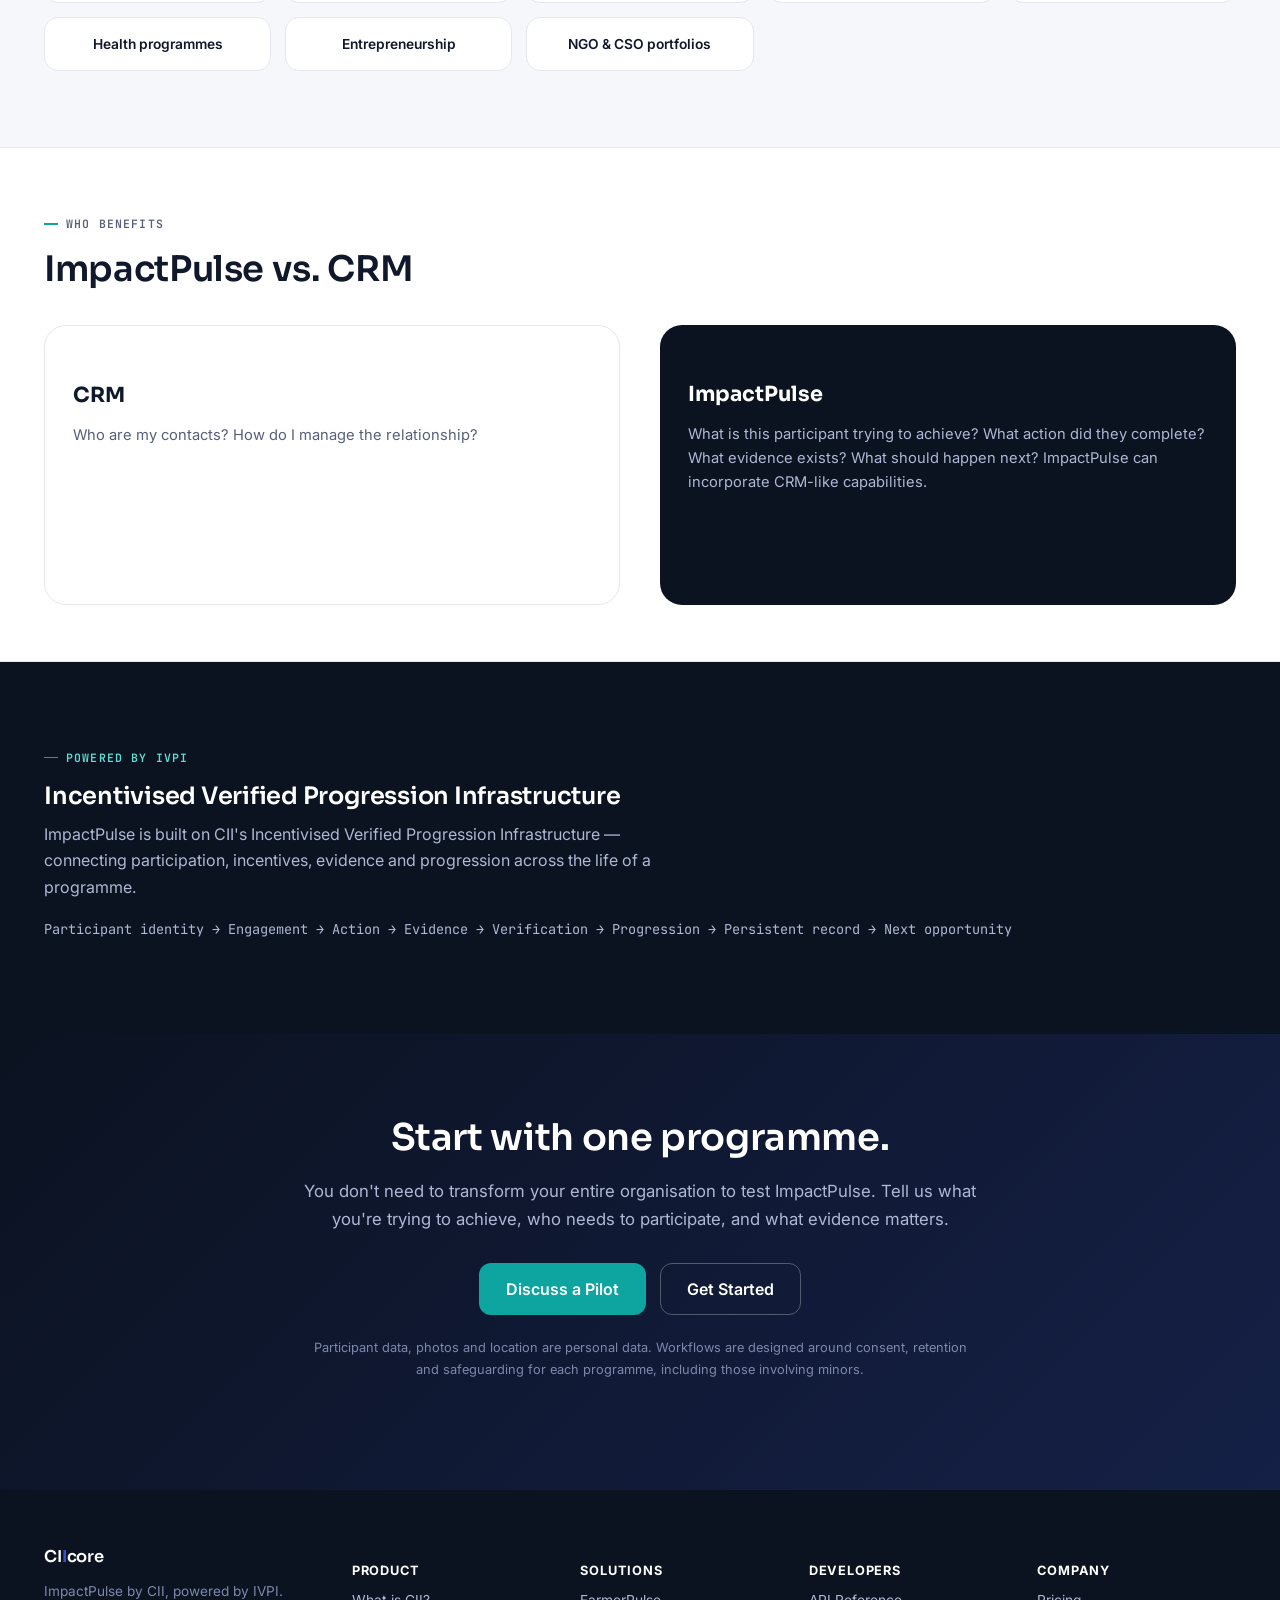
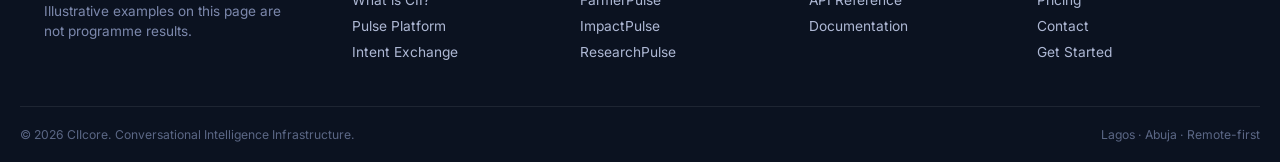
<file: impactpulse.html>
<!DOCTYPE html>
<html lang="en">
<head>
<meta charset="UTF-8" />
<meta name="viewport" content="width=device-width, initial-scale=1.0" />
<title>ImpactPulse by CII | Continuous Programme Engagement & Verified Progress</title>
<meta name="description" content="ImpactPulse helps NGOs, CSOs, development partners and programme implementers continuously engage participants, capture evidence and track progression before, during and after programmes.">
<meta name="robots" content="noindex, nofollow"><!-- PREVIEW: remove once copy/name approved -->
<link rel="preconnect" href="https://fonts.googleapis.com">
<link href="https://fonts.googleapis.com/css2?family=Sora:wght@400;500;600;700&family=Inter:wght@400;500;600;700&family=JetBrains+Mono:wght@400;500;600&display=swap" rel="stylesheet">
<link rel="stylesheet" href="styles.css">
<style>
/* Additions for the interactive Challenge Builder only — everything else uses styles.css as-is */
.cb-wrap{display:grid;gap:24px;grid-template-columns:1fr 1fr;align-items:start}
@media (max-width:900px){.cb-wrap{grid-template-columns:1fr}}
.cb-form{background:var(--surface);border:1px solid var(--border);border-radius:var(--radius-lg);padding:24px;display:flex;flex-direction:column;gap:14px}
.cb-field label{display:block;font-size:.8rem;font-weight:600;color:var(--text-soft);margin-bottom:5px}
.cb-field input,.cb-field textarea{width:100%;font-family:var(--font-body);font-size:.92rem;padding:10px 12px;border-radius:var(--radius-sm);border:1.5px solid var(--border-2);background:var(--bg);color:var(--text)}
.cb-field textarea{resize:vertical;min-height:56px}
.cb-check-row{display:flex;flex-wrap:wrap;gap:8px}
.cb-check{display:inline-flex;align-items:center;gap:6px;font-size:.84rem;background:var(--bg);border:1.5px solid var(--border-2);border-radius:999px;padding:6px 12px;cursor:pointer}
.cb-check input{margin:0}
.cb-check:has(input:checked){border-color:var(--signal);background:var(--signal-soft);color:var(--signal)}
.cb-list{display:flex;flex-direction:column;gap:14px}
.cb-card{background:var(--ink);color:#fff;border-radius:var(--radius-lg);padding:20px}
.cb-card h4{color:#fff;font-family:var(--font-display);font-size:1.05rem;margin-bottom:6px}
.cb-card p{color:#AEB8D4;font-size:.86rem;margin:0 0 10px}
.cb-card .tags span{font-family:var(--font-mono);font-size:.7rem;background:rgba(255,255,255,.08);border:1px solid rgba(255,255,255,.14);padding:3px 8px;border-radius:7px;color:#DDEAFF;margin:0 6px 6px 0;display:inline-block}
.cb-status{font-family:var(--font-mono);font-size:.7rem;text-transform:uppercase;letter-spacing:.06em;color:#5FE0D6}
.cb-empty{color:var(--text-faint);font-size:.88rem;padding:20px;text-align:center;border:1.5px dashed var(--border-2);border-radius:var(--radius-lg)}
.cb-note{font-size:.8rem;color:var(--text-faint);margin-top:6px}
</style>
</head>
<body>

<header class="site-header">
  <div class="container header__inner">
    <a href="index.html" class="brand">
      <span class="brand__mark"><svg viewBox="0 0 24 24" fill="none" stroke="currentColor" stroke-width="2"><path d="M3 12h4l2-7 4 14 2-7h6"/></svg></span>
      <span class="brand__name">CI<b>I</b>core</span>
    </a>
    <nav class="main-nav" id="mainNav">
      <div class="nav-item"><button aria-expanded="false">Product <svg viewBox="0 0 24 24" stroke="currentColor" fill="none" stroke-width="2"><path d="M6 9l6 6 6-6"/></svg></button>
        <div class="mega">
          <a href="what-is-cii.html">What is CII? <span>The infrastructure layer, explained</span></a>
          <a href="pulse-platform.html">Pulse Platform <span>One engine, every domain</span></a>
          <a href="index.html#marketplace">Marketplace &amp; Intent Exchange <span>Opportunity matching, live</span></a>
        </div>
      </div>
      <div class="nav-item"><button aria-expanded="false">Solutions <svg viewBox="0 0 24 24" stroke="currentColor" fill="none" stroke-width="2"><path d="M6 9l6 6 6-6"/></svg></button>
        <div class="mega mega--wide">
          <a href="pulse-platform.html#farmerpulse">FarmerPulse <span>Agriculture &amp; agribusiness</span></a>
          <a href="pulse-platform.html#govpulse">GovPulse <span>Government &amp; public service</span></a>
          <a href="pulse-platform.html#healthpulse">HealthPulse <span>Health systems &amp; NGOs</span></a>
          <a href="pulse-platform.html#edupulse">EduPulse <span>Education &amp; training</span></a>
          <a href="pulse-platform.html#businesspulse">BusinessPulse <span>SMEs &amp; enterprise</span></a>
          <a href="impactpulse.html">ImpactPulse <span>NGOs, CSOs &amp; development programmes</span></a>
          <a href="pulse-platform.html#more">ResearchPulse, EnterprisePulse <span>See the remaining two</span></a>
        </div>
      </div>
      <a href="pricing.html">Pricing</a>
    </nav>
    <div class="header__actions">
      <a href="contact.html" class="btn btn--ghost">Contact</a>
      <a href="get-started.html" class="btn btn--primary">Get Started</a>
    </div>
    <button class="hamburger" id="hamburger" aria-label="Menu"><span></span><span></span><span></span></button>
  </div>
</header>

<main>
<section class="hero">
  <div class="hero__bg" aria-hidden="true"></div>
  <div class="container hero__inner">
    <p class="eyebrow">ImpactPulse &middot; powered by IVPI</p>
    <h1 class="hero__headline">Turn development programmes into <span class="hl">continuously verified progress.</span></h1>
    <p class="hero__sub">ImpactPulse gives NGOs, CSOs, development partners and implementing organisations a persistent engagement and evidence layer, connecting participants before, during and after a programme.</p>
    <div class="hero__actions">
      <a href="contact.html?subject=ImpactPulse+pilot" class="btn btn--primary btn--lg">Discuss a Pilot</a>
      <a href="#how" class="btn btn--outline btn--lg">See How It Works</a>
    </div>
    <div class="hero__trust">
      <span>Captured</span><span>Active</span><span>Verified</span><span>Ongoing</span>
    </div>
  </div>
</section>

<section class="content-section" id="how">
  <div class="container">
    <div class="section-head"><div><p class="eyebrow">The problem</p><h2>A programme can end. Progress shouldn't.</h2><p>Engagement often clusters around baseline and endline; between and after those points the participant relationship goes thin.</p></div></div>
    <div class="two-col">
      <div class="arch-detail" style="background:var(--ink);">
        <h4>Conventional programme</h4>
        <p>Baseline &rarr; Programme activities &rarr; Endline survey &rarr; Report &rarr; Participant relationship often ends</p>
      </div>
      <div>
        <h4 style="margin-bottom:10px;">With ImpactPulse</h4>
        <ul class="check-list">
          <li>Participant onboarding, needs &amp; baseline</li>
          <li>Programme activities</li>
          <li>Incentivised actions</li>
          <li>Evidence &amp; verified progression</li>
          <li>Follow-up &amp; persistent participant record</li>
        </ul>
      </div>
    </div>
  </div>
</section>

<section class="content-section content-section--alt">
  <div class="container">
    <div class="section-head"><div><p class="eyebrow">What it enables</p><h2>One continuous layer around the programme.</h2></div></div>
    <div class="value-grid">
      <div class="value-card"><h3>01 &middot; Engage</h3><p>Onboard participants and maintain an active relationship throughout the programme.</p></div>
      <div class="value-card"><h3>02 &middot; Incentivise</h3><p>Turn desired programme behaviours into structured challenges and incentives.</p></div>
      <div class="value-card"><h3>03 &middot; Verify</h3><p>Collect evidence as activities happen, not only through retrospective reporting.</p></div>
      <div class="value-card"><h3>04 &middot; Track</h3><p>Maintain participant progression and programme activity over time.</p></div>
    </div>
  </div>
</section>

<section class="content-section" id="builder">
  <div class="container">
    <p class="eyebrow">Challenge Builder</p>
    <div class="section-head"><div><h2>Turn programme objectives into actionable challenges.</h2><p>Define what needs to be done, what evidence is required, and how progression is verified &mdash; per programme.</p></div></div>

    <div class="cb-wrap">
      <form class="cb-form" id="cbForm">
        <div class="cb-field"><label for="cbTitle">Challenge title</label><input id="cbTitle" required placeholder="Complete your first farm record"></div>
        <div class="cb-field"><label for="cbObjective">Objective</label><textarea id="cbObjective" required placeholder="Help participating farmers establish a basic farm activity record."></textarea></div>
        <div class="cb-field"><label for="cbAction">Participant action</label><input id="cbAction" required placeholder="Submit farm information"></div>
        <div class="cb-field"><label>Evidence required</label>
          <div class="cb-check-row">
            <label class="cb-check"><input type="checkbox" name="evidence" value="Photo" checked>Photo</label>
            <label class="cb-check"><input type="checkbox" name="evidence" value="Response">Response</label>
            <label class="cb-check"><input type="checkbox" name="evidence" value="Location/context">Location/context</label>
            <label class="cb-check"><input type="checkbox" name="evidence" value="Supporting document">Supporting document</label>
          </div>
        </div>
        <div class="cb-field"><label>Verification</label>
          <div class="cb-check-row">
            <label class="cb-check"><input type="checkbox" name="verify" value="Manual review" checked>Manual review</label>
            <label class="cb-check"><input type="checkbox" name="verify" value="Rule-based validation">Rule-based validation</label>
            <label class="cb-check"><input type="checkbox" name="verify" value="Officer confirmation">Officer confirmation</label>
          </div>
        </div>
        <div class="cb-field"><label>Incentive, released on verification</label>
          <div class="cb-check-row">
            <label class="cb-check"><input type="checkbox" name="reward" value="Points" checked>Points</label>
            <label class="cb-check"><input type="checkbox" name="reward" value="Recognition">Recognition</label>
            <label class="cb-check"><input type="checkbox" name="reward" value="Access to next activity">Access to next activity</label>
            <label class="cb-check"><input type="checkbox" name="reward" value="Opportunity">Opportunity</label>
          </div>
        </div>
        <div class="cb-field"><label for="cbDeadline">Deadline</label><input id="cbDeadline" placeholder="Programme-defined"></div>
        <button type="submit" class="btn btn--primary">Create Challenge</button>
        <p class="cb-note">This builder is live on the page — it renders challenges into the list on the right as you create them. It does not yet save anywhere: nothing here is written to a database, and the list resets on reload.</p>
      </form>

      <div>
        <h3 style="font-size:.95rem;color:var(--text-soft);margin-bottom:14px;">Challenges created this session</h3>
        <div class="cb-list" id="cbList">
          <div class="cb-empty" id="cbEmpty">No challenges yet &mdash; create one on the left.</div>
        </div>
      </div>
    </div>

    <p style="color:var(--text-faint);font-size:.85rem;margin-top:24px;">Illustrative example challenges: document a farm activity (agriculture), complete a first skills assignment (youth), register a business activity (entrepreneurship), complete a first income-generating activity (women's economic empowerment), document a community action, complete a learning activity (education).</p>
  </div>
</section>

<section class="content-section content-section--alt">
  <div class="container">
    <div class="section-head"><div><p class="eyebrow">Why it matters</p><h2>From objective to observable progression.</h2><p>"Improve agricultural practices" becomes: complete training &rarr; apply the practice &rarr; submit evidence &rarr; receive verification &rarr; complete the next milestone.</p></div></div>
    <div class="two-col">
      <div class="arch-detail" style="background:var(--ink);">
        <h4>Example pathway &middot; 12-week livelihood programme</h4>
        <p>Week 1 onboarding &middot; Week 2 baseline &middot; Week 3 training &middot; Week 5 evidence &middot; Week 6 verification &middot; Week 7 milestone &middot; Week 12 programme milestone &middot; After: follow-up, new opportunity, continued engagement.</p>
      </div>
      <ul class="check-list">
        <li>Challenge 1 &middot; not started</li>
        <li>Challenge 2 &middot; in progress</li>
        <li>Challenge 3 &middot; evidence submitted</li>
        <li>Challenge 4 &middot; verified</li>
        <li>Milestone reached &middot; next opportunity open</li>
      </ul>
    </div>
  </div>
</section>

<section class="content-section" id="record">
  <div class="container two-col">
    <div>
      <p class="eyebrow">Persistent participant memory</p>
      <h2>The participant record doesn't disappear at endline.</h2>
      <p style="color:var(--text-soft);margin-top:14px;">Profile, needs, baseline, activities, evidence, milestones, progression and follow-up &mdash; with participant consent. The programme may end; the relationship can continue.</p>
      <ul class="check-list" style="margin-top:16px;">
        <li>WhatsApp as one possible, low-friction access channel &mdash; not the whole product</li>
        <li>Don't just ask participants to respond: give them reasons to act</li>
        <li>Incentives: recognition, access, opportunity, rewards, progression &mdash; not only cash</li>
      </ul>
    </div>
    <div class="arch-detail" style="background:var(--ink);">
      <h4>Evidence becomes part of the journey</h4>
      <p>Action &rarr; Evidence &rarr; Verification &rarr; Milestone &rarr; Progress. Evidence can include photos, documents, responses, activity records, location/context and completion records. We make no claims about automated verification accuracy.</p>
    </div>
  </div>
</section>

<section class="content-section content-section--alt" id="intelligence">
  <div class="container">
    <div class="section-head"><div><p class="eyebrow">Programme intelligence</p><h2>From programme reporting to programme intelligence.</h2></div></div>
    <div class="two-col">
      <div class="arch-detail" style="background:var(--surface);border:1.5px solid var(--border);color:var(--text);"><h4 style="color:var(--text);">Traditional reporting</h4><p style="color:var(--text-soft);">How many people participated?</p></div>
      <div class="arch-detail" style="background:var(--ink);"><h4>ImpactPulse</h4><p>Who participated, what did they do, where and when, what evidence exists, who is progressing, who needs follow-up, what happened after the programme.</p></div>
    </div>
    <p style="color:var(--text-faint);font-size:.85rem;margin-top:16px;">Illustrative example: a 12-week agricultural livelihoods programme &mdash; before (onboarding, baseline), during (training, challenges, evidence, verification), after (follow-up, continued engagement, progression record). No fabricated figures are shown.</p>
  </div>
</section>

<section class="solutions" id="uses">
  <div class="container">
    <div class="section-head"><div><p class="eyebrow">Who it's for</p><h2>Built for programmes where participation and progression matter.</h2></div></div>
    <div class="solutions-grid">
      <div class="solution-chip">Agriculture &amp; livelihoods</div>
      <div class="solution-chip">Youth &amp; skills</div>
      <div class="solution-chip">Women's economic empowerment</div>
      <div class="solution-chip">Community development</div>
      <div class="solution-chip">Education</div>
      <div class="solution-chip">Health programmes</div>
      <div class="solution-chip">Entrepreneurship</div>
      <div class="solution-chip">NGO &amp; CSO portfolios</div>
    </div>
  </div>
</section>

<section class="content-section content-section--alt">
  <div class="container">
    <div class="section-head"><div><p class="eyebrow">Who benefits</p><h2>ImpactPulse vs. CRM</h2></div></div>
    <div class="two-col">
      <div class="arch-detail" style="background:var(--surface);border:1.5px solid var(--border);color:var(--text);"><h4 style="color:var(--text);">CRM</h4><p style="color:var(--text-soft);">Who are my contacts? How do I manage the relationship?</p></div>
      <div class="arch-detail" style="background:var(--ink);"><h4>ImpactPulse</h4><p>What is this participant trying to achieve? What action did they complete? What evidence exists? What should happen next? ImpactPulse can incorporate CRM-like capabilities.</p></div>
    </div>
  </div>
</section>

<section class="lifecycle">
  <div class="container">
    <p class="eyebrow eyebrow--onDark">Powered by IVPI</p>
    <h2>Incentivised Verified Progression Infrastructure</h2>
    <p style="color:#AEB8D4;max-width:640px;margin-top:10px;">ImpactPulse is built on CII's Incentivised Verified Progression Infrastructure &mdash; connecting participation, incentives, evidence and progression across the life of a programme.</p>
    <p style="color:#AEB8D4;margin-top:18px;font-family:var(--font-mono);font-size:.85rem;">Participant identity &rarr; Engagement &rarr; Action &rarr; Evidence &rarr; Verification &rarr; Progression &rarr; Persistent record &rarr; Next opportunity</p>
  </div>
</section>

<section class="final-cta" id="pilot">
  <div class="container final-cta__inner">
    <h2>Start with one programme.</h2>
    <p>You don't need to transform your entire organisation to test ImpactPulse. Tell us what you're trying to achieve, who needs to participate, and what evidence matters.</p>
    <div class="final-cta__actions">
      <a href="contact.html?subject=ImpactPulse+pilot" class="btn btn--pulse btn--lg">Discuss a Pilot</a>
      <a href="get-started.html" class="btn btn--outline btn--onDark btn--lg">Get Started</a>
    </div>
    <p style="color:#7C88AC;font-size:.8rem;margin-top:22px;">Participant data, photos and location are personal data. Workflows are designed around consent, retention and safeguarding for each programme, including those involving minors.</p>
  </div>
</section>
</main>

<footer class="site-footer">
  <div class="container footer__grid">
    <div class="footer__brand">
      <span class="brand__name">CI<b>I</b>core</span>
      <p>ImpactPulse by CII, powered by IVPI. Illustrative examples on this page are not programme results.</p>
    </div>
    <div><h4>Product</h4><a href="what-is-cii.html">What is CII?</a><a href="pulse-platform.html">Pulse Platform</a><a href="index.html#marketplace">Intent Exchange</a></div>
    <div><h4>Solutions</h4><a href="pulse-platform.html#farmerpulse">FarmerPulse</a><a href="impactpulse.html">ImpactPulse</a><a href="pulse-platform.html#more">ResearchPulse</a></div>
    <div><h4>Developers</h4><a href="developers.html">API Reference</a><a href="developers.html#docs">Documentation</a></div>
    <div><h4>Company</h4><a href="pricing.html">Pricing</a><a href="contact.html">Contact</a><a href="get-started.html">Get Started</a></div>
  </div>
  <div class="container footer__bottom">
    <span>© 2026 CIIcore. Conversational Intelligence Infrastructure.</span>
    <span>Lagos &middot; Abuja &middot; Remote-first</span>
  </div>
</footer>

<script src="script.js"></script>
<script>
(function(){
  var form = document.getElementById('cbForm');
  var list = document.getElementById('cbList');
  var empty = document.getElementById('cbEmpty');
  var count = 0;

  function checked(name){
    return Array.prototype.slice.call(form.querySelectorAll('input[name="'+name+'"]:checked')).map(function(i){return i.value;});
  }

  form.addEventListener('submit', function(e){
    e.preventDefault();
    var title = document.getElementById('cbTitle').value.trim();
    var objective = document.getElementById('cbObjective').value.trim();
    var action = document.getElementById('cbAction').value.trim();
    var deadline = document.getElementById('cbDeadline').value.trim() || 'Programme-defined';
    if(!title || !objective || !action){ return; }

    var evidence = checked('evidence'), verify = checked('verify'), reward = checked('reward');
    count++;

    var card = document.createElement('div');
    card.className = 'cb-card';
    card.innerHTML =
      '<span class="cb-status">Draft &middot; #' + count + '</span>' +
      '<h4>' + escapeHtml(title) + '</h4>' +
      '<p>' + escapeHtml(objective) + '</p>' +
      '<p style="color:#fff;font-size:.82rem;"><strong>Action:</strong> ' + escapeHtml(action) + ' &middot; <strong>Deadline:</strong> ' + escapeHtml(deadline) + '</p>' +
      '<div class="tags">' +
        evidence.map(function(v){return '<span>Evidence: '+escapeHtml(v)+'</span>';}).join('') +
        verify.map(function(v){return '<span>Verify: '+escapeHtml(v)+'</span>';}).join('') +
        reward.map(function(v){return '<span>Reward: '+escapeHtml(v)+'</span>';}).join('') +
      '</div>';

    list.insertBefore(card, list.firstChild);
    if(empty) empty.style.display = 'none';
    form.reset();
    document.getElementById('cbTitle').focus();
  });

  function escapeHtml(s){
    var d = document.createElement('div');
    d.textContent = s;
    return d.innerHTML;
  }
})();
</script>
</body>
</html>
</file>
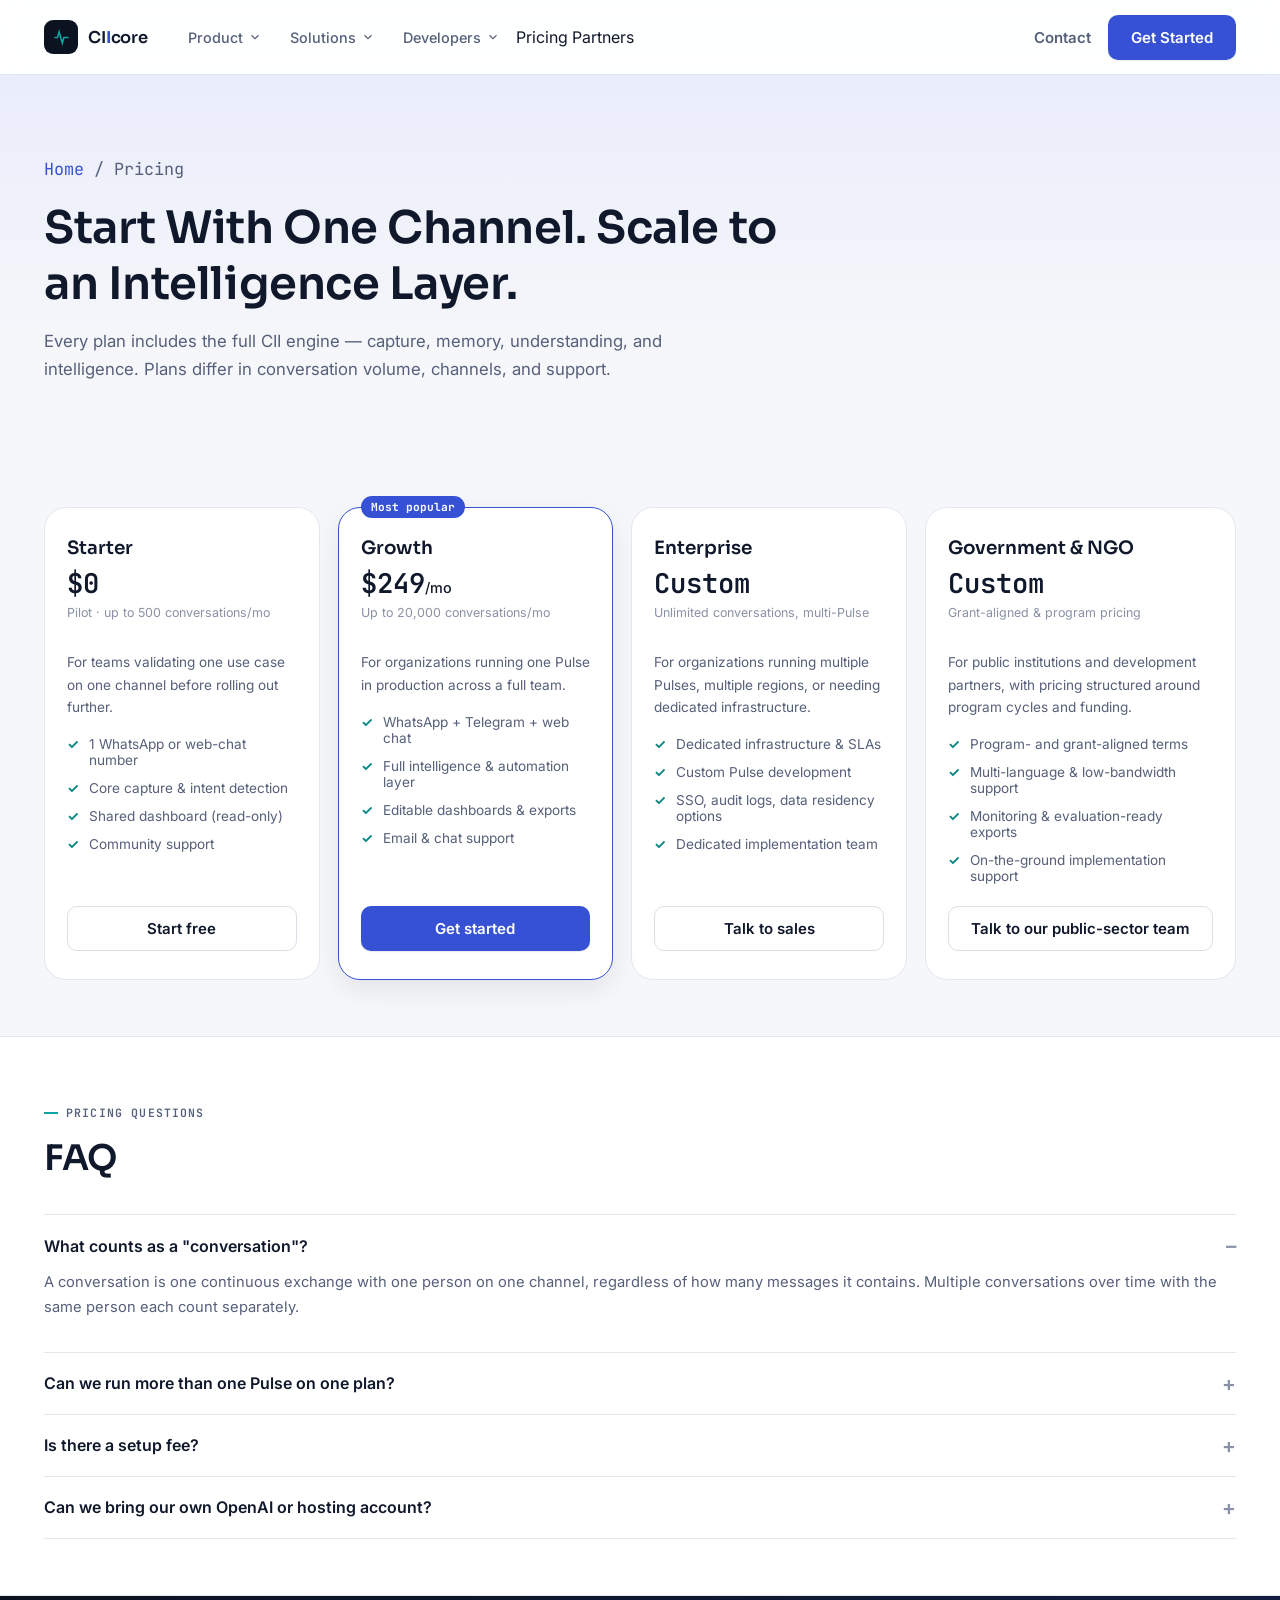
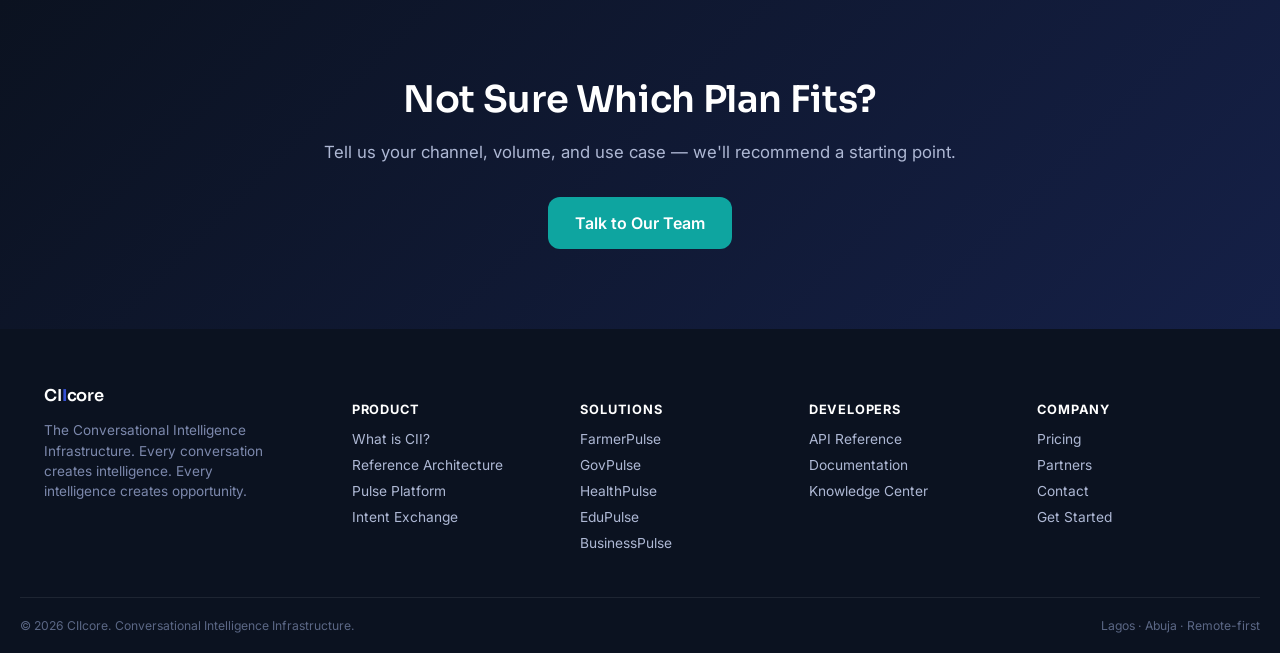
<file: pricing.html>
<!DOCTYPE html>
<html lang="en">
<head>
<meta charset="UTF-8" />
<meta name="viewport" content="width=device-width, initial-scale=1.0" />
<title>Pricing — CIIcore</title>
<meta name="description" content="CIIcore pricing: Starter, Growth, Enterprise, and custom Government & NGO plans for the Conversational Intelligence Infrastructure.">
<link rel="preconnect" href="https://fonts.googleapis.com">
<link href="https://fonts.googleapis.com/css2?family=Sora:wght@400;500;600;700&family=Inter:wght@400;500;600;700&family=JetBrains+Mono:wght@400;500;600&display=swap" rel="stylesheet">
<link rel="stylesheet" href="styles.css">
</head>
<body>

<header class="site-header">
  <div class="container header__inner">
    <a href="index.html" class="brand">
      <span class="brand__mark"><svg viewBox="0 0 24 24" fill="none" stroke="currentColor" stroke-width="2"><path d="M3 12h4l2-7 4 14 2-7h6"/></svg></span>
      <span class="brand__name">CI<b>I</b>core</span>
    </a>
    <nav class="main-nav" id="mainNav">
      <div class="nav-item"><button aria-expanded="false">Product <svg viewBox="0 0 24 24" stroke="currentColor" fill="none" stroke-width="2"><path d="M6 9l6 6 6-6"/></svg></button>
        <div class="mega">
          <a href="what-is-cii.html">What is CII? <span>The infrastructure layer, explained</span></a>
          <a href="what-is-cii.html#architecture">Reference Architecture <span>Channels → memory → intelligence</span></a>
          <a href="pulse-platform.html">Pulse Platform <span>One engine, every domain</span></a>
          <a href="index.html#marketplace">Marketplace &amp; Intent Exchange <span>Opportunity matching, live</span></a>
        </div>
      </div>
      <div class="nav-item"><button aria-expanded="false">Solutions <svg viewBox="0 0 24 24" stroke="currentColor" fill="none" stroke-width="2"><path d="M6 9l6 6 6-6"/></svg></button>
        <div class="mega mega--wide">
          <a href="pulse-platform.html#farmerpulse">FarmerPulse <span>Agriculture &amp; agribusiness</span></a>
          <a href="pulse-platform.html#govpulse">GovPulse <span>Government &amp; public service</span></a>
          <a href="pulse-platform.html#healthpulse">HealthPulse <span>Health systems &amp; NGOs</span></a>
          <a href="pulse-platform.html#edupulse">EduPulse <span>Education &amp; training</span></a>
          <a href="pulse-platform.html#businesspulse">BusinessPulse <span>SMEs &amp; enterprise</span></a>
          <a href="pulse-platform.html#more">CommunityPulse, ResearchPulse, EnterprisePulse <span>See all eight</span></a>
        </div>
      </div>
      <div class="nav-item"><button aria-expanded="false">Developers <svg viewBox="0 0 24 24" stroke="currentColor" fill="none" stroke-width="2"><path d="M6 9l6 6 6-6"/></svg></button>
        <div class="mega">
          <a href="developers.html">API &amp; Developers <span>REST + realtime, SDKs</span></a>
          <a href="developers.html#docs">Documentation <span>Guides &amp; references</span></a>
          <a href="developers.html#knowledge">Knowledge Center <span>Concepts &amp; best practice</span></a>
        </div>
      </div>
      <a href="pricing.html">Pricing</a>
      <a href="index.html#partners">Partners</a>
    </nav>
    <div class="header__actions">
      <a href="contact.html" class="btn btn--ghost">Contact</a>
      <a href="get-started.html" class="btn btn--primary">Get Started</a>
    </div>
    <button class="hamburger" id="hamburger" aria-label="Menu"><span></span><span></span><span></span></button>
  </div>
</header>

<main>
<section class="page-hero">
  <div class="container">
    <p class="breadcrumb"><a href="index.html">Home</a> / Pricing</p>
    <h1>Start With One Channel. Scale to an Intelligence Layer.</h1>
    <p>Every plan includes the full CII engine — capture, memory, understanding, and intelligence. Plans differ in conversation volume, channels, and support.</p>
  </div>
</section>

<section class="content-section">
  <div class="container">
    <div class="pricing-grid">
      <div class="price-card">
        <div class="price-card__name">Starter</div>
        <div class="price-card__price">$0</div>
        <div class="price-card__unit">Pilot · up to 500 conversations/mo</div>
        <p class="desc">For teams validating one use case on one channel before rolling out further.</p>
        <ul class="check-list">
          <li>1 WhatsApp or web-chat number</li>
          <li>Core capture &amp; intent detection</li>
          <li>Shared dashboard (read-only)</li>
          <li>Community support</li>
        </ul>
        <a href="get-started.html" class="btn btn--outline btn--block">Start free</a>
      </div>
      <div class="price-card price-card--featured">
        <div class="price-card__name">Growth</div>
        <div class="price-card__price">$249<span style="font-size:.9rem;font-family:var(--font-body);font-weight:500;">/mo</span></div>
        <div class="price-card__unit">Up to 20,000 conversations/mo</div>
        <p class="desc">For organizations running one Pulse in production across a full team.</p>
        <ul class="check-list">
          <li>WhatsApp + Telegram + web chat</li>
          <li>Full intelligence &amp; automation layer</li>
          <li>Editable dashboards &amp; exports</li>
          <li>Email &amp; chat support</li>
        </ul>
        <a href="get-started.html" class="btn btn--primary btn--block">Get started</a>
      </div>
      <div class="price-card">
        <div class="price-card__name">Enterprise</div>
        <div class="price-card__price">Custom</div>
        <div class="price-card__unit">Unlimited conversations, multi-Pulse</div>
        <p class="desc">For organizations running multiple Pulses, multiple regions, or needing dedicated infrastructure.</p>
        <ul class="check-list">
          <li>Dedicated infrastructure &amp; SLAs</li>
          <li>Custom Pulse development</li>
          <li>SSO, audit logs, data residency options</li>
          <li>Dedicated implementation team</li>
        </ul>
        <a href="contact.html" class="btn btn--outline btn--block">Talk to sales</a>
      </div>
      <div class="price-card">
        <div class="price-card__name">Government &amp; NGO</div>
        <div class="price-card__price">Custom</div>
        <div class="price-card__unit">Grant-aligned &amp; program pricing</div>
        <p class="desc">For public institutions and development partners, with pricing structured around program cycles and funding.</p>
        <ul class="check-list">
          <li>Program- and grant-aligned terms</li>
          <li>Multi-language &amp; low-bandwidth support</li>
          <li>Monitoring &amp; evaluation-ready exports</li>
          <li>On-the-ground implementation support</li>
        </ul>
        <a href="contact.html" class="btn btn--outline btn--block">Talk to our public-sector team</a>
      </div>
    </div>
  </div>
</section>

<section class="content-section content-section--alt">
  <div class="container">
    <div class="section-head"><div><p class="eyebrow">Pricing questions</p><h2>FAQ</h2></div></div>
    <div class="faq">
      <details class="faq-item" open><summary>What counts as a "conversation"?</summary><p>A conversation is one continuous exchange with one person on one channel, regardless of how many messages it contains. Multiple conversations over time with the same person each count separately.</p></details>
      <details class="faq-item"><summary>Can we run more than one Pulse on one plan?</summary><p>Starter and Growth are scoped to a single Pulse. Enterprise and Government &amp; NGO plans support multiple Pulses under one account, sharing conversation volume and infrastructure.</p></details>
      <details class="faq-item"><summary>Is there a setup fee?</summary><p>No setup fee on Starter or Growth. Enterprise and Government &amp; NGO plans may include a scoped implementation phase, quoted separately and transparently.</p></details>
      <details class="faq-item"><summary>Can we bring our own OpenAI or hosting account?</summary><p>Yes — Enterprise plans support bring-your-own-key arrangements for OpenAI usage and dedicated Supabase/hosting environments where required by data residency policy.</p></details>
    </div>
  </div>
</section>

<section class="final-cta">
  <div class="container final-cta__inner">
    <h2>Not Sure Which Plan Fits?</h2>
    <p>Tell us your channel, volume, and use case — we'll recommend a starting point.</p>
    <div class="final-cta__actions">
      <a href="contact.html" class="btn btn--pulse btn--lg">Talk to Our Team</a>
    </div>
  </div>
</section>
</main>

<footer class="site-footer">
  <div class="container footer__grid">
    <div class="footer__brand"><span class="brand__name">CI<b>I</b>core</span><p>The Conversational Intelligence Infrastructure. Every conversation creates intelligence. Every intelligence creates opportunity.</p></div>
    <div><h4>Product</h4><a href="what-is-cii.html">What is CII?</a><a href="what-is-cii.html#architecture">Reference Architecture</a><a href="pulse-platform.html">Pulse Platform</a><a href="index.html#marketplace">Intent Exchange</a></div>
    <div><h4>Solutions</h4><a href="pulse-platform.html#farmerpulse">FarmerPulse</a><a href="pulse-platform.html#govpulse">GovPulse</a><a href="pulse-platform.html#healthpulse">HealthPulse</a><a href="pulse-platform.html#edupulse">EduPulse</a><a href="pulse-platform.html#businesspulse">BusinessPulse</a></div>
    <div><h4>Developers</h4><a href="developers.html">API Reference</a><a href="developers.html#docs">Documentation</a><a href="index.html#resources">Knowledge Center</a></div>
    <div><h4>Company</h4><a href="pricing.html">Pricing</a><a href="index.html#partners">Partners</a><a href="contact.html">Contact</a><a href="get-started.html">Get Started</a></div>
  </div>
  <div class="container footer__bottom"><span>© 2026 CIIcore. Conversational Intelligence Infrastructure.</span><span>Lagos · Abuja · Remote-first</span></div>
</footer>

<script src="script.js"></script>
</body>
</html>
</file>
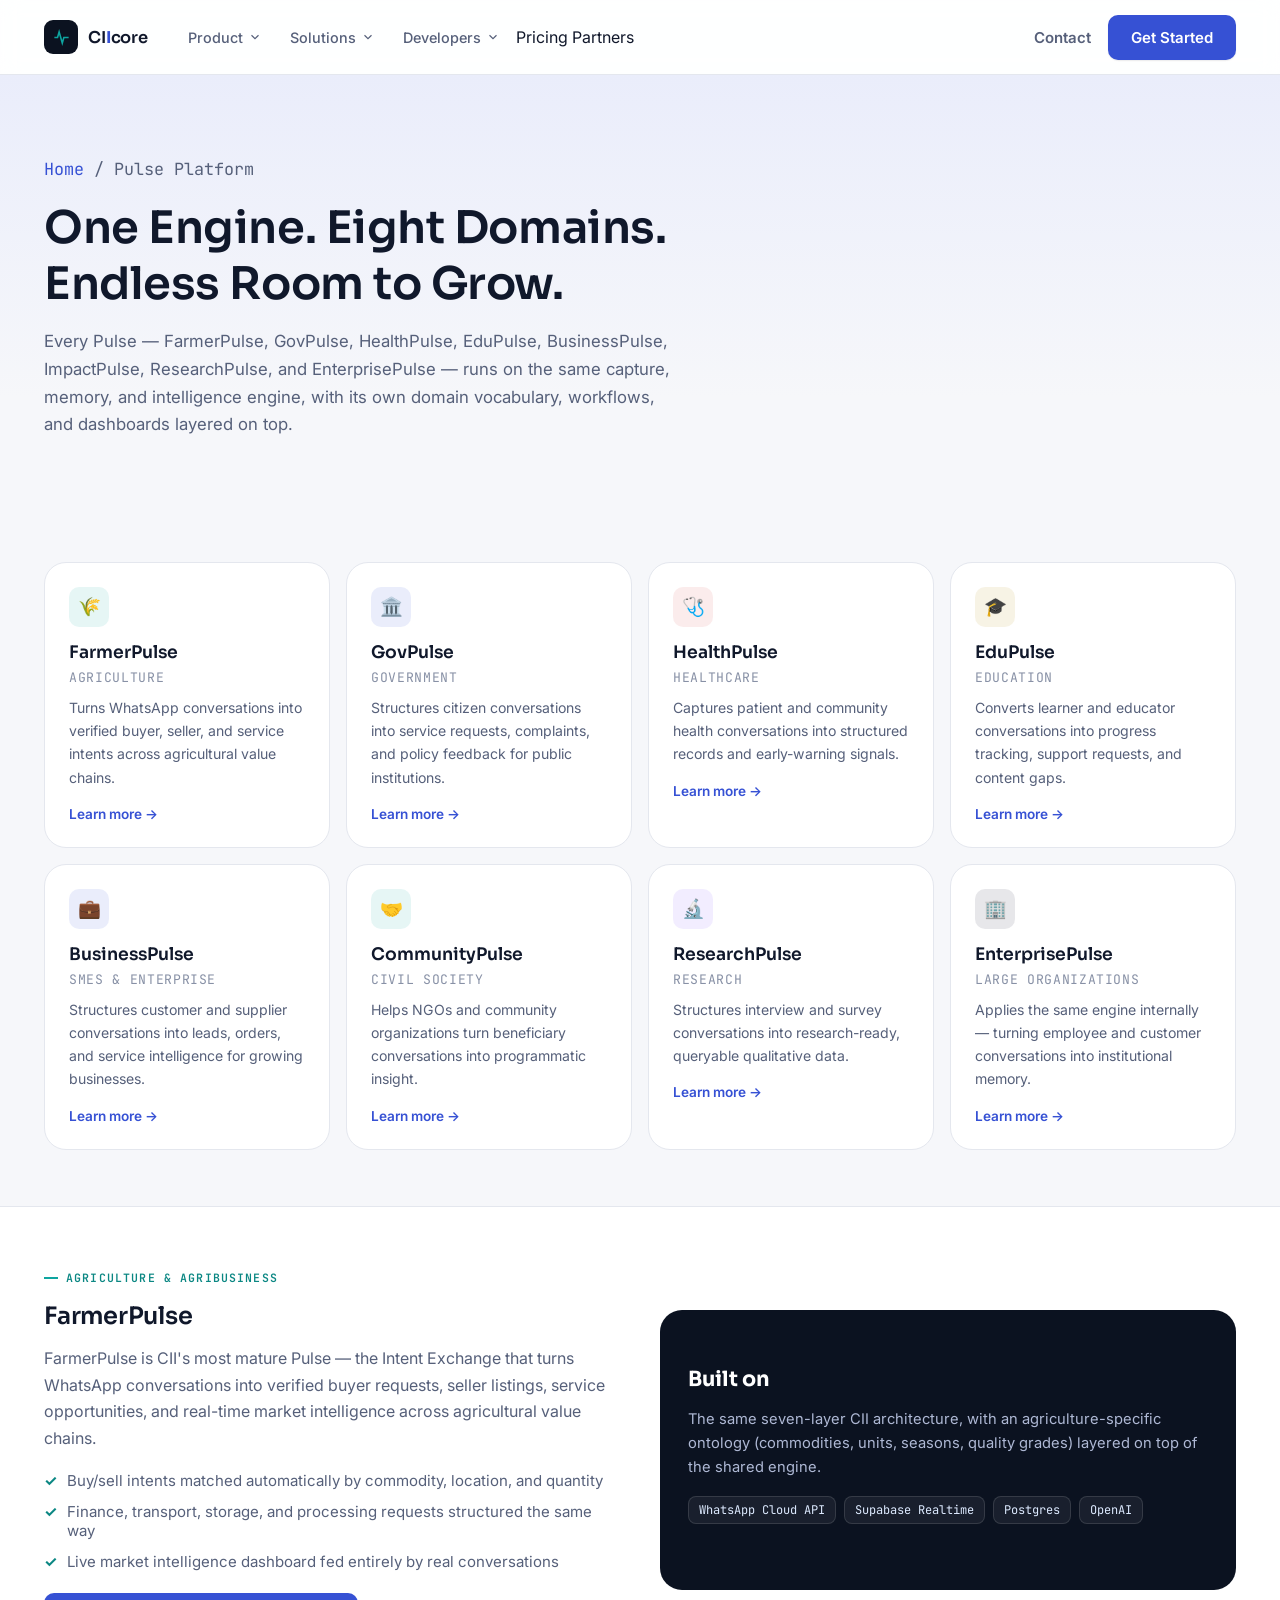
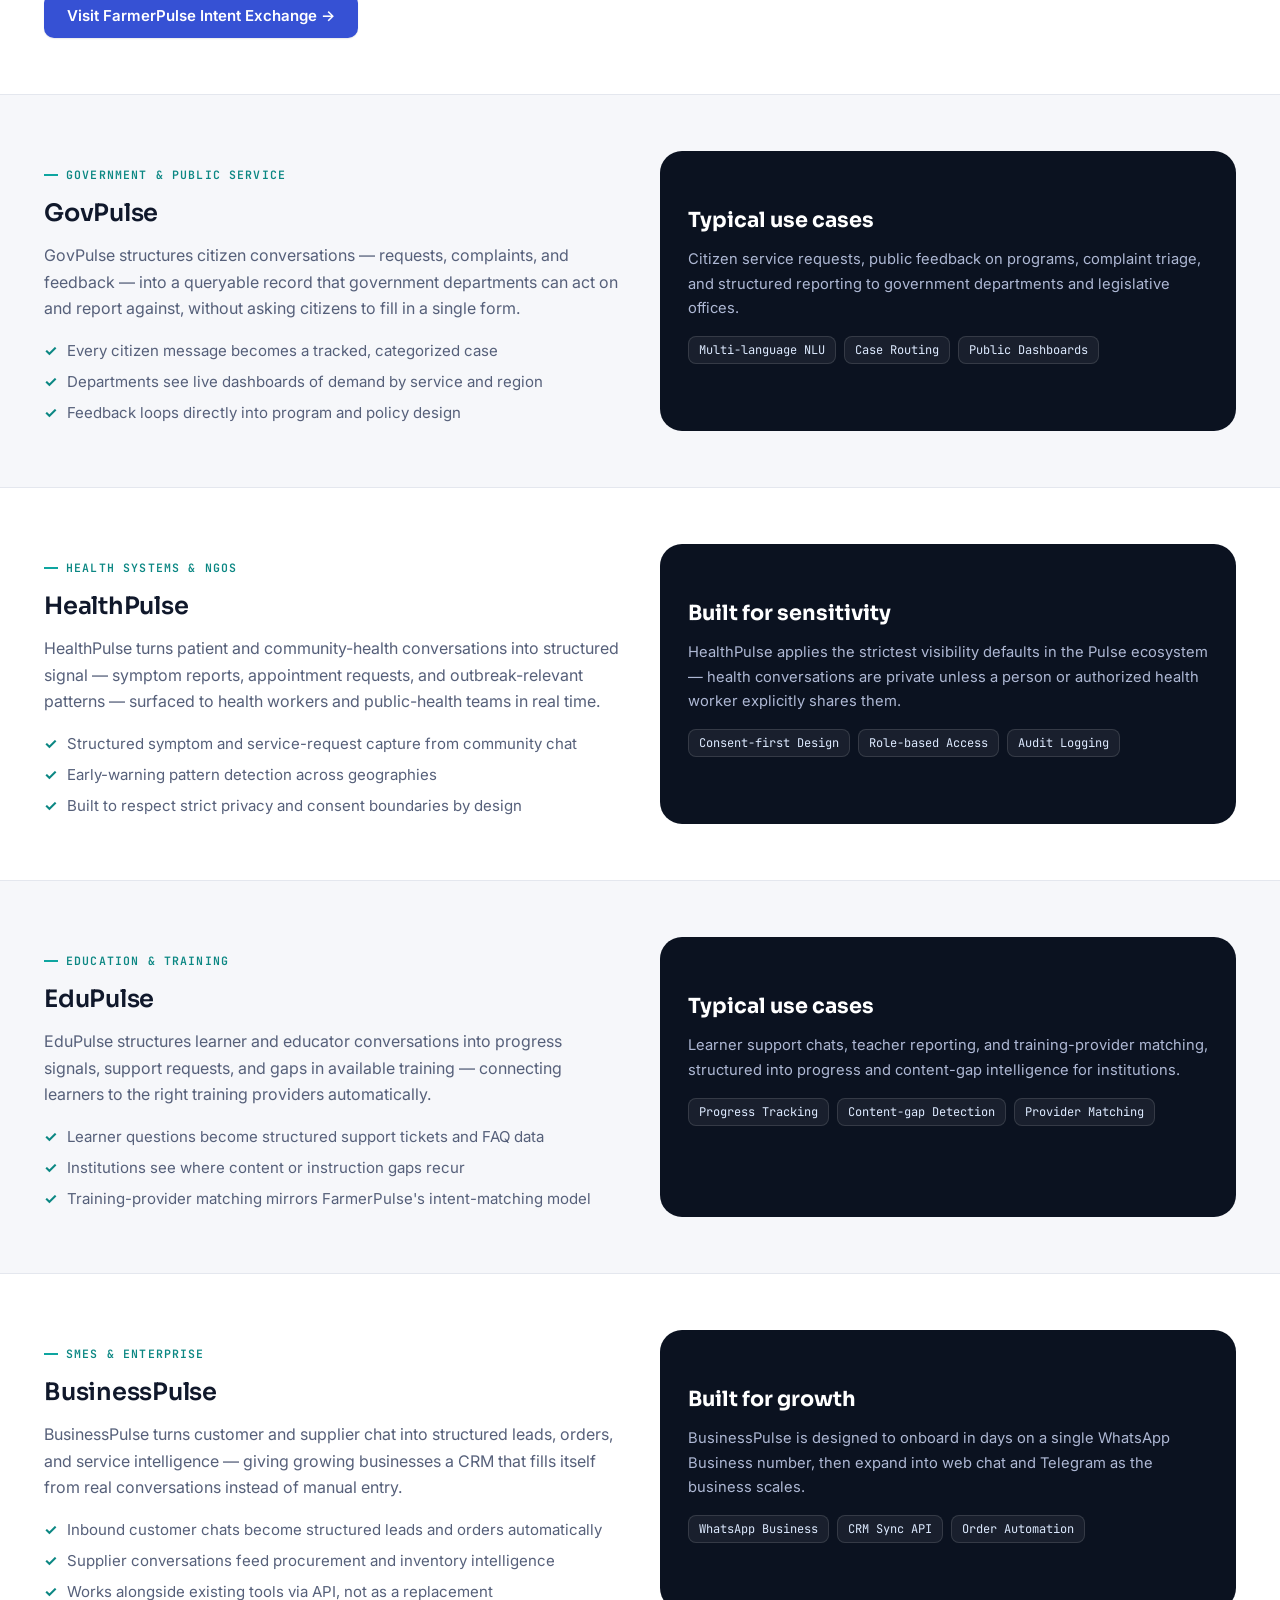
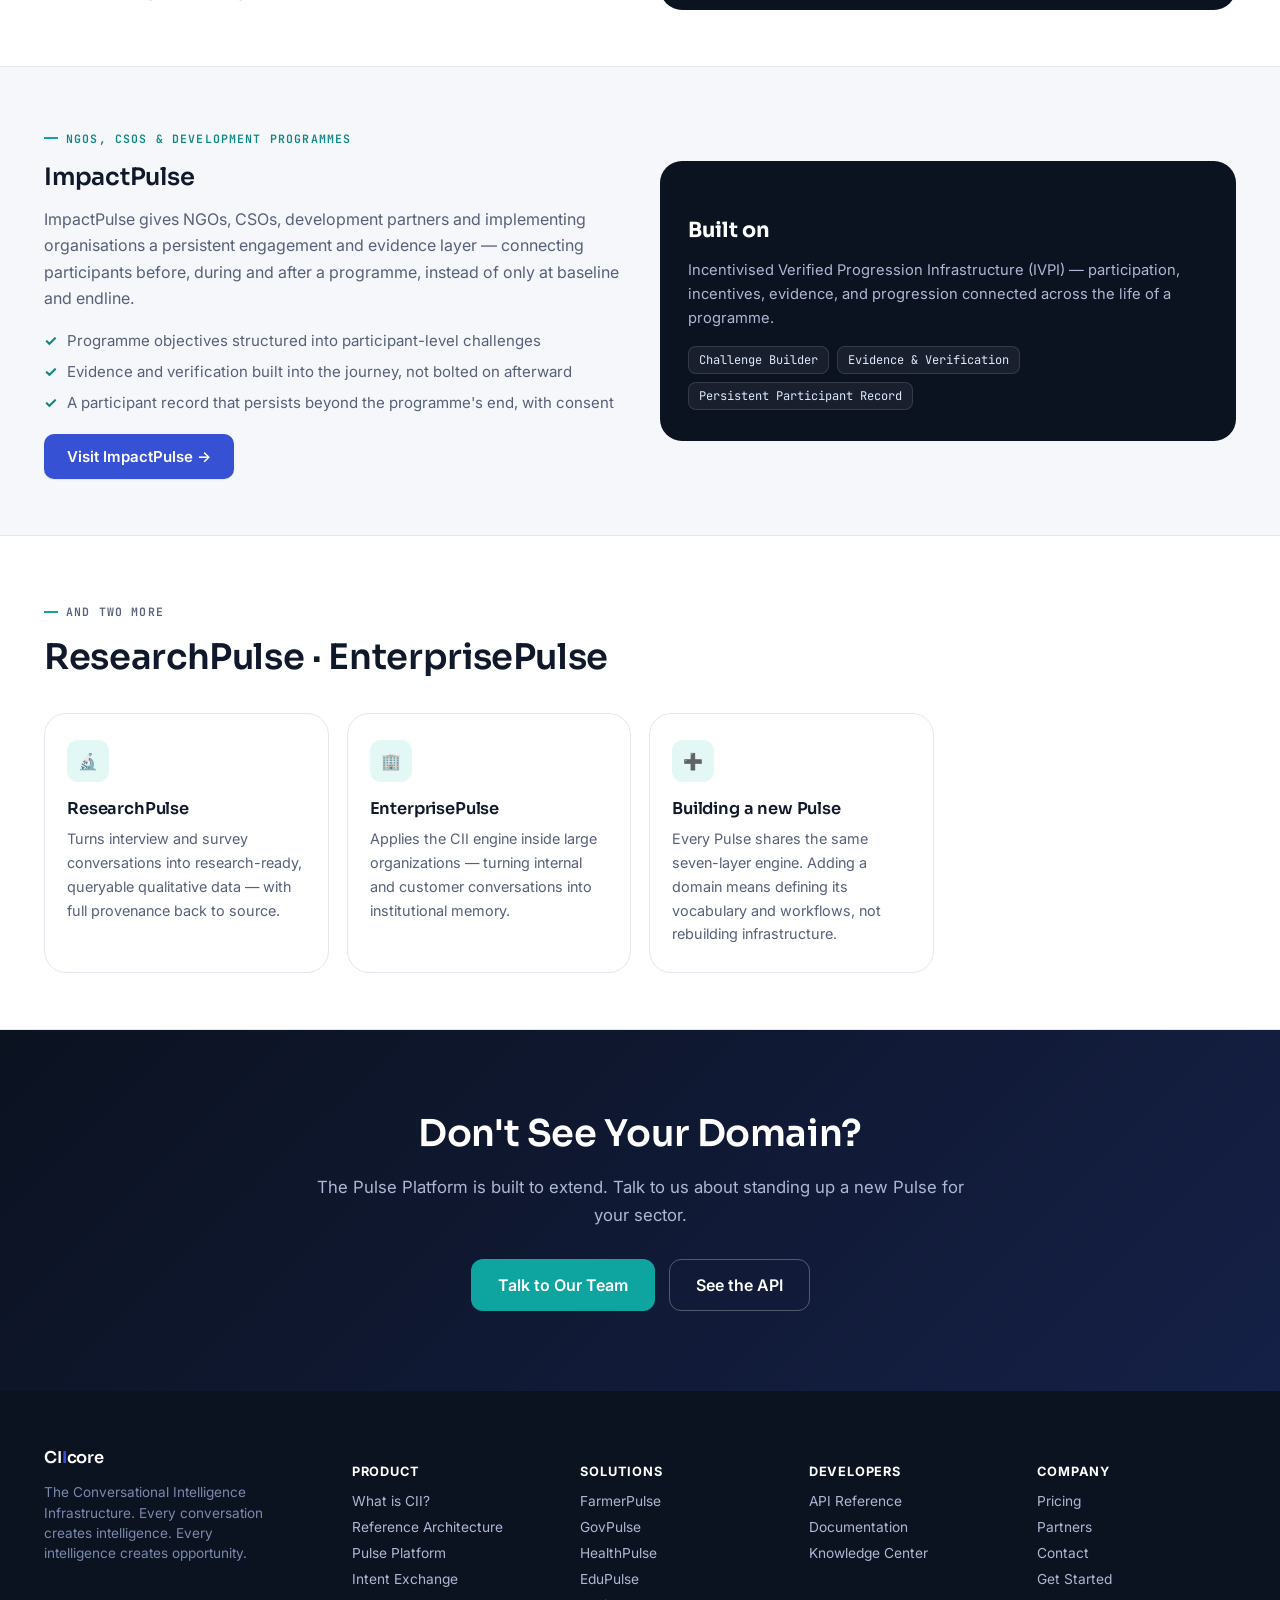
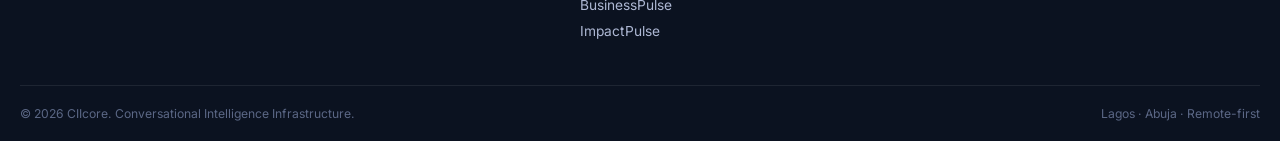
<file: pulse-platform.html>
<!DOCTYPE html>
<html lang="en">
<head>
<meta charset="UTF-8" />
<meta name="viewport" content="width=device-width, initial-scale=1.0" />
<title>Pulse Platform — One Engine, Every Domain | CIIcore</title>
<meta name="description" content="The Pulse Platform: FarmerPulse, GovPulse, HealthPulse, EduPulse, BusinessPulse, ImpactPulse, ResearchPulse, and EnterprisePulse — eight domains, one shared conversational engine.">
<link rel="preconnect" href="https://fonts.googleapis.com">
<link href="https://fonts.googleapis.com/css2?family=Sora:wght@400;500;600;700&family=Inter:wght@400;500;600;700&family=JetBrains+Mono:wght@400;500;600&display=swap" rel="stylesheet">
<link rel="stylesheet" href="styles.css">
</head>
<body>

<header class="site-header">
  <div class="container header__inner">
    <a href="index.html" class="brand">
      <span class="brand__mark"><svg viewBox="0 0 24 24" fill="none" stroke="currentColor" stroke-width="2"><path d="M3 12h4l2-7 4 14 2-7h6"/></svg></span>
      <span class="brand__name">CI<b>I</b>core</span>
    </a>
    <nav class="main-nav" id="mainNav">
      <div class="nav-item"><button aria-expanded="false">Product <svg viewBox="0 0 24 24" stroke="currentColor" fill="none" stroke-width="2"><path d="M6 9l6 6 6-6"/></svg></button>
        <div class="mega">
          <a href="what-is-cii.html">What is CII? <span>The infrastructure layer, explained</span></a>
          <a href="what-is-cii.html#architecture">Reference Architecture <span>Channels → memory → intelligence</span></a>
          <a href="pulse-platform.html">Pulse Platform <span>One engine, every domain</span></a>
          <a href="index.html#marketplace">Marketplace &amp; Intent Exchange <span>Opportunity matching, live</span></a>
        </div>
      </div>
      <div class="nav-item"><button aria-expanded="false">Solutions <svg viewBox="0 0 24 24" stroke="currentColor" fill="none" stroke-width="2"><path d="M6 9l6 6 6-6"/></svg></button>
        <div class="mega mega--wide">
          <a href="#farmerpulse">FarmerPulse <span>Agriculture &amp; agribusiness</span></a>
          <a href="#govpulse">GovPulse <span>Government &amp; public service</span></a>
          <a href="#healthpulse">HealthPulse <span>Health systems &amp; NGOs</span></a>
          <a href="#edupulse">EduPulse <span>Education &amp; training</span></a>
          <a href="#businesspulse">BusinessPulse <span>SMEs &amp; enterprise</span></a>
          <a href="impactpulse.html">ImpactPulse <span>NGOs, CSOs &amp; development programmes</span></a>
          <a href="#more">ResearchPulse, EnterprisePulse <span>See the remaining two</span></a>
        </div>
      </div>
      <div class="nav-item"><button aria-expanded="false">Developers <svg viewBox="0 0 24 24" stroke="currentColor" fill="none" stroke-width="2"><path d="M6 9l6 6 6-6"/></svg></button>
        <div class="mega">
          <a href="developers.html">API &amp; Developers <span>REST + realtime, SDKs</span></a>
          <a href="developers.html#docs">Documentation <span>Guides &amp; references</span></a>
          <a href="developers.html#knowledge">Knowledge Center <span>Concepts &amp; best practice</span></a>
        </div>
      </div>
      <a href="pricing.html">Pricing</a>
      <a href="index.html#partners">Partners</a>
    </nav>
    <div class="header__actions">
      <a href="contact.html" class="btn btn--ghost">Contact</a>
      <a href="get-started.html" class="btn btn--primary">Get Started</a>
    </div>
    <button class="hamburger" id="hamburger" aria-label="Menu"><span></span><span></span><span></span></button>
  </div>
</header>

<main>
<section class="page-hero">
  <div class="container">
    <p class="breadcrumb"><a href="index.html">Home</a> / Pulse Platform</p>
    <h1>One Engine. Eight Domains. Endless Room to Grow.</h1>
    <p>Every Pulse — FarmerPulse, GovPulse, HealthPulse, EduPulse, BusinessPulse, ImpactPulse, ResearchPulse, and EnterprisePulse — runs on the same capture, memory, and intelligence engine, with its own domain vocabulary, workflows, and dashboards layered on top.</p>
  </div>
</section>

<section class="content-section">
  <div class="container">
    <div class="pulse-grid" id="pulseGrid"></div>
  </div>
</section>

<!-- FARMERPULSE -->
<section class="content-section content-section--alt" id="farmerpulse">
  <div class="container two-col">
    <div>
      <p class="eyebrow">Agriculture &amp; agribusiness</p>
      <h2>FarmerPulse</h2>
      <p style="color:var(--text-soft);margin-top:14px;">FarmerPulse is CII's most mature Pulse — the Intent Exchange that turns WhatsApp conversations into verified buyer requests, seller listings, service opportunities, and real-time market intelligence across agricultural value chains.</p>
      <ul class="check-list" style="margin-top:20px;">
        <li>Buy/sell intents matched automatically by commodity, location, and quantity</li>
        <li>Finance, transport, storage, and processing requests structured the same way</li>
        <li>Live market intelligence dashboard fed entirely by real conversations</li>
      </ul>
      <a href="#" class="btn btn--primary" style="margin-top:22px;">Visit FarmerPulse Intent Exchange →</a>
    </div>
    <div class="arch-detail" style="background:var(--ink);">
      <h4>Built on</h4>
      <p>The same seven-layer CII architecture, with an agriculture-specific ontology (commodities, units, seasons, quality grades) layered on top of the shared engine.</p>
      <div class="arch-detail__tech"><span>WhatsApp Cloud API</span><span>Supabase Realtime</span><span>Postgres</span><span>OpenAI</span></div>
    </div>
  </div>
</section>

<!-- GOVPULSE -->
<section class="content-section" id="govpulse">
  <div class="container two-col">
    <div class="arch-detail" style="background:var(--ink);order:2;">
      <h4>Typical use cases</h4>
      <p>Citizen service requests, public feedback on programs, complaint triage, and structured reporting to government departments and legislative offices.</p>
      <div class="arch-detail__tech"><span>Multi-language NLU</span><span>Case Routing</span><span>Public Dashboards</span></div>
    </div>
    <div style="order:1;">
      <p class="eyebrow">Government &amp; public service</p>
      <h2>GovPulse</h2>
      <p style="color:var(--text-soft);margin-top:14px;">GovPulse structures citizen conversations — requests, complaints, and feedback — into a queryable record that government departments can act on and report against, without asking citizens to fill in a single form.</p>
      <ul class="check-list" style="margin-top:20px;">
        <li>Every citizen message becomes a tracked, categorized case</li>
        <li>Departments see live dashboards of demand by service and region</li>
        <li>Feedback loops directly into program and policy design</li>
      </ul>
    </div>
  </div>
</section>

<!-- HEALTHPULSE -->
<section class="content-section content-section--alt" id="healthpulse">
  <div class="container two-col">
    <div>
      <p class="eyebrow">Health systems &amp; NGOs</p>
      <h2>HealthPulse</h2>
      <p style="color:var(--text-soft);margin-top:14px;">HealthPulse turns patient and community-health conversations into structured signal — symptom reports, appointment requests, and outbreak-relevant patterns — surfaced to health workers and public-health teams in real time.</p>
      <ul class="check-list" style="margin-top:20px;">
        <li>Structured symptom and service-request capture from community chat</li>
        <li>Early-warning pattern detection across geographies</li>
        <li>Built to respect strict privacy and consent boundaries by design</li>
      </ul>
    </div>
    <div class="arch-detail" style="background:var(--ink);">
      <h4>Built for sensitivity</h4>
      <p>HealthPulse applies the strictest visibility defaults in the Pulse ecosystem — health conversations are private unless a person or authorized health worker explicitly shares them.</p>
      <div class="arch-detail__tech"><span>Consent-first Design</span><span>Role-based Access</span><span>Audit Logging</span></div>
    </div>
  </div>
</section>

<!-- EDUPULSE -->
<section class="content-section" id="edupulse">
  <div class="container two-col">
    <div class="arch-detail" style="background:var(--ink);order:2;">
      <h4>Typical use cases</h4>
      <p>Learner support chats, teacher reporting, and training-provider matching, structured into progress and content-gap intelligence for institutions.</p>
      <div class="arch-detail__tech"><span>Progress Tracking</span><span>Content-gap Detection</span><span>Provider Matching</span></div>
    </div>
    <div style="order:1;">
      <p class="eyebrow">Education &amp; training</p>
      <h2>EduPulse</h2>
      <p style="color:var(--text-soft);margin-top:14px;">EduPulse structures learner and educator conversations into progress signals, support requests, and gaps in available training — connecting learners to the right training providers automatically.</p>
      <ul class="check-list" style="margin-top:20px;">
        <li>Learner questions become structured support tickets and FAQ data</li>
        <li>Institutions see where content or instruction gaps recur</li>
        <li>Training-provider matching mirrors FarmerPulse's intent-matching model</li>
      </ul>
    </div>
  </div>
</section>

<!-- BUSINESSPULSE -->
<section class="content-section content-section--alt" id="businesspulse">
  <div class="container two-col">
    <div>
      <p class="eyebrow">SMEs &amp; enterprise</p>
      <h2>BusinessPulse</h2>
      <p style="color:var(--text-soft);margin-top:14px;">BusinessPulse turns customer and supplier chat into structured leads, orders, and service intelligence — giving growing businesses a CRM that fills itself from real conversations instead of manual entry.</p>
      <ul class="check-list" style="margin-top:20px;">
        <li>Inbound customer chats become structured leads and orders automatically</li>
        <li>Supplier conversations feed procurement and inventory intelligence</li>
        <li>Works alongside existing tools via API, not as a replacement</li>
      </ul>
    </div>
    <div class="arch-detail" style="background:var(--ink);">
      <h4>Built for growth</h4>
      <p>BusinessPulse is designed to onboard in days on a single WhatsApp Business number, then expand into web chat and Telegram as the business scales.</p>
      <div class="arch-detail__tech"><span>WhatsApp Business</span><span>CRM Sync API</span><span>Order Automation</span></div>
    </div>
  </div>
</section>

<!-- IMPACTPULSE (replaces CommunityPulse) -->
<section class="content-section" id="impactpulse">
  <div class="container two-col">
    <div class="arch-detail" style="background:var(--ink);order:2;">
      <h4>Built on</h4>
      <p>Incentivised Verified Progression Infrastructure (IVPI) — participation, incentives, evidence, and progression connected across the life of a programme.</p>
      <div class="arch-detail__tech"><span>Challenge Builder</span><span>Evidence &amp; Verification</span><span>Persistent Participant Record</span></div>
    </div>
    <div style="order:1;">
      <p class="eyebrow">NGOs, CSOs &amp; development programmes</p>
      <h2>ImpactPulse</h2>
      <p style="color:var(--text-soft);margin-top:14px;">ImpactPulse gives NGOs, CSOs, development partners and implementing organisations a persistent engagement and evidence layer — connecting participants before, during and after a programme, instead of only at baseline and endline.</p>
      <ul class="check-list" style="margin-top:20px;">
        <li>Programme objectives structured into participant-level challenges</li>
        <li>Evidence and verification built into the journey, not bolted on afterward</li>
        <li>A participant record that persists beyond the programme's end, with consent</li>
      </ul>
      <a href="impactpulse.html" class="btn btn--primary" style="margin-top:22px;">Visit ImpactPulse →</a>
    </div>
  </div>
</section>

<!-- MORE PULSES -->
<section class="content-section content-section--alt" id="more">
  <div class="container">
    <div class="section-head">
      <div><p class="eyebrow">And two more</p><h2>ResearchPulse · EnterprisePulse</h2></div>
    </div>
    <div class="value-grid">
      <div class="value-card">
        <div class="value-card__icon">🔬</div>
        <h3>ResearchPulse</h3>
        <p>Turns interview and survey conversations into research-ready, queryable qualitative data — with full provenance back to source.</p>
      </div>
      <div class="value-card">
        <div class="value-card__icon">🏢</div>
        <h3>EnterprisePulse</h3>
        <p>Applies the CII engine inside large organizations — turning internal and customer conversations into institutional memory.</p>
      </div>
      <div class="value-card">
        <div class="value-card__icon">➕</div>
        <h3>Building a new Pulse</h3>
        <p>Every Pulse shares the same seven-layer engine. Adding a domain means defining its vocabulary and workflows, not rebuilding infrastructure.</p>
      </div>
    </div>
  </div>
</section>

<section class="final-cta">
  <div class="container final-cta__inner">
    <h2>Don't See Your Domain?</h2>
    <p>The Pulse Platform is built to extend. Talk to us about standing up a new Pulse for your sector.</p>
    <div class="final-cta__actions">
      <a href="contact.html" class="btn btn--pulse btn--lg">Talk to Our Team</a>
      <a href="developers.html" class="btn btn--outline btn--onDark btn--lg">See the API</a>
    </div>
  </div>
</section>
</main>

<footer class="site-footer">
  <div class="container footer__grid">
    <div class="footer__brand">
      <span class="brand__name">CI<b>I</b>core</span>
      <p>The Conversational Intelligence Infrastructure. Every conversation creates intelligence. Every intelligence creates opportunity.</p>
    </div>
    <div><h4>Product</h4><a href="what-is-cii.html">What is CII?</a><a href="what-is-cii.html#architecture">Reference Architecture</a><a href="pulse-platform.html">Pulse Platform</a><a href="index.html#marketplace">Intent Exchange</a></div>
    <div><h4>Solutions</h4><a href="#farmerpulse">FarmerPulse</a><a href="#govpulse">GovPulse</a><a href="#healthpulse">HealthPulse</a><a href="#edupulse">EduPulse</a><a href="#businesspulse">BusinessPulse</a><a href="impactpulse.html">ImpactPulse</a></div>
    <div><h4>Developers</h4><a href="developers.html">API Reference</a><a href="developers.html#docs">Documentation</a><a href="index.html#resources">Knowledge Center</a></div>
    <div><h4>Company</h4><a href="pricing.html">Pricing</a><a href="index.html#partners">Partners</a><a href="contact.html">Contact</a><a href="get-started.html">Get Started</a></div>
  </div>
  <div class="container footer__bottom">
    <span>© 2026 CIIcore. Conversational Intelligence Infrastructure.</span>
    <span>Lagos · Abuja · Remote-first</span>
  </div>
</footer>

<script src="script.js"></script>
</body>
</html>
</file>
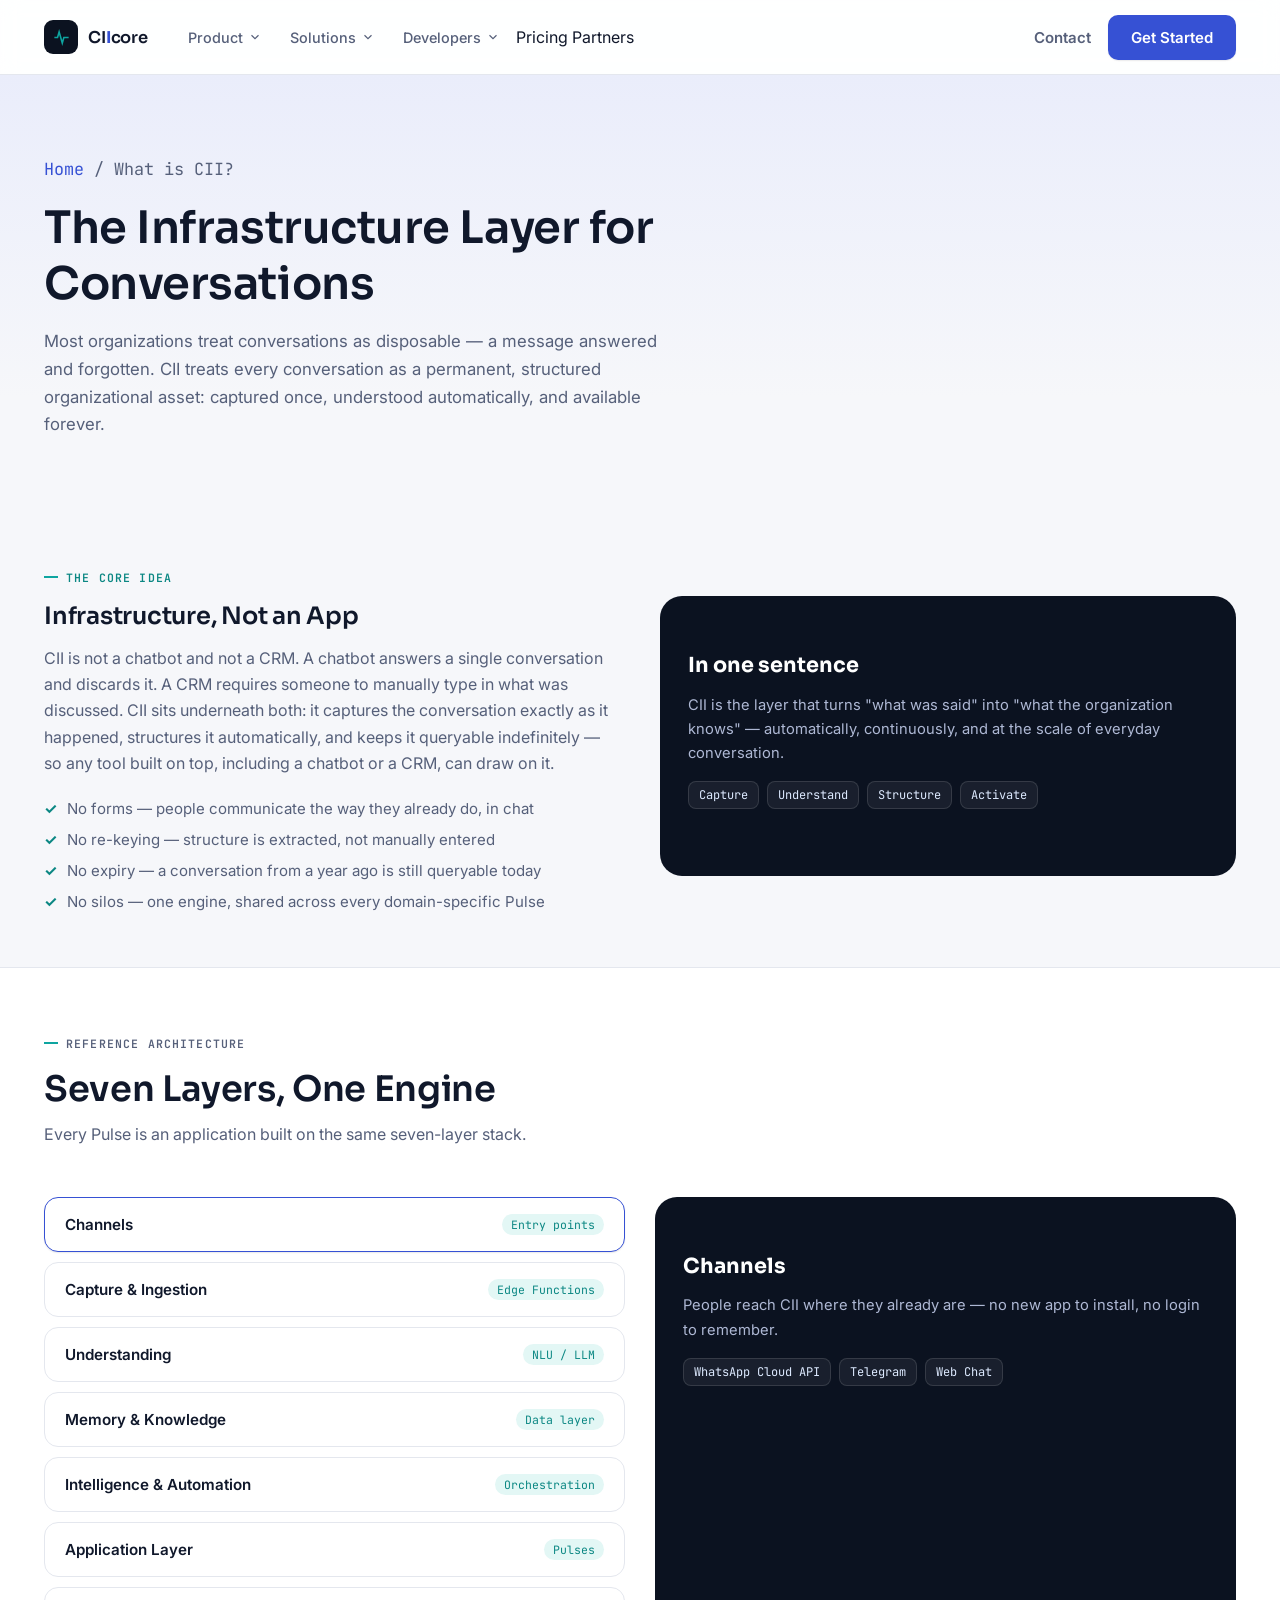
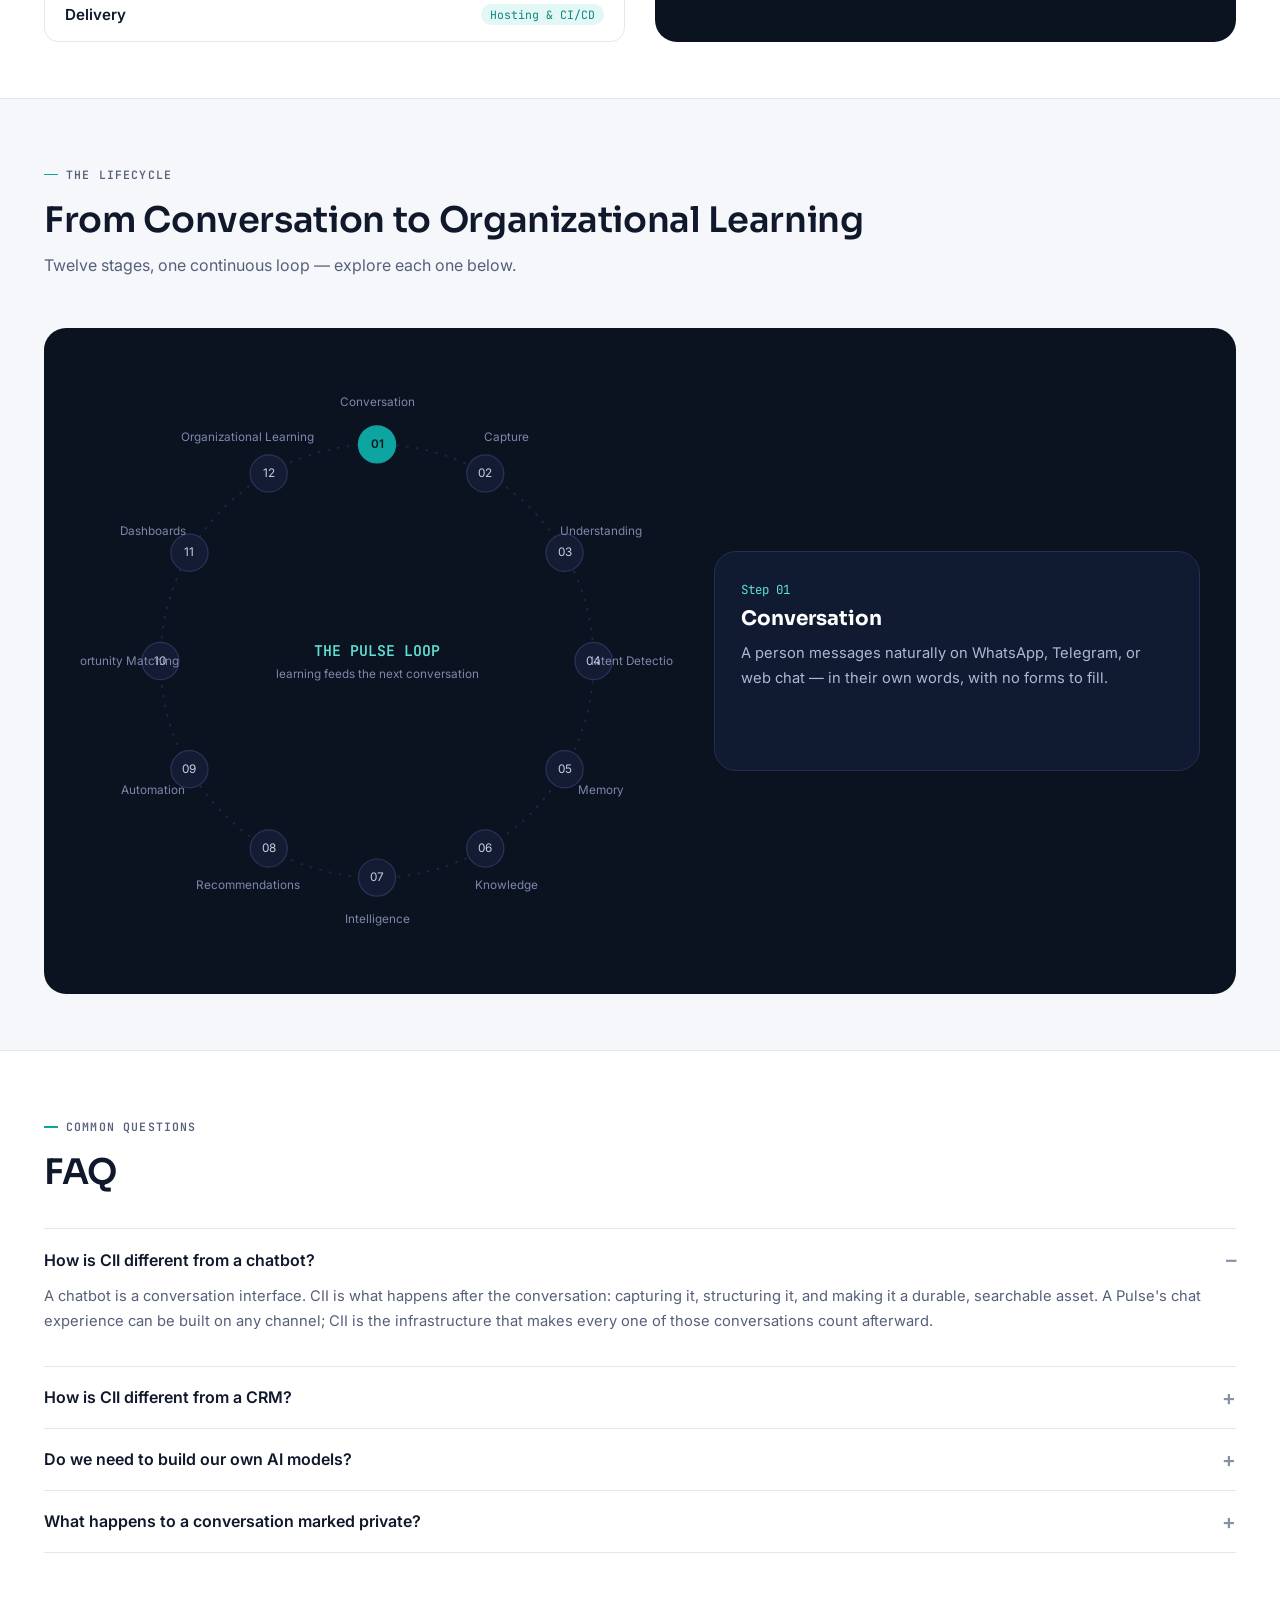
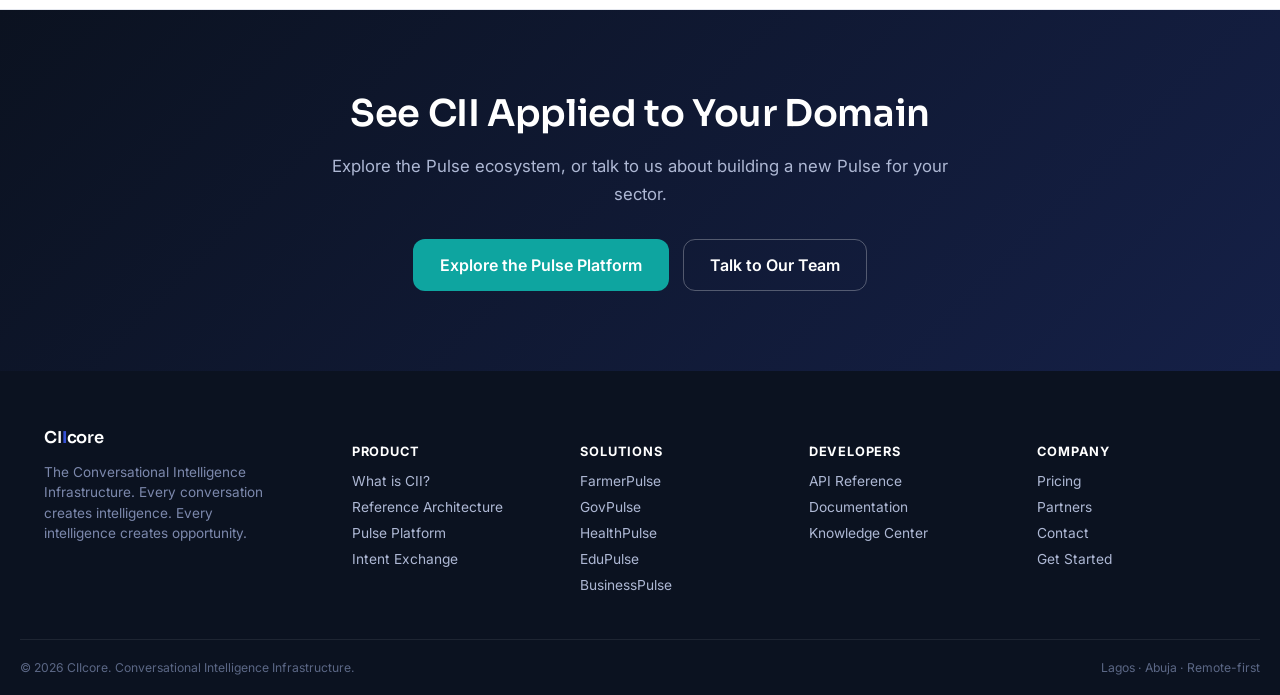
<file: what-is-cii.html>
<!DOCTYPE html>
<html lang="en">
<head>
<meta charset="UTF-8" />
<meta name="viewport" content="width=device-width, initial-scale=1.0" />
<title>What is CII? — Conversational Intelligence Infrastructure | CIIcore</title>
<meta name="description" content="CII is the infrastructure layer that turns conversations into structured, permanent organizational intelligence. Learn the model, the architecture, and how it differs from chatbots and CRMs.">
<link rel="preconnect" href="https://fonts.googleapis.com">
<link href="https://fonts.googleapis.com/css2?family=Sora:wght@400;500;600;700&family=Inter:wght@400;500;600;700&family=JetBrains+Mono:wght@400;500;600&display=swap" rel="stylesheet">
<link rel="stylesheet" href="styles.css">
</head>
<body>

<header class="site-header">
  <div class="container header__inner">
    <a href="index.html" class="brand">
      <span class="brand__mark"><svg viewBox="0 0 24 24" fill="none" stroke="currentColor" stroke-width="2"><path d="M3 12h4l2-7 4 14 2-7h6"/></svg></span>
      <span class="brand__name">CI<b>I</b>core</span>
    </a>
    <nav class="main-nav" id="mainNav">
      <div class="nav-item">
        <button aria-expanded="false">Product <svg viewBox="0 0 24 24" stroke="currentColor" fill="none" stroke-width="2"><path d="M6 9l6 6 6-6"/></svg></button>
        <div class="mega">
          <a href="what-is-cii.html">What is CII? <span>The infrastructure layer, explained</span></a>
          <a href="what-is-cii.html#architecture">Reference Architecture <span>Channels → memory → intelligence</span></a>
          <a href="pulse-platform.html">Pulse Platform <span>One engine, every domain</span></a>
          <a href="index.html#marketplace">Marketplace &amp; Intent Exchange <span>Opportunity matching, live</span></a>
        </div>
      </div>
      <div class="nav-item">
        <button aria-expanded="false">Solutions <svg viewBox="0 0 24 24" stroke="currentColor" fill="none" stroke-width="2"><path d="M6 9l6 6 6-6"/></svg></button>
        <div class="mega mega--wide">
          <a href="pulse-platform.html#farmerpulse">FarmerPulse <span>Agriculture &amp; agribusiness</span></a>
          <a href="pulse-platform.html#govpulse">GovPulse <span>Government &amp; public service</span></a>
          <a href="pulse-platform.html#healthpulse">HealthPulse <span>Health systems &amp; NGOs</span></a>
          <a href="pulse-platform.html#edupulse">EduPulse <span>Education &amp; training</span></a>
          <a href="pulse-platform.html#businesspulse">BusinessPulse <span>SMEs &amp; enterprise</span></a>
          <a href="pulse-platform.html#more">CommunityPulse, ResearchPulse, EnterprisePulse <span>See all eight</span></a>
        </div>
      </div>
      <div class="nav-item">
        <button aria-expanded="false">Developers <svg viewBox="0 0 24 24" stroke="currentColor" fill="none" stroke-width="2"><path d="M6 9l6 6 6-6"/></svg></button>
        <div class="mega">
          <a href="developers.html">API &amp; Developers <span>REST + realtime, SDKs</span></a>
          <a href="developers.html#docs">Documentation <span>Guides &amp; references</span></a>
          <a href="developers.html#knowledge">Knowledge Center <span>Concepts &amp; best practice</span></a>
        </div>
      </div>
      <a href="pricing.html">Pricing</a>
      <a href="index.html#partners">Partners</a>
    </nav>
    <div class="header__actions">
      <a href="contact.html" class="btn btn--ghost">Contact</a>
      <a href="get-started.html" class="btn btn--primary">Get Started</a>
    </div>
    <button class="hamburger" id="hamburger" aria-label="Menu"><span></span><span></span><span></span></button>
  </div>
</header>

<main>
<section class="page-hero">
  <div class="container">
    <p class="breadcrumb"><a href="index.html">Home</a> / What is CII?</p>
    <h1>The Infrastructure Layer for Conversations</h1>
    <p>Most organizations treat conversations as disposable — a message answered and forgotten. CII treats every conversation as a permanent, structured organizational asset: captured once, understood automatically, and available forever.</p>
  </div>
</section>

<section class="content-section">
  <div class="container two-col">
    <div>
      <p class="eyebrow">The core idea</p>
      <h2>Infrastructure, Not an App</h2>
      <p style="color:var(--text-soft);margin-top:14px;">CII is not a chatbot and not a CRM. A chatbot answers a single conversation and discards it. A CRM requires someone to manually type in what was discussed. CII sits underneath both: it captures the conversation exactly as it happened, structures it automatically, and keeps it queryable indefinitely — so any tool built on top, including a chatbot or a CRM, can draw on it.</p>
      <ul class="check-list" style="margin-top:22px;">
        <li>No forms — people communicate the way they already do, in chat</li>
        <li>No re-keying — structure is extracted, not manually entered</li>
        <li>No expiry — a conversation from a year ago is still queryable today</li>
        <li>No silos — one engine, shared across every domain-specific Pulse</li>
      </ul>
    </div>
    <div class="arch-detail" style="background:var(--ink);">
      <h4>In one sentence</h4>
      <p>CII is the layer that turns "what was said" into "what the organization knows" — automatically, continuously, and at the scale of everyday conversation.</p>
      <div class="arch-detail__tech"><span>Capture</span><span>Understand</span><span>Structure</span><span>Activate</span></div>
    </div>
  </div>
</section>

<section class="content-section content-section--alt" id="architecture">
  <div class="container">
    <div class="section-head">
      <div>
        <p class="eyebrow">Reference architecture</p>
        <h2>Seven Layers, One Engine</h2>
        <p>Every Pulse is an application built on the same seven-layer stack.</p>
      </div>
    </div>
    <div class="arch-wrap">
      <div class="arch-stack" id="archStack"></div>
      <div class="arch-detail" id="archDetail"></div>
    </div>
  </div>
</section>

<section class="content-section">
  <div class="container">
    <div class="section-head">
      <div>
        <p class="eyebrow">The lifecycle</p>
        <h2>From Conversation to Organizational Learning</h2>
        <p>Twelve stages, one continuous loop — explore each one below.</p>
      </div>
    </div>
    <div class="lifecycle-wrap" style="background:var(--ink);border-radius:var(--radius-lg);padding:36px;">
      <svg class="loop-svg" viewBox="0 0 480 480" id="loopSvg"></svg>
      <div class="loop-detail" id="loopDetail">
        <span class="step-num">Step 01</span>
        <h4>Conversation</h4>
        <p>A person messages naturally on WhatsApp, Telegram, or web chat — in their own words, with no forms to fill.</p>
      </div>
    </div>
  </div>
</section>

<section class="content-section content-section--alt">
  <div class="container">
    <div class="section-head">
      <div><p class="eyebrow">Common questions</p><h2>FAQ</h2></div>
    </div>
    <div class="faq">
      <details class="faq-item" open>
        <summary>How is CII different from a chatbot?</summary>
        <p>A chatbot is a conversation interface. CII is what happens after the conversation: capturing it, structuring it, and making it a durable, searchable asset. A Pulse's chat experience can be built on any channel; CII is the infrastructure that makes every one of those conversations count afterward.</p>
      </details>
      <details class="faq-item">
        <summary>How is CII different from a CRM?</summary>
        <p>A CRM stores what a person chooses to type into a form, after the fact. CII extracts structure directly from the conversation itself, in real time, with no manual entry step — and keeps the original conversation alongside the structured record.</p>
      </details>
      <details class="faq-item">
        <summary>Do we need to build our own AI models?</summary>
        <p>No. CII uses OpenAI's models for understanding and extraction, combined with retrieval-augmented generation over your organization's own conversation history stored in Postgres/pgvector — so responses and structure are grounded in your data, not just general knowledge.</p>
      </details>
      <details class="faq-item">
        <summary>What happens to a conversation marked private?</summary>
        <p>Private conversations are captured and structured like any other, but are never surfaced outside the organization or Pulse that owns them — visibility (private, partners-only, public) is set explicitly, by the person or organization, at the point of conversation.</p>
      </details>
    </div>
  </div>
</section>

<section class="final-cta">
  <div class="container final-cta__inner">
    <h2>See CII Applied to Your Domain</h2>
    <p>Explore the Pulse ecosystem, or talk to us about building a new Pulse for your sector.</p>
    <div class="final-cta__actions">
      <a href="pulse-platform.html" class="btn btn--pulse btn--lg">Explore the Pulse Platform</a>
      <a href="contact.html" class="btn btn--outline btn--onDark btn--lg">Talk to Our Team</a>
    </div>
  </div>
</section>
</main>

<footer class="site-footer">
  <div class="container footer__grid">
    <div class="footer__brand">
      <span class="brand__name">CI<b>I</b>core</span>
      <p>The Conversational Intelligence Infrastructure. Every conversation creates intelligence. Every intelligence creates opportunity.</p>
    </div>
    <div><h4>Product</h4><a href="what-is-cii.html">What is CII?</a><a href="what-is-cii.html#architecture">Reference Architecture</a><a href="pulse-platform.html">Pulse Platform</a><a href="index.html#marketplace">Intent Exchange</a></div>
    <div><h4>Solutions</h4><a href="pulse-platform.html#farmerpulse">FarmerPulse</a><a href="pulse-platform.html#govpulse">GovPulse</a><a href="pulse-platform.html#healthpulse">HealthPulse</a><a href="pulse-platform.html#edupulse">EduPulse</a><a href="pulse-platform.html#businesspulse">BusinessPulse</a></div>
    <div><h4>Developers</h4><a href="developers.html">API Reference</a><a href="developers.html#docs">Documentation</a><a href="index.html#resources">Knowledge Center</a></div>
    <div><h4>Company</h4><a href="pricing.html">Pricing</a><a href="index.html#partners">Partners</a><a href="contact.html">Contact</a><a href="get-started.html">Get Started</a></div>
  </div>
  <div class="container footer__bottom">
    <span>© 2026 CIIcore. Conversational Intelligence Infrastructure.</span>
    <span>Lagos · Abuja · Remote-first</span>
  </div>
</footer>

<script src="script.js"></script>
</body>
</html>
</file>
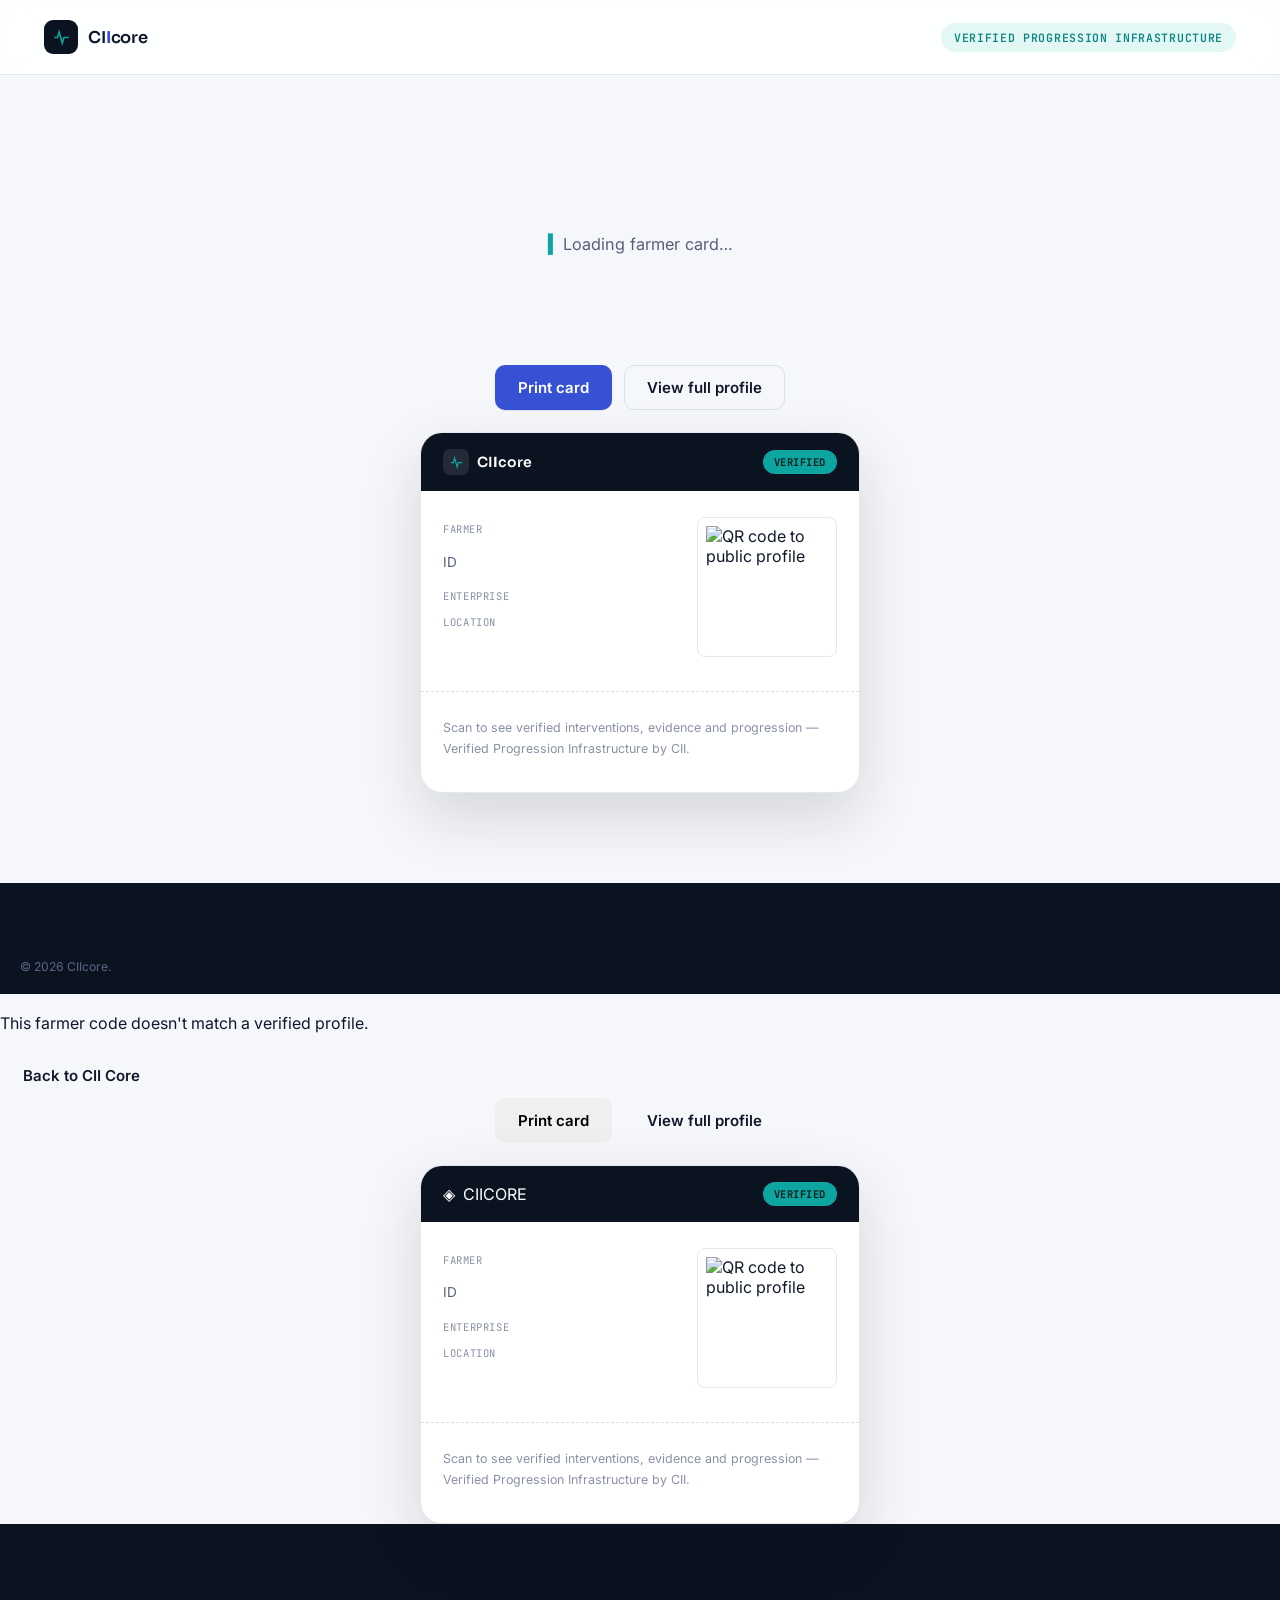
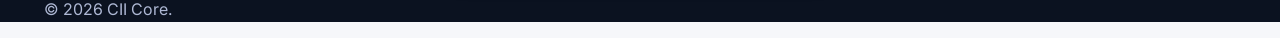
<file: farmer/card.html>
<!DOCTYPE html>
<html lang="en">
<head>
<meta charset="UTF-8">
<meta name="viewport" content="width=device-width, initial-scale=1.0">
<title>Farmer Card | CII VPI</title>
<meta name="description" content="Printable verified farmer card with QR link to the public VPI progression profile.">
<link rel="preconnect" href="https://fonts.googleapis.com">
<link href="https://fonts.googleapis.com/css2?family=Sora:wght@400;500;600;700&family=Inter:wght@400;500;600;700&family=JetBrains+Mono:wght@400;500;600&display=swap" rel="stylesheet">
<link rel="stylesheet" href="/styles.css">
<link rel="stylesheet" href="/farmer/farmer.css">
</head>
<body>

<header class="site-header no-print">
  <div class="container header__inner">
    <a href="/" class="brand">
      <span class="brand__mark"><svg viewBox="0 0 24 24" fill="none" stroke="currentColor" stroke-width="2"><path d="M3 12h4l2-7 4 14 2-7h6"/></svg></span>
      <span class="brand__name">CI<b>I</b>core</span>
    </a>
    <span class="vpi-tag" style="margin-left:auto;">Verified Progression Infrastructure</span>
  </div>
</header>

<main id="main" class="card-main">
  <div class="container narrow">

    <div id="cardLoading" class="state-panel no-print">
      <span class="terminal-caret" aria-hidden="true">▌</span> Loading farmer card…
    </div>

    <div id="cardNotFound" class="state-panel no-print" hidden>
      <h1>Farmer profile not found</h1>
      <p>This farmer code doesn't match a verified profile.</p>
      <a href="/" class="btn btn--outline">Back to CII Core</a>
    </div>

    <div id="farmerCard" class="card-wrap" hidden>

      <div class="print-actions no-print">
        <button id="printCardBtn" class="btn btn--primary">Print card</button>
        <a id="cardProfileLink" href="#" class="btn btn--outline">View full profile</a>
      </div>

      <div class="farmer-card">
        <div class="farmer-card-top">
          <div class="farmer-card-brand">
            <span class="brand__mark"><svg viewBox="0 0 24 24" fill="none" stroke="currentColor" stroke-width="2"><path d="M3 12h4l2-7 4 14 2-7h6"/></svg></span>
            <span class="farmer-card-brand-name">CI<b>I</b>core</span>
          </div>
          <span class="farmer-card-badge" id="cardVerified">Verified</span>
        </div>

        <div class="farmer-card-body">
          <div class="farmer-card-info">
            <span class="farmer-card-label">Farmer</span>
            <h1 id="cardName" class="farmer-card-name"></h1>
            <p class="farmer-card-id">ID <span id="cardCode" class="mono"></span></p>

            <div class="farmer-card-rows">
              <div class="farmer-card-row">
                <span class="fact-label">Enterprise</span>
                <span id="cardEnterprise" class="fact-value"></span>
              </div>
              <div class="farmer-card-row">
                <span class="fact-label">Location</span>
                <span id="cardLocation" class="fact-value"></span>
              </div>
            </div>
          </div>

          <div class="farmer-card-qr">
            <img id="cardQr" alt="QR code to public profile" width="140" height="140">
            <span class="farmer-card-qr-url mono" id="cardProfileUrl"></span>
          </div>
        </div>

        <div class="farmer-card-footer">
          <p>Scan to see verified interventions, evidence and progression — Verified Progression Infrastructure by CII.</p>
        </div>
      </div>

    </div>
  </div>
</main>

<footer class="site-footer no-print">
  <div class="container footer__bottom" style="border-top:none;">
    <span>&copy; 2026 CIIcore.</span>
  </div>
</footer>

<script src="/farmer/farmer.js"></script>
</body>
</html>
      <p class="section-lead">This farmer code doesn't match a verified profile.</p>
      <a href="/" class="btn btn-ghost">Back to CII Core</a>
    </div>

    <div id="farmerCard" class="card-wrap" hidden>

      <div class="print-actions no-print">
        <button id="printCardBtn" class="btn btn-primary">Print card</button>
        <a id="cardProfileLink" href="#" class="btn btn-ghost">View full profile</a>
      </div>

      <div class="farmer-card">
        <div class="farmer-card-top">
          <div class="farmer-card-brand">
            <span class="brand-mark" aria-hidden="true">◈</span>
            <span class="brand-text">CII<span class="brand-sub">CORE</span></span>
          </div>
          <span class="farmer-card-badge" id="cardVerified">Verified</span>
        </div>

        <div class="farmer-card-body">
          <div class="farmer-card-info">
            <span class="farmer-card-label">Farmer</span>
            <h1 id="cardName" class="farmer-card-name"></h1>
            <p class="farmer-card-id">ID <span id="cardCode" class="mono"></span></p>

            <div class="farmer-card-rows">
              <div class="farmer-card-row">
                <span class="fact-label">Enterprise</span>
                <span id="cardEnterprise" class="fact-value"></span>
              </div>
              <div class="farmer-card-row">
                <span class="fact-label">Location</span>
                <span id="cardLocation" class="fact-value"></span>
              </div>
            </div>
          </div>

          <div class="farmer-card-qr">
            <img id="cardQr" alt="QR code to public profile" width="140" height="140">
            <span class="farmer-card-qr-url mono" id="cardProfileUrl"></span>
          </div>
        </div>

        <div class="farmer-card-footer">
          <p>Scan to see verified interventions, evidence and progression — Verified Progression Infrastructure by CII.</p>
        </div>
      </div>

    </div>
  </div>
</main>

<footer class="site-footer no-print">
  <div class="container footer-inner">
    <p class="footer-copy">&copy; <span id="year"></span> CII Core.</p>
  </div>
</footer>

<script src="/farmer/farmer.js"></script>
</body>
</html>
</file>
<file: styles.css>
/* =========================================================
   CII — CONVERSATIONAL INTELLIGENCE INFRASTRUCTURE
   DESIGN TOKENS
   Ink/Paper base · Signal (indigo, intelligence) · Pulse (teal, signature)
   Display: Sora · Body: Inter · Data/Code: JetBrains Mono
   ========================================================= */
:root{
  --ink:        #0B1220;
  --ink-2:      #131C30;
  --paper:      #FFFFFF;
  --bg:         #F6F7FA;
  --surface:    #FFFFFF;
  --border:     #E4E7EE;
  --border-2:   #DBDFE8;

  --text:       #10182B;
  --text-soft:  #56607A;
  --text-faint: #8891A6;

  --signal:      #3651D4;   /* Signal blue — intelligence, primary action */
  --signal-2:    #2C42B0;
  --signal-soft: #EAEDFB;

  --pulse:       #0EA5A0;   /* Pulse teal — the brand signature */
  --pulse-2:     #0B8783;
  --pulse-soft:  #E3F7F5;

  --font-display: 'Sora', sans-serif;
  --font-body: 'Inter', sans-serif;
  --font-mono: 'JetBrains Mono', monospace;

  --radius-sm: 8px;
  --radius-md: 14px;
  --radius-lg: 22px;
  --shadow-sm: 0 1px 2px rgba(11,18,32,.05), 0 1px 1px rgba(11,18,32,.04);
  --shadow-md: 0 10px 28px rgba(11,18,32,.08);
  --shadow-lg: 0 24px 60px rgba(11,18,32,.14);

  --max: 1240px;
}

html[data-theme="dark"]{
  --bg: #070B14; --surface:#0F1626; --border:#1D2740; --border-2:#26314D;
  --text:#EAEEF7; --text-soft:#A6B0C6; --text-faint:#6C7690;
  --signal-soft:#141C39; --pulse-soft:#0B211F;
}

*{box-sizing:border-box;}
html{scroll-behavior:smooth;}
body{
  margin:0;background:var(--bg);color:var(--text);font-family:var(--font-body);
  -webkit-font-smoothing:antialiased;transition:background .3s,color .3s;
}
img,svg{display:block;max-width:100%;}
a{color:inherit;text-decoration:none;}
.container{max-width:var(--max);margin:0 auto;padding:0 24px;}
h1,h2,h3{font-family:var(--font-display);font-weight:600;color:var(--text);margin:0;letter-spacing:-.01em;}
p{line-height:1.65;}
.icon{width:20px;height:20px;fill:none;stroke:currentColor;stroke-width:1.7;}
::selection{background:var(--pulse);color:#fff;}
:focus-visible{outline:2.5px solid var(--signal);outline-offset:2px;border-radius:4px;}
@media (prefers-reduced-motion: reduce){
  *{animation-duration:.001ms !important;animation-iteration-count:1 !important;transition-duration:.001ms !important;scroll-behavior:auto !important;}
}

/* =================== TYPE UTILITIES =================== */
.eyebrow{
  font-family:var(--font-mono);text-transform:uppercase;letter-spacing:.1em;font-size:.72rem;
  color:var(--pulse-2);font-weight:600;margin:0 0 14px;display:inline-flex;align-items:center;gap:8px;
}
.eyebrow::before{content:"";width:14px;height:1.5px;background:var(--pulse);display:inline-block;}
.eyebrow--onDark{color:#5FE0D6;}
.section-head{display:flex;justify-content:space-between;align-items:flex-end;gap:16px;margin-bottom:34px;flex-wrap:wrap;}
.section-head h2{font-size:clamp(1.6rem,3vw,2.2rem);}
.section-head p{color:var(--text-soft);max-width:560px;margin-top:10px;}

/* =================== BUTTONS =================== */
.btn{display:inline-flex;align-items:center;justify-content:center;gap:8px;font-family:var(--font-body);font-weight:600;
  font-size:.94rem;padding:12px 22px;border-radius:10px;border:1.5px solid transparent;cursor:pointer;
  transition:transform .15s, box-shadow .15s, background .15s, border-color .15s, color .15s;white-space:nowrap;}
.btn:hover{transform:translateY(-1px);}
.btn--primary{background:var(--signal);color:#fff;box-shadow:var(--shadow-sm);}
.btn--primary:hover{background:var(--signal-2);box-shadow:var(--shadow-md);}
.btn--pulse{background:var(--pulse);color:#fff;}
.btn--pulse:hover{background:var(--pulse-2);box-shadow:var(--shadow-md);}
.btn--outline{background:transparent;border-color:var(--border-2);color:var(--text);}
.btn--outline:hover{border-color:var(--signal);color:var(--signal);}
.btn--outline.btn--onDark{border-color:rgba(255,255,255,.28);color:#fff;}
.btn--outline.btn--onDark:hover{border-color:#fff;}
.btn--ghost{background:transparent;color:var(--text-soft);padding:10px 6px;}
.btn--ghost:hover{color:var(--signal);}
.btn--lg{padding:15px 26px;font-size:1rem;border-radius:12px;}
.btn--block{width:100%;}

/* =================== HEADER / NAV =================== */
.site-header{position:sticky;top:0;z-index:80;background:color-mix(in srgb, var(--surface) 90%, transparent);backdrop-filter:blur(10px);border-bottom:1px solid var(--border);}
.header__inner{display:flex;align-items:center;gap:8px;height:74px;}
.brand{display:flex;align-items:center;gap:10px;margin-right:20px;}
.brand__mark{width:34px;height:34px;border-radius:9px;background:var(--ink);position:relative;display:flex;align-items:center;justify-content:center;flex-shrink:0;}
.brand__mark svg{width:19px;height:19px;stroke:var(--pulse);}
.brand__name{font-family:var(--font-display);font-weight:600;font-size:1.02rem;letter-spacing:-.01em;}
.brand__name b{color:var(--signal);}

.main-nav{display:flex;align-items:center;gap:4px;margin-right:auto;position:relative;}
.nav-item{position:relative;}
.nav-item > button, .nav-item > a{
  display:flex;align-items:center;gap:5px;background:none;border:none;font-family:var(--font-body);font-weight:500;
  font-size:.9rem;color:var(--text-soft);padding:10px 12px;border-radius:8px;cursor:pointer;
}
.nav-item > button:hover, .nav-item > a:hover, .nav-item.open > button{color:var(--text);background:var(--bg);}
.nav-item svg{width:14px;height:14px;transition:transform .15s;}
.nav-item.open svg{transform:rotate(180deg);}
.mega{
  display:none;position:absolute;top:calc(100% + 8px);left:0;background:var(--surface);border:1px solid var(--border);
  border-radius:var(--radius-md);box-shadow:var(--shadow-lg);padding:18px;min-width:280px;grid-template-columns:1fr;gap:2px;
}
.nav-item.open .mega{display:grid;}
.mega a{display:flex;flex-direction:column;gap:2px;padding:10px 12px;border-radius:8px;font-size:.88rem;color:var(--text);}
.mega a:hover{background:var(--signal-soft);}
.mega a span{font-size:.76rem;color:var(--text-faint);font-weight:400;}
.mega--wide{grid-template-columns:repeat(2,1fr);min-width:460px;}

.header__actions{display:flex;align-items:center;gap:10px;}
.hamburger{display:none;flex-direction:column;gap:5px;background:none;border:none;cursor:pointer;padding:8px;}
.hamburger span{width:22px;height:2px;background:var(--text);border-radius:2px;}

/* =================== HERO =================== */
.hero{position:relative;padding:88px 0 40px;overflow:hidden;}
.hero__bg{position:absolute;inset:0;z-index:-1;
  background:radial-gradient(55% 45% at 85% -10%, rgba(14,165,160,.14), transparent 60%),
             radial-gradient(45% 40% at 5% 100%, rgba(54,81,212,.10), transparent 60%);
}
.hero__inner{max-width:820px;}
.hero__headline{font-size:clamp(2.1rem,4.6vw,3.4rem);line-height:1.1;margin-bottom:20px;}
.hero__headline .hl{color:var(--signal);}
.hero__sub{font-size:1.08rem;color:var(--text-soft);max-width:620px;margin-bottom:32px;}
.hero__actions{display:flex;flex-wrap:wrap;gap:12px;margin-bottom:56px;}

/* Pulse line signature */
.pulse-line{width:100%;height:64px;margin:0 0 8px;}
.pulse-line path{fill:none;stroke:var(--pulse);stroke-width:2;stroke-linecap:round;}
.pulse-line .glow{stroke:var(--pulse);opacity:.18;stroke-width:8;filter:blur(2px);}
.pulse-line-dot{r:4;fill:var(--pulse);}

.hero__trust{display:flex;flex-wrap:wrap;gap:10px;align-items:center;color:var(--text-faint);font-size:.8rem;font-family:var(--font-mono);}
.hero__trust span{padding:5px 10px;border:1px solid var(--border);border-radius:999px;}

/* =================== VALUE PROPS =================== */
.value-props{padding:24px 0 70px;}
.value-grid{display:grid;grid-template-columns:repeat(4,1fr);gap:18px;}
.value-card{background:var(--surface);border:1px solid var(--border);border-radius:var(--radius-lg);padding:26px 22px;}
.value-card__icon{width:42px;height:42px;border-radius:11px;background:var(--pulse-soft);color:var(--pulse-2);display:flex;align-items:center;justify-content:center;margin-bottom:16px;}
.value-card h3{font-size:1.02rem;margin-bottom:8px;}
.value-card p{color:var(--text-soft);font-size:.9rem;margin:0;}

/* =================== LIFECYCLE LOOP =================== */
.lifecycle{background:var(--ink);color:#fff;padding:80px 0;}
.lifecycle h2, .lifecycle .section-head p{color:#fff;}
.lifecycle .section-head p{color:#AEB8D4;}
.lifecycle-wrap{display:grid;grid-template-columns:1.1fr .9fr;gap:40px;align-items:center;}
.loop-svg{width:100%;height:auto;}
.loop-node{fill:#141C33;stroke:#28345A;stroke-width:1;cursor:pointer;transition:.15s;}
.loop-node.active{fill:var(--pulse);stroke:var(--pulse);}
.loop-label{font-family:var(--font-body);font-size:9.5px;fill:#C6CEE5;pointer-events:none;}
.loop-label.active{fill:#08161A;font-weight:600;}
.loop-detail{background:#101A30;border:1px solid #232F52;border-radius:var(--radius-lg);padding:26px;min-height:220px;}
.loop-detail .step-num{font-family:var(--font-mono);color:#5FE0D6;font-size:.78rem;}
.loop-detail h4{color:#fff;font-family:var(--font-display);font-size:1.25rem;margin:8px 0 10px;}
.loop-detail p{color:#AEB8D4;font-size:.92rem;margin:0;}

/* =================== PULSE ECOSYSTEM =================== */
.ecosystem{padding:76px 0;}
.pulse-grid{display:grid;grid-template-columns:repeat(4,1fr);gap:16px;}
.pulse-card{background:var(--surface);border:1px solid var(--border);border-radius:var(--radius-lg);padding:24px;transition:.18s;position:relative;overflow:hidden;}
.pulse-card:hover{box-shadow:var(--shadow-md);transform:translateY(-3px);border-color:transparent;}
.pulse-card__icon{width:40px;height:40px;border-radius:10px;display:flex;align-items:center;justify-content:center;font-size:1.15rem;margin-bottom:14px;}
.pulse-card__name{font-family:var(--font-display);font-weight:600;font-size:1.08rem;margin-bottom:6px;}
.pulse-card__domain{font-size:.82rem;color:var(--text-faint);text-transform:uppercase;letter-spacing:.05em;font-family:var(--font-mono);margin-bottom:10px;}
.pulse-card p{font-size:.88rem;color:var(--text-soft);margin:0 0 14px;}
.pulse-card a{font-size:.85rem;font-weight:600;color:var(--signal);}
.ecosystem__note{text-align:center;margin-top:30px;color:var(--text-soft);font-size:.92rem;}
.ecosystem__note strong{color:var(--text);}

/* =================== ARCHITECTURE =================== */
.architecture{padding:76px 0;background:var(--bg);}
.arch-wrap{display:grid;grid-template-columns:1fr 1fr;gap:30px;}
.arch-stack{display:flex;flex-direction:column;gap:10px;}
.arch-layer{
  background:var(--surface);border:1.5px solid var(--border);border-radius:var(--radius-md);padding:16px 20px;
  cursor:pointer;transition:.15s;
}
.arch-layer:hover, .arch-layer.active{border-color:var(--signal);box-shadow:var(--shadow-sm);}
.arch-layer__top{display:flex;justify-content:space-between;align-items:center;}
.arch-layer__name{font-weight:600;font-size:.95rem;}
.arch-layer__tag{font-family:var(--font-mono);font-size:.72rem;color:var(--pulse-2);background:var(--pulse-soft);padding:3px 9px;border-radius:999px;}
.arch-detail{background:var(--ink);color:#fff;border-radius:var(--radius-lg);padding:28px;min-height:280px;}
.arch-detail h4{color:#fff;font-family:var(--font-display);font-size:1.3rem;margin-bottom:12px;}
.arch-detail p{color:#AEB8D4;font-size:.92rem;margin-bottom:16px;}
.arch-detail__tech{display:flex;flex-wrap:wrap;gap:8px;}
.arch-detail__tech span{font-family:var(--font-mono);font-size:.75rem;background:rgba(255,255,255,.06);border:1px solid rgba(255,255,255,.12);padding:5px 10px;border-radius:8px;color:#DDEAFF;}

/* =================== INDUSTRY SOLUTIONS =================== */
.solutions{padding:76px 0;}
.solutions-grid{display:grid;grid-template-columns:repeat(5,1fr);gap:14px;}
.solution-chip{background:var(--surface);border:1px solid var(--border);border-radius:var(--radius-md);padding:18px 14px;text-align:center;font-size:.86rem;font-weight:600;}
.solution-chip span{display:block;font-family:var(--font-mono);font-size:.7rem;color:var(--pulse-2);font-weight:600;margin-top:6px;text-transform:uppercase;letter-spacing:.04em;}

/* =================== METRICS =================== */
.metrics{background:var(--signal);color:#fff;padding:56px 0;}
.metrics-grid{display:grid;grid-template-columns:repeat(5,1fr);gap:20px;}
.metric{text-align:center;}
.metric__value{font-family:var(--font-mono);font-weight:600;font-size:1.9rem;display:block;}
.metric__label{font-size:.78rem;color:#D3DBFA;margin-top:6px;text-transform:uppercase;letter-spacing:.05em;}

/* =================== TESTIMONIALS =================== */
.testimonials{padding:76px 0;background:var(--bg);}
.testimonial-grid{display:grid;grid-template-columns:repeat(3,1fr);gap:20px;}
.testimonial{background:var(--surface);border:1px solid var(--border);border-radius:var(--radius-lg);padding:26px;display:flex;flex-direction:column;gap:16px;}
.testimonial__quote{font-family:var(--font-display);font-size:1.02rem;font-weight:500;line-height:1.5;}
.testimonial__who{display:flex;align-items:center;gap:10px;margin-top:auto;}
.testimonial__avatar{width:38px;height:38px;border-radius:50%;background:var(--signal-soft);color:var(--signal-2);display:flex;align-items:center;justify-content:center;font-family:var(--font-display);font-weight:700;font-size:.85rem;}
.testimonial__name{font-size:.86rem;font-weight:600;}
.testimonial__role{font-size:.78rem;color:var(--text-faint);}
.testimonials__disclaimer{text-align:center;color:var(--text-faint);font-size:.78rem;margin-top:24px;}

/* =================== RESOURCES =================== */
.resources{padding:76px 0;}
.resources-grid{display:grid;grid-template-columns:repeat(4,1fr);gap:18px;}
.resource-card{background:var(--surface);border:1px solid var(--border);border-radius:var(--radius-lg);padding:24px;}
.resource-card__icon{width:38px;height:38px;border-radius:10px;background:var(--signal-soft);color:var(--signal);display:flex;align-items:center;justify-content:center;margin-bottom:14px;}
.resource-card h3{font-size:.98rem;margin-bottom:8px;}
.resource-card p{font-size:.86rem;color:var(--text-soft);margin:0 0 14px;}
.resource-card a{font-size:.84rem;font-weight:600;color:var(--signal);}

/* =================== FINAL CTA =================== */
.final-cta{background:linear-gradient(135deg,var(--ink),#152047);padding:80px 0;color:#fff;text-align:center;}
.final-cta__inner{max-width:720px;margin:0 auto;}
.final-cta h2{color:#fff;font-size:clamp(1.6rem,3.4vw,2.3rem);margin-bottom:16px;}
.final-cta p{color:#AEB8D4;margin-bottom:30px;font-size:1.05rem;}
.final-cta__actions{display:flex;gap:14px;justify-content:center;flex-wrap:wrap;}

/* =================== FOOTER =================== */
.site-footer{background:var(--ink);color:#AEB8D4;padding:56px 0 0;}
.footer__grid{display:grid;grid-template-columns:1.4fr repeat(4,1fr);gap:30px;padding-bottom:36px;border-bottom:1px solid rgba(255,255,255,.08);}
.footer__brand p{font-size:.85rem;line-height:1.5;margin-top:14px;color:#7C88AC;max-width:240px;}
.footer__brand .brand__name{color:#fff;}
.footer__grid h4{color:#fff;font-family:var(--font-body);font-size:.8rem;text-transform:uppercase;letter-spacing:.06em;margin-bottom:14px;}
.footer__grid a{display:block;font-size:.86rem;margin-bottom:10px;color:#AEB8D4;}
.footer__grid a:hover{color:#fff;}
.footer__bottom{padding:20px 0;font-size:.76rem;color:#5B6785;display:flex;justify-content:space-between;flex-wrap:wrap;gap:10px;}

/* =================== GENERIC PAGE HERO (subpages) =================== */
.page-hero{padding:64px 0 50px;background:linear-gradient(180deg, var(--signal-soft), var(--bg) 75%);}
.page-hero h1{font-size:clamp(1.9rem,4vw,2.8rem);margin-bottom:16px;max-width:760px;}
.page-hero p{color:var(--text-soft);max-width:640px;font-size:1.05rem;}
.breadcrumb{font-family:var(--font-mono);font-size:.76rem;color:var(--text-faint);margin-bottom:16px;}
.breadcrumb a{color:var(--signal);}

/* =================== GENERIC CONTENT BLOCKS =================== */
.content-section{padding:56px 0;}
.content-section--alt{background:var(--surface);border-top:1px solid var(--border);border-bottom:1px solid var(--border);}
.two-col{display:grid;grid-template-columns:1fr 1fr;gap:40px;align-items:center;}
.check-list{list-style:none;margin:0;padding:0;display:flex;flex-direction:column;gap:12px;}
.check-list li{display:flex;gap:10px;font-size:.94rem;color:var(--text-soft);}
.check-list li::before{content:"✓";color:var(--pulse-2);font-weight:700;flex-shrink:0;}
.faq{border-top:1px solid var(--border);}
.faq-item{border-bottom:1px solid var(--border);padding:18px 0;}
.faq-item summary{cursor:pointer;font-weight:600;list-style:none;display:flex;justify-content:space-between;align-items:center;}
.faq-item summary::-webkit-details-marker{display:none;}
.faq-item summary::after{content:"+";font-size:1.3rem;color:var(--text-faint);}
.faq-item[open] summary::after{content:"–";}
.faq-item p{color:var(--text-soft);margin-top:12px;font-size:.92rem;}

/* Pricing */
.pricing-grid{display:grid;grid-template-columns:repeat(4,1fr);gap:18px;align-items:stretch;}
.price-card{background:var(--surface);border:1.5px solid var(--border);border-radius:var(--radius-lg);padding:28px 22px;display:flex;flex-direction:column;}
.price-card--featured{border-color:var(--signal);box-shadow:var(--shadow-md);position:relative;}
.price-card--featured::before{content:"Most popular";position:absolute;top:-12px;left:22px;background:var(--signal);color:#fff;font-size:.7rem;font-weight:700;padding:4px 10px;border-radius:999px;font-family:var(--font-mono);}
.price-card__name{font-family:var(--font-display);font-weight:600;font-size:1.15rem;margin-bottom:6px;}
.price-card__price{font-family:var(--font-mono);font-size:1.7rem;font-weight:600;margin-bottom:4px;}
.price-card__unit{font-size:.78rem;color:var(--text-faint);margin-bottom:18px;}
.price-card p.desc{font-size:.85rem;color:var(--text-soft);margin-bottom:18px;}
.price-card .check-list{margin-bottom:22px;flex:1;}
.price-card .check-list li{font-size:.85rem;}

/* Contact */
.contact-grid{display:grid;grid-template-columns:1fr 1fr;gap:40px;}
.contact-form{display:flex;flex-direction:column;gap:14px;}
.field{display:flex;flex-direction:column;gap:6px;font-size:.82rem;font-weight:600;color:var(--text-soft);}
.field input, .field select, .field textarea{
  font-family:var(--font-body);font-size:.95rem;padding:11px 13px;border-radius:var(--radius-sm);
  border:1.5px solid var(--border-2);background:var(--surface);color:var(--text);
}
.contact-info{background:var(--surface);border:1px solid var(--border);border-radius:var(--radius-lg);padding:26px;}
.contact-info h3{font-size:1rem;margin-bottom:14px;}
.contact-info__item{display:flex;gap:12px;margin-bottom:16px;font-size:.9rem;color:var(--text-soft);}
.contact-info__item strong{display:block;color:var(--text);font-size:.9rem;}

/* API / Developers */
.code-block{background:var(--ink);color:#DDEAFF;font-family:var(--font-mono);font-size:.8rem;border-radius:var(--radius-md);padding:18px 20px;overflow-x:auto;line-height:1.6;}
.code-block .k{color:#5FE0D6;}
.code-block .s{color:#F5C97B;}
.endpoint-table{width:100%;border-collapse:collapse;font-size:.86rem;}
.endpoint-table th{text-align:left;font-family:var(--font-mono);font-size:.72rem;text-transform:uppercase;color:var(--text-faint);border-bottom:1px solid var(--border);padding:10px 12px;}
.endpoint-table td{padding:12px;border-bottom:1px solid var(--border);}
.endpoint-table code{font-family:var(--font-mono);font-size:.82rem;background:var(--bg);padding:2px 6px;border-radius:5px;}
.method{font-family:var(--font-mono);font-weight:700;font-size:.72rem;padding:2px 8px;border-radius:5px;}
.method--get{background:var(--pulse-soft);color:var(--pulse-2);}
.method--post{background:var(--signal-soft);color:var(--signal);}

/* =================== RESPONSIVE =================== */
@media (max-width:1080px){
  .value-grid{grid-template-columns:repeat(2,1fr);}
  .pulse-grid{grid-template-columns:repeat(2,1fr);}
  .solutions-grid{grid-template-columns:repeat(3,1fr);}
  .metrics-grid{grid-template-columns:repeat(3,1fr);}
  .testimonial-grid{grid-template-columns:1fr;}
  .resources-grid{grid-template-columns:repeat(2,1fr);}
  .pricing-grid{grid-template-columns:repeat(2,1fr);}
  .lifecycle-wrap, .arch-wrap, .two-col, .contact-grid{grid-template-columns:1fr;}
  .footer__grid{grid-template-columns:1fr 1fr;}
}
@media (max-width:720px){
  .main-nav{display:none;}
  .hamburger{display:flex;}
  .value-grid,.pulse-grid,.solutions-grid,.metrics-grid,.resources-grid,.pricing-grid{grid-template-columns:1fr;}
  .footer__grid{grid-template-columns:1fr;}
}
</file>
<file: farmer/farmer.css>
/* ============================================================
   Farmer profile + card
   Built on the real site tokens from styles.css:
   --ink --paper --bg --surface --border --border-2 --text --text-soft
   --text-faint --signal --signal-2 --signal-soft --pulse --pulse-2
   --pulse-soft --font-display(Sora) --font-body(Inter) --font-mono(JetBrains Mono)
   --radius-sm/md/lg --shadow-sm/md/lg
   ============================================================ */

.mono { font-family: var(--font-mono); }

/* ---------- vpi tag pill (header) ---------- */

.vpi-tag {
  font-family: var(--font-mono);
  font-size: 11.5px;
  letter-spacing: 0.06em;
  text-transform: uppercase;
  color: var(--pulse-2);
  background: var(--pulse-soft);
  border: 1px solid transparent;
  padding: 6px 12px;
  border-radius: 999px;
  font-weight: 600;
}

/* ---------- loading / not-found ---------- */

.state-panel {
  padding: 110px 0;
  text-align: center;
  color: var(--text-soft);
  font-size: 1.02rem;
}
.state-panel .terminal-caret { color: var(--pulse); font-family: var(--font-mono); }
.state-panel h1 { margin-bottom: 12px; font-size: 1.6rem; }
.state-panel p { max-width: 460px; margin: 0 auto 22px; }
.state-panel .btn { margin-top: 4px; }

/* ---------- profile hero (reuses .page-hero look) ---------- */

.farmer-hero {
  padding: 56px 0 44px;
  background: linear-gradient(180deg, var(--signal-soft), var(--bg) 85%);
  border-bottom: 1px solid var(--border);
}
.farmer-hero-inner {
  display: flex;
  align-items: flex-end;
  justify-content: space-between;
  gap: 24px;
  flex-wrap: wrap;
}
.verified-badge {
  display: inline-flex;
  align-items: center;
  gap: 6px;
  font-family: var(--font-mono);
  font-size: 11.5px;
  letter-spacing: 0.05em;
  text-transform: uppercase;
  font-weight: 700;
  color: var(--pulse-2);
  background: var(--pulse-soft);
  padding: 6px 13px;
  border-radius: 999px;
  margin-bottom: 16px;
}
.verified-badge::before {
  content: "";
  width: 7px;
  height: 7px;
  border-radius: 50%;
  background: var(--pulse);
  display: inline-block;
}
.profile-name {
  font-size: clamp(1.8rem, 3.6vw, 2.5rem);
  margin-bottom: 8px;
}
.profile-code { color: var(--text-soft); font-size: 0.98rem; }

/* ---------- profile facts strip ---------- */

.profile-grid {
  display: grid;
  grid-template-columns: repeat(4, 1fr);
  gap: 14px;
  margin: 36px 0 8px;
}
.profile-fact {
  background: var(--surface);
  border: 1px solid var(--border);
  border-radius: var(--radius-md);
  padding: 18px 20px;
  display: flex;
  flex-direction: column;
  gap: 6px;
  box-shadow: var(--shadow-sm);
}
.fact-label {
  font-family: var(--font-mono);
  font-size: 10.5px;
  letter-spacing: 0.06em;
  text-transform: uppercase;
  color: var(--text-faint);
}
.fact-value { font-size: 1.05rem; color: var(--text); font-weight: 600; font-family: var(--font-display); }

/* ---------- panels ---------- */

.farmer-content { padding: 48px 0 90px; }

.panel {
  background: var(--surface);
  border: 1px solid var(--border);
  border-radius: var(--radius-lg);
  padding: 30px 28px 34px;
  margin-bottom: 22px;
  box-shadow: var(--shadow-sm);
}
.panel-head {
  display: flex;
  align-items: center;
  justify-content: space-between;
  gap: 12px;
  margin-bottom: 22px;
}
.panel-head h2 { font-size: 1.15rem; }

.status-pill {
  display: inline-flex;
  align-items: center;
  gap: 6px;
  font-family: var(--font-mono);
  font-size: 11px;
  letter-spacing: 0.04em;
  text-transform: uppercase;
  font-weight: 600;
  padding: 6px 13px;
  border-radius: 999px;
  border: 1px solid var(--border-2);
  color: var(--text-soft);
  background: var(--bg);
}
.status-pill::before { content: ""; width: 6px; height: 6px; border-radius: 50%; background: currentColor; }
.status-pill.tone-good { color: var(--pulse-2); background: var(--pulse-soft); border-color: transparent; }
.status-pill.tone-warn { color: #A6720A; background: #FDF1DC; border-color: transparent; }
.status-pill.tone-bad { color: #C23A3A; background: #FBE7E7; border-color: transparent; }
.status-pill.tone-muted { color: var(--text-faint); }
.status-pill.tone-neutral { color: var(--signal); background: var(--signal-soft); border-color: transparent; }

.stat-grid {
  display: grid;
  grid-template-columns: repeat(4, 1fr);
  gap: 14px;
}
.stat-box {
  background: var(--bg);
  border: 1px solid var(--border);
  border-radius: var(--radius-sm);
  padding: 18px 16px;
  display: flex;
  flex-direction: column;
  gap: 6px;
  border-left: 3px solid var(--pulse);
}
.stat-num { font-family: var(--font-display); font-size: 1.7rem; font-weight: 600; color: var(--text); }
.stat-num-sm { font-size: 1rem; font-family: var(--font-mono); }
.stat-label { font-size: 0.8rem; color: var(--text-soft); }

/* ---------- interventions list ---------- */

.interventions-list { display: flex; flex-direction: column; gap: 10px; }
.empty-note { color: var(--text-faint); font-size: 0.92rem; }
.intervention-row {
  border: 1px solid var(--border);
  border-radius: var(--radius-sm);
  padding: 16px 18px;
  display: flex;
  align-items: center;
  justify-content: space-between;
  flex-wrap: wrap;
  gap: 10px;
  background: var(--bg);
  transition: border-color 0.15s, box-shadow 0.15s;
}
.intervention-row:hover { border-color: var(--border-2); box-shadow: var(--shadow-sm); }
.intervention-main { display: flex; flex-direction: column; gap: 4px; }
.intervention-type { font-weight: 600; color: var(--text); font-size: 0.96rem; font-family: var(--font-display); }
.intervention-item { color: var(--text-soft); font-size: 0.85rem; }
.intervention-meta { display: flex; align-items: center; gap: 14px; flex-wrap: wrap; font-size: 0.8rem; color: var(--text-faint); }

/* ---------- vpi explainer ---------- */

.vpi-explainer { background: var(--ink); border-color: transparent; }
.vpi-explainer .panel-head h2 { color: #fff; }
.flow-diagram { display: flex; align-items: center; flex-wrap: wrap; gap: 10px; margin: 4px 0 22px; }
.flow-step {
  background: rgba(255,255,255,.06);
  border: 1px solid rgba(255,255,255,.14);
  border-radius: 999px;
  padding: 10px 18px;
  font-family: var(--font-mono);
  font-size: 0.83rem;
  color: #C6CEE5;
}
.flow-step-core { background: var(--pulse); border-color: var(--pulse); color: #06201E; font-weight: 700; }
.flow-arrow { color: #5B6785; }
.vpi-copy { color: #AEB8D4; margin: 0; font-size: 0.95rem; }

/* ============================================================
   Card page
   ============================================================ */

.card-main { padding: 48px 0 90px; }
.card-wrap { display: flex; flex-direction: column; align-items: center; gap: 22px; }
.print-actions { display: flex; gap: 12px; }

.farmer-card {
  width: 100%;
  max-width: 440px;
  background: var(--surface);
  border: 1px solid var(--border);
  border-radius: var(--radius-lg);
  overflow: hidden;
  box-shadow: var(--shadow-lg);
}
.farmer-card-top {
  display: flex;
  align-items: center;
  justify-content: space-between;
  padding: 16px 22px;
  background: var(--ink);
}
.farmer-card-brand { display: flex; align-items: center; gap: 8px; color: #fff; }
.farmer-card-brand .brand__mark { width: 26px; height: 26px; border-radius: 7px; background: rgba(255,255,255,.1); }
.farmer-card-brand .brand__mark svg { width: 15px; height: 15px; stroke: var(--pulse); }
.farmer-card-brand-name { font-family: var(--font-display); font-weight: 600; font-size: 14px; }
.farmer-card-badge {
  font-family: var(--font-mono);
  font-size: 10.5px;
  letter-spacing: 0.05em;
  text-transform: uppercase;
  font-weight: 700;
  color: #06201E;
  background: var(--pulse);
  padding: 5px 11px;
  border-radius: 999px;
}
.farmer-card-body {
  display: flex;
  justify-content: space-between;
  gap: 18px;
  padding: 26px 22px;
}
.farmer-card-label {
  font-family: var(--font-mono);
  font-size: 10.5px;
  letter-spacing: 0.05em;
  text-transform: uppercase;
  color: var(--text-faint);
}
.farmer-card-name { font-size: 1.35rem; margin: 6px 0 4px; }
.farmer-card-id { color: var(--text-soft); font-size: 0.85rem; margin-bottom: 16px; }
.farmer-card-rows { display: flex; flex-direction: column; gap: 10px; }
.farmer-card-row { display: flex; flex-direction: column; gap: 2px; }
.farmer-card-qr { display: flex; flex-direction: column; align-items: center; gap: 8px; flex-shrink: 0; }
.farmer-card-qr img { border-radius: 8px; background: #fff; padding: 8px; border: 1px solid var(--border); }
.farmer-card-qr-url { font-size: 10px; color: var(--text-faint); text-align: center; max-width: 150px; word-break: break-all; }
.farmer-card-footer {
  padding: 14px 22px 20px;
  border-top: 1px dashed var(--border-2);
  color: var(--text-faint);
  font-size: 0.78rem;
}

/* ---------- print ---------- */

@media print {
  .no-print { display: none !important; }
  body { background: #fff; }
  .card-main { padding: 0; }
  .farmer-card { max-width: 100%; box-shadow: none; border: 1px solid #ccc; }
}

/* ---------- responsive ---------- */

@media (max-width: 820px) {
  .profile-grid { grid-template-columns: repeat(2, 1fr); }
  .stat-grid { grid-template-columns: repeat(2, 1fr); }
}

@media (max-width: 520px) {
  .farmer-hero-inner { flex-direction: column; align-items: flex-start; }
  .farmer-card-body { flex-direction: column; align-items: flex-start; }
  .farmer-card-qr { align-self: center; }
}
  flex-wrap: wrap;
}
.verified-badge {
  display: inline-flex;
  align-items: center;
  gap: 6px;
  font-family: var(--font-mono);
  font-size: 11.5px;
  letter-spacing: 0.05em;
  text-transform: uppercase;
  font-weight: 700;
  color: var(--pulse-2);
  background: var(--pulse-soft);
  padding: 6px 13px;
  border-radius: 999px;
  margin-bottom: 16px;
}
.verified-badge::before {
  content: "";
  width: 7px;
  height: 7px;
  border-radius: 50%;
  background: var(--pulse);
  display: inline-block;
}
.profile-name {
  font-size: clamp(1.8rem, 3.6vw, 2.5rem);
  margin-bottom: 8px;
}
.profile-code { color: var(--text-soft); font-size: 0.98rem; }

/* ---------- profile facts strip ---------- */

.profile-grid {
  display: grid;
  grid-template-columns: repeat(4, 1fr);
  gap: 14px;
  margin: 36px 0 8px;
}
.profile-fact {
  background: var(--surface);
  border: 1px solid var(--border);
  border-radius: var(--radius-md);
  padding: 18px 20px;
  display: flex;
  flex-direction: column;
  gap: 6px;
  box-shadow: var(--shadow-sm);
}
.fact-label {
  font-family: var(--font-mono);
  font-size: 10.5px;
  letter-spacing: 0.06em;
  text-transform: uppercase;
  color: var(--text-faint);
}
.fact-value { font-size: 1.05rem; color: var(--text); font-weight: 600; font-family: var(--font-display); }

/* ---------- panels ---------- */

.farmer-content { padding: 48px 0 90px; }

.panel {
  background: var(--surface);
  border: 1px solid var(--border);
  border-radius: var(--radius-lg);
  padding: 30px 28px 34px;
  margin-bottom: 22px;
  box-shadow: var(--shadow-sm);
}
.panel-head {
  display: flex;
  align-items: center;
  justify-content: space-between;
  gap: 12px;
  margin-bottom: 22px;
}
.panel-head h2 { font-size: 1.15rem; }

.status-pill {
  display: inline-flex;
  align-items: center;
  gap: 6px;
  font-family: var(--font-mono);
  font-size: 11px;
  letter-spacing: 0.04em;
  text-transform: uppercase;
  font-weight: 600;
  padding: 6px 13px;
  border-radius: 999px;
  border: 1px solid var(--border-2);
  color: var(--text-soft);
  background: var(--bg);
}
.status-pill::before { content: ""; width: 6px; height: 6px; border-radius: 50%; background: currentColor; }
.status-pill.tone-good { color: var(--pulse-2); background: var(--pulse-soft); border-color: transparent; }
.status-pill.tone-warn { color: #A6720A; background: #FDF1DC; border-color: transparent; }
.status-pill.tone-bad { color: #C23A3A; background: #FBE7E7; border-color: transparent; }
.status-pill.tone-muted { color: var(--text-faint); }
.status-pill.tone-neutral { color: var(--signal); background: var(--signal-soft); border-color: transparent; }

.stat-grid {
  display: grid;
  grid-template-columns: repeat(4, 1fr);
  gap: 14px;
}
.stat-box {
  background: var(--bg);
  border: 1px solid var(--border);
  border-radius: var(--radius-sm);
  padding: 18px 16px;
  display: flex;
  flex-direction: column;
  gap: 6px;
  border-left: 3px solid var(--pulse);
}
.stat-num { font-family: var(--font-display); font-size: 1.7rem; font-weight: 600; color: var(--text); }
.stat-num-sm { font-size: 1rem; font-family: var(--font-mono); }
.stat-label { font-size: 0.8rem; color: var(--text-soft); }

/* ---------- interventions list ---------- */

.interventions-list { display: flex; flex-direction: column; gap: 10px; }
.empty-note { color: var(--text-faint); font-size: 0.92rem; }
.intervention-row {
  border: 1px solid var(--border);
  border-radius: var(--radius-sm);
  padding: 16px 18px;
  display: flex;
  align-items: center;
  justify-content: space-between;
  flex-wrap: wrap;
  gap: 10px;
  background: var(--bg);
  transition: border-color 0.15s, box-shadow 0.15s;
}
.intervention-row:hover { border-color: var(--border-2); box-shadow: var(--shadow-sm); }
.intervention-main { display: flex; flex-direction: column; gap: 4px; }
.intervention-type { font-weight: 600; color: var(--text); font-size: 0.96rem; font-family: var(--font-display); }
.intervention-item { color: var(--text-soft); font-size: 0.85rem; }
.intervention-meta { display: flex; align-items: center; gap: 14px; flex-wrap: wrap; font-size: 0.8rem; color: var(--text-faint); }

/* ---------- vpi explainer ---------- */

.vpi-explainer { background: var(--ink); border-color: transparent; }
.vpi-explainer .panel-head h2 { color: #fff; }
.flow-diagram { display: flex; align-items: center; flex-wrap: wrap; gap: 10px; margin: 4px 0 22px; }
.flow-step {
  background: rgba(255,255,255,.06);
  border: 1px solid rgba(255,255,255,.14);
  border-radius: 999px;
  padding: 10px 18px;
  font-family: var(--font-mono);
  font-size: 0.83rem;
  color: #C6CEE5;
}
.flow-step-core { background: var(--pulse); border-color: var(--pulse); color: #06201E; font-weight: 700; }
.flow-arrow { color: #5B6785; }
.vpi-copy { color: #AEB8D4; margin: 0; font-size: 0.95rem; }

/* ============================================================
   Card page
   ============================================================ */

.card-main { padding: 48px 0 90px; }
.card-wrap { display: flex; flex-direction: column; align-items: center; gap: 22px; }
.print-actions { display: flex; gap: 12px; }

.farmer-card {
  width: 100%;
  max-width: 440px;
  background: var(--surface);
  border: 1px solid var(--border);
  border-radius: var(--radius-lg);
  overflow: hidden;
  box-shadow: var(--shadow-lg);
}
.farmer-card-top {
  display: flex;
  align-items: center;
  justify-content: space-between;
  padding: 16px 22px;
  background: var(--ink);
}
.farmer-card-brand { display: flex; align-items: center; gap: 8px; color: #fff; }
.farmer-card-brand .brand__mark { width: 26px; height: 26px; border-radius: 7px; background: rgba(255,255,255,.1); }
.farmer-card-brand .brand__mark svg { width: 15px; height: 15px; stroke: var(--pulse); }
.farmer-card-brand-name { font-family: var(--font-display); font-weight: 600; font-size: 14px; }
.farmer-card-badge {
  font-family: var(--font-mono);
  font-size: 10.5px;
  letter-spacing: 0.05em;
  text-transform: uppercase;
  font-weight: 700;
  color: #06201E;
  background: var(--pulse);
  padding: 5px 11px;
  border-radius: 999px;
}
.farmer-card-body {
  display: flex;
  justify-content: space-between;
  gap: 18px;
  padding: 26px 22px;
}
.farmer-card-label {
  font-family: var(--font-mono);
  font-size: 10.5px;
  letter-spacing: 0.05em;
  text-transform: uppercase;
  color: var(--text-faint);
}
.farmer-card-name { font-size: 1.35rem; margin: 6px 0 4px; }
.farmer-card-id { color: var(--text-soft); font-size: 0.85rem; margin-bottom: 16px; }
.farmer-card-rows { display: flex; flex-direction: column; gap: 10px; }
.farmer-card-row { display: flex; flex-direction: column; gap: 2px; }
.farmer-card-qr { display: flex; flex-direction: column; align-items: center; gap: 8px; flex-shrink: 0; }
.farmer-card-qr img { border-radius: 8px; background: #fff; padding: 8px; border: 1px solid var(--border); }
.farmer-card-qr-url { font-size: 10px; color: var(--text-faint); text-align: center; max-width: 150px; word-break: break-all; }
.farmer-card-footer {
  padding: 14px 22px 20px;
  border-top: 1px dashed var(--border-2);
  color: var(--text-faint);
  font-size: 0.78rem;
}

/* ---------- print ---------- */

@media print {
  .no-print { display: none !important; }
  body { background: #fff; }
  .card-main { padding: 0; }
  .farmer-card { max-width: 100%; box-shadow: none; border: 1px solid #ccc; }
}

/* ---------- responsive ---------- */

@media (max-width: 820px) {
  .profile-grid { grid-template-columns: repeat(2, 1fr); }
  .stat-grid { grid-template-columns: repeat(2, 1fr); }
}

@media (max-width: 520px) {
  .farmer-hero-inner { flex-direction: column; align-items: flex-start; }
  .farmer-card-body { flex-direction: column; align-items: flex-start; }
  .farmer-card-qr { align-self: center; }
}
.state-panel p { max-width: 460px; margin: 0 auto 22px; }
.state-panel .btn { margin-top: 4px; }

/* ---------- profile hero (reuses .page-hero look) ---------- */

.farmer-hero {
  padding: 56px 0 44px;
  background: linear-gradient(180deg, var(--signal-soft), var(--bg) 85%);
  border-bottom: 1px solid var(--border);
}
.farmer-hero-inner {
  display: flex;
  align-items: flex-end;
  justify-content: space-between;
  gap: 24px;
  flex-wrap: wrap;
}
.verified-badge {
  display: inline-flex;
  align-items: center;
  gap: 6px;
  font-family: var(--font-mono);
  font-size: 11.5px;
  letter-spacing: 0.05em;
  text-transform: uppercase;
  font-weight: 700;
  color: var(--pulse-2);
  background: var(--pulse-soft);
  padding: 6px 13px;
  border-radius: 999px;
  margin-bottom: 16px;
}
.verified-badge::before {
  content: "";
  width: 7px;
  height: 7px;
  border-radius: 50%;
  background: var(--pulse);
  display: inline-block;
}
.profile-name {
  font-size: clamp(1.8rem, 3.6vw, 2.5rem);
  margin-bottom: 8px;
}
.profile-code { color: var(--text-soft); font-size: 0.98rem; }

/* ---------- profile facts strip ---------- */

.profile-grid {
  display: grid;
  grid-template-columns: repeat(4, 1fr);
  gap: 14px;
  margin: 36px 0 8px;
}
.profile-fact {
  background: var(--surface);
  border: 1px solid var(--border);
  border-radius: var(--radius-md);
  padding: 18px 20px;
  display: flex;
  flex-direction: column;
  gap: 6px;
  box-shadow: var(--shadow-sm);
}
.fact-label {
  font-family: var(--font-mono);
  font-size: 10.5px;
  letter-spacing: 0.06em;
  text-transform: uppercase;
  color: var(--text-faint);
}
.fact-value { font-size: 1.05rem; color: var(--text); font-weight: 600; font-family: var(--font-display); }

/* ---------- panels ---------- */

.farmer-content { padding: 48px 0 90px; }

.panel {
  background: var(--surface);
  border: 1px solid var(--border);
  border-radius: var(--radius-lg);
  padding: 30px 28px 34px;
  margin-bottom: 22px;
  box-shadow: var(--shadow-sm);
}
.panel-head {
  display: flex;
  align-items: center;
  justify-content: space-between;
  gap: 12px;
  margin-bottom: 22px;
}
.panel-head h2 { font-size: 1.15rem; }

.status-pill {
  display: inline-flex;
  align-items: center;
  gap: 6px;
  font-family: var(--font-mono);
  font-size: 11px;
  letter-spacing: 0.04em;
  text-transform: uppercase;
  font-weight: 600;
  padding: 6px 13px;
  border-radius: 999px;
  border: 1px solid var(--border-2);
  color: var(--text-soft);
  background: var(--bg);
}
.status-pill::before { content: ""; width: 6px; height: 6px; border-radius: 50%; background: currentColor; }
.status-pill.tone-good { color: var(--pulse-2); background: var(--pulse-soft); border-color: transparent; }
.status-pill.tone-warn { color: #A6720A; background: #FDF1DC; border-color: transparent; }
.status-pill.tone-bad { color: #C23A3A; background: #FBE7E7; border-color: transparent; }
.status-pill.tone-muted { color: var(--text-faint); }
.status-pill.tone-neutral { color: var(--signal); background: var(--signal-soft); border-color: transparent; }

.stat-grid {
  display: grid;
  grid-template-columns: repeat(4, 1fr);
  gap: 14px;
}
.stat-box {
  background: var(--bg);
  border: 1px solid var(--border);
  border-radius: var(--radius-sm);
  padding: 18px 16px;
  display: flex;
  flex-direction: column;
  gap: 6px;
  border-left: 3px solid var(--pulse);
}
.stat-num { font-family: var(--font-display); font-size: 1.7rem; font-weight: 600; color: var(--text); }
.stat-num-sm { font-size: 1rem; font-family: var(--font-mono); }
.stat-label { font-size: 0.8rem; color: var(--text-soft); }

/* ---------- interventions list ---------- */

.interventions-list { display: flex; flex-direction: column; gap: 10px; }
.empty-note { color: var(--text-faint); font-size: 0.92rem; }
.intervention-row {
  border: 1px solid var(--border);
  border-radius: var(--radius-sm);
  padding: 16px 18px;
  display: flex;
  align-items: center;
  justify-content: space-between;
  flex-wrap: wrap;
  gap: 10px;
  background: var(--bg);
  transition: border-color 0.15s, box-shadow 0.15s;
}
.intervention-row:hover { border-color: var(--border-2); box-shadow: var(--shadow-sm); }
.intervention-main { display: flex; flex-direction: column; gap: 4px; }
.intervention-type { font-weight: 600; color: var(--text); font-size: 0.96rem; font-family: var(--font-display); }
.intervention-item { color: var(--text-soft); font-size: 0.85rem; }
.intervention-meta { display: flex; align-items: center; gap: 14px; flex-wrap: wrap; font-size: 0.8rem; color: var(--text-faint); }

/* ---------- vpi explainer ---------- */

.vpi-explainer { background: var(--ink); border-color: transparent; }
.vpi-explainer .panel-head h2 { color: #fff; }
.flow-diagram { display: flex; align-items: center; flex-wrap: wrap; gap: 10px; margin: 4px 0 22px; }
.flow-step {
  background: rgba(255,255,255,.06);
  border: 1px solid rgba(255,255,255,.14);
  border-radius: 999px;
  padding: 10px 18px;
  font-family: var(--font-mono);
  font-size: 0.83rem;
  color: #C6CEE5;
}
.flow-step-core { background: var(--pulse); border-color: var(--pulse); color: #06201E; font-weight: 700; }
.flow-arrow { color: #5B6785; }
.vpi-copy { color: #AEB8D4; margin: 0; font-size: 0.95rem; }

/* ============================================================
   Card page
   ============================================================ */

.card-main { padding: 48px 0 90px; }
.card-wrap { display: flex; flex-direction: column; align-items: center; gap: 22px; }
.print-actions { display: flex; gap: 12px; }

.farmer-card {
  width: 100%;
  max-width: 440px;
  background: var(--surface);
  border: 1px solid var(--border);
  border-radius: var(--radius-lg);
  overflow: hidden;
  box-shadow: var(--shadow-lg);
}
.farmer-card-top {
  display: flex;
  align-items: center;
  justify-content: space-between;
  padding: 16px 22px;
  background: var(--ink);
}
.farmer-card-brand { display: flex; align-items: center; gap: 8px; color: #fff; }
.farmer-card-brand .brand__mark { width: 26px; height: 26px; border-radius: 7px; background: rgba(255,255,255,.1); }
.farmer-card-brand .brand__mark svg { width: 15px; height: 15px; stroke: var(--pulse); }
.farmer-card-brand-name { font-family: var(--font-display); font-weight: 600; font-size: 14px; }
.farmer-card-badge {
  font-family: var(--font-mono);
  font-size: 10.5px;
  letter-spacing: 0.05em;
  text-transform: uppercase;
  font-weight: 700;
  color: #06201E;
  background: var(--pulse);
  padding: 5px 11px;
  border-radius: 999px;
}
.farmer-card-body {
  display: flex;
  justify-content: space-between;
  gap: 18px;
  padding: 26px 22px;
}
.farmer-card-label {
  font-family: var(--font-mono);
  font-size: 10.5px;
  letter-spacing: 0.05em;
  text-transform: uppercase;
  color: var(--text-faint);
}
.farmer-card-name { font-size: 1.35rem; margin: 6px 0 4px; }
.farmer-card-id { color: var(--text-soft); font-size: 0.85rem; margin-bottom: 16px; }
.farmer-card-rows { display: flex; flex-direction: column; gap: 10px; }
.farmer-card-row { display: flex; flex-direction: column; gap: 2px; }
.farmer-card-qr { display: flex; flex-direction: column; align-items: center; gap: 8px; flex-shrink: 0; }
.farmer-card-qr img { border-radius: 8px; background: #fff; padding: 8px; border: 1px solid var(--border); }
.farmer-card-qr-url { font-size: 10px; color: var(--text-faint); text-align: center; max-width: 150px; word-break: break-all; }
.farmer-card-footer {
  padding: 14px 22px 20px;
  border-top: 1px dashed var(--border-2);
  color: var(--text-faint);
  font-size: 0.78rem;
}

/* ---------- print ---------- */

@media print {
  .no-print { display: none !important; }
  body { background: #fff; }
  .card-main { padding: 0; }
  .farmer-card { max-width: 100%; box-shadow: none; border: 1px solid #ccc; }
}

/* ---------- responsive ---------- */

@media (max-width: 820px) {
  .profile-grid { grid-template-columns: repeat(2, 1fr); }
  .stat-grid { grid-template-columns: repeat(2, 1fr); }
}

@media (max-width: 520px) {
  .farmer-hero-inner { flex-direction: column; align-items: flex-start; }
  .farmer-card-body { flex-direction: column; align-items: flex-start; }
  .farmer-card-qr { align-self: center; }
}
  gap: 20px;
  flex-wrap: wrap;
  margin-bottom: 32px;
}
.verified-badge {
  display: inline-flex;
  align-items: center;
  gap: 6px;
  font-family: var(--font-mono);
  font-size: 11px;
  letter-spacing: 0.05em;
  text-transform: uppercase;
  color: var(--accent);
  background: var(--accent-soft);
  border: 1px solid var(--accent-dim);
  padding: 5px 12px;
  border-radius: 100px;
  margin-
</file>
